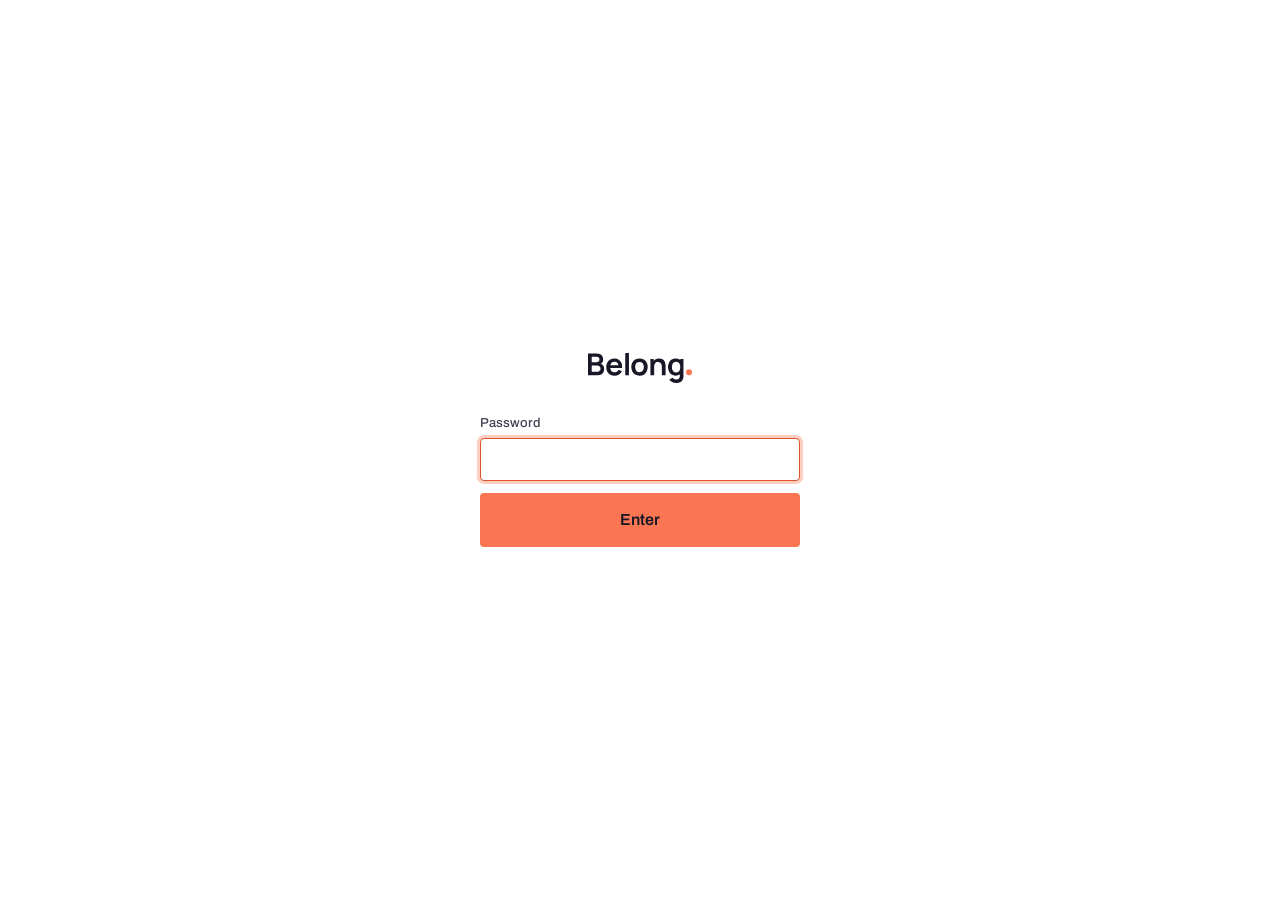
<file: index.html>
<!doctype html>
<html lang="en">
<head>
<meta charset="utf-8">
<meta name="viewport" content="width=device-width, initial-scale=1">
<title>Belong</title>
<meta name="description" content="Belong helps people find each other. Tell your AI what you're looking for, and meet the people looking for you, only when you both say yes.">
<link rel="stylesheet" href="ds/tokens.css">
<link rel="stylesheet" href="ds/belong.css">
<link rel="stylesheet" href="site.css">
<link rel="stylesheet" href="badges.css">
<link rel="icon" type="image/svg+xml" href="ds/logo/belong-icon.svg">
<link rel="apple-touch-icon" href="apple-touch-icon.png">
<meta name="robots" content="noindex">
<style>
  /* A light password gate before launch, by the owner's choice: every page asks once, then remembers in this browser.
     It only hides the page; anyone who reads the source or the plain text files gets past it. */
  html.gated body > :not(.gate) { display: none !important; }
  .gate { position: fixed; inset: 0; z-index: 100; display: grid; place-items: center; padding: var(--space-6);
    background: var(--surface-app); }
  .gate form { width: 100%; max-width: 320px; }
  .gate img { display: block; height: 30px; width: auto; margin: 0 auto var(--space-8); }
  /* The wordmark for the ground's theme (the same rule the tokens switch by): ink on light, cream on dark. */
  .gate .gate-dark { display: none; }
  :root[data-theme="dark"] .gate .gate-light { display: none; }
  :root[data-theme="dark"] .gate .gate-dark { display: block; }
  .gate .input { margin-bottom: var(--space-3); }
  .gate .text-error { margin: var(--space-3) 0 0; font: var(--text-body-s); }
</style>
<script>
  (() => {
    // SHA-256 of the password, never the password itself. Computed here rather than with crypto.subtle, which a
    // page on plain http (the local preview on a phone) doesn't have.
    const WANT = "9c000e9da53b61e498a4914c00a7e42e7b2e770b0383b2d19fe253b65764746b", KEY = "belong-gate";
    const sha256 = text => {
      const primes = [];
      for (let n = 2; primes.length < 64; n++) if (primes.every(p => n % p)) primes.push(n);
      const frac = x => ((x - Math.floor(x)) * 2 ** 32) >>> 0, rotr = (x, n) => (x >>> n) | (x << (32 - n));
      const K = primes.map(p => frac(Math.cbrt(p))), H = primes.slice(0, 8).map(p => frac(Math.sqrt(p)));
      const bytes = new TextEncoder().encode(text), len = Math.ceil((bytes.length + 9) / 64) * 64;
      const buf = new Uint8Array(len), view = new DataView(buf.buffer), w = new Array(64);
      buf.set(bytes); buf[bytes.length] = 0x80; view.setUint32(len - 4, bytes.length * 8);
      for (let at = 0; at < len; at += 64) {
        for (let i = 0; i < 64; i++) {
          if (i < 16) { w[i] = view.getUint32(at + i * 4); continue; }
          const a = w[i - 15], b = w[i - 2];
          w[i] = (w[i - 16] + (rotr(a, 7) ^ rotr(a, 18) ^ (a >>> 3)) + w[i - 7] + (rotr(b, 17) ^ rotr(b, 19) ^ (b >>> 10))) | 0;
        }
        let [a, b, c, d, e, f, g, h] = H;
        for (let i = 0; i < 64; i++) {
          const t1 = (h + (rotr(e, 6) ^ rotr(e, 11) ^ rotr(e, 25)) + ((e & f) ^ (~e & g)) + K[i] + w[i]) | 0;
          const t2 = ((rotr(a, 2) ^ rotr(a, 13) ^ rotr(a, 22)) + ((a & b) ^ (a & c) ^ (b & c))) | 0;
          h = g; g = f; f = e; e = (d + t1) | 0; d = c; c = b; b = a; a = (t1 + t2) | 0;
        }
        [a, b, c, d, e, f, g, h].forEach((v, i) => { H[i] = (H[i] + v) | 0; });
      }
      return H.map(x => (x >>> 0).toString(16).padStart(8, "0")).join("");
    };
    try { if (localStorage.getItem(KEY) === WANT) return; } catch (e) {}
    document.documentElement.classList.add("gated");
    addEventListener("DOMContentLoaded", () => {
      const gate = document.createElement("div");
      gate.className = "gate";
      gate.innerHTML = '<form><img class="gate-light" src="ds/logo/belong-wordmark-small-ink.svg" alt="Belong" width="90" height="26">' +
        '<img class="gate-dark" src="ds/logo/belong-wordmark-small-cream.svg" alt="Belong" width="90" height="26">' +
        '<label class="field-label" for="gate-password">Password</label>' +
        '<input class="input" id="gate-password" type="password" autocomplete="current-password" required>' +
        '<button type="submit" class="btn block lg">Enter</button>' +
        '<p class="text-error" role="alert" hidden>That isn\'t it.</p></form>';
      document.body.prepend(gate);
      const field = gate.querySelector("input"), wrong = gate.querySelector("p");
      field.focus();
      gate.querySelector("form").addEventListener("submit", e => {
        e.preventDefault();
        if (sha256(field.value) !== WANT) { wrong.hidden = false; field.select(); return; }
        try { localStorage.setItem(KEY, WANT); } catch (e) {}
        gate.remove();
        document.documentElement.classList.remove("gated");
      });
    });
  })();
</script>
<style>
  /* The landing page's own parts. Everything shared with the Use page is in site.css. */
  /* The hero sits in the middle of the web, on one centered column. */
  .hero { min-height: calc(100svh - 72px); display: flex; align-items: center; padding: var(--space-12) 0 var(--space-24);
    text-align: center; }
  .hero .wrap { width: 100%; }
  .hero h1 { font-size: var(--font-size-display-xl); margin: 0 auto var(--space-6); max-width: 13ch; }
  .hero .lead { font: var(--text-body-l); color: var(--text-secondary); margin: 0 auto; max-width: 38ch; }
  @media (max-width: 640px) {
    .hero { min-height: 0; padding: var(--space-16) 0; }
    .hero h1 { font-size: var(--font-size-display-l); margin-bottom: var(--space-4); }
    .hero .lead { font: var(--text-body-m); }
  }

  /* The background: a cloud of points in three dimensions, coral, periwinkle and mint, each joined to its nearest by
     faint gray lines, with pulses swelling along some of them in the lines' own gray, tapering at both ends. Drawn on
     one canvas by the script below: near points and lines larger and darker, far ones smaller and fainter, so it has
     volume. It turns slowly around its upright axis as the page scrolls, onward whichever way, easing to a stop. Fixed
     behind the whole page at half opacity, showing through the top bar too. No pause button by the owner's choice;
     with reduced motion it's drawn once, still, with no pulses. */
  /* On this page the top bar lets the web show through it (no fill, no blur) and scrolls away with the hero
     instead of staying pinned, so no text ever passes under it. */
  .site-top { position: relative; background: transparent; -webkit-backdrop-filter: none; backdrop-filter: none; }
  .web { position: fixed; inset: 0; width: 100%; height: 100%; z-index: -1; opacity: 0.5; pointer-events: none; }

  /* What makes Belong different: four cards, two by two. */
  #diff-title { text-align: center; margin-bottom: var(--space-10); }
  .diff .card { padding: var(--space-8); }
  @media (max-width: 640px) { #diff-title { margin-bottom: var(--space-6); } .diff .card { padding: var(--space-5); } }

  /* Hidden details: the words on the left, and the Belong app on a phone on the right. */
  .hidden-grid { display: grid; grid-template-columns: minmax(0, 1fr) minmax(0, 1fr); gap: var(--space-16); align-items: center; }
  @media (max-width: 760px) { .hidden-grid { grid-template-columns: 1fr; gap: var(--space-10); } }
  .hidden-grid p { color: var(--text-secondary); max-width: 44ch; margin: 0 0 var(--space-4); font: var(--text-body-l); }
  @media (max-width: 640px) { .hidden-grid p { font: var(--text-body-m); } }
  /* The ways to use Belong, one story twice on a loop. First the Belong app on a phone, drawn in the app's own
     look: the person tells their AI what they're looking for; their profile appears, the hidden age in its red band
     with the Hidden badge; matching starts; their matches come in, they pass on one and say yes to another, and both
     say yes. Then it swipes to an AI chat window, dark and in the code font, any assistant and no one's brand, using
     Belong through its connector; then back to the phone. A picture, so it's one image to screen readers. With reduced motion it rests on the phone's profile. */
  .ways { position: relative; justify-self: stretch; height: 700px; margin: 0; overflow: hidden; }
  .ways .slide { position: absolute; inset: 0; display: flex; flex-direction: column; align-items: center; justify-content: center;
    gap: 14px; padding: var(--space-6) var(--space-2); }
  /* Each way's name above its picture, swiping with it. */
  .ways .way { margin: 0; font: var(--text-body-l); line-height: 1; color: var(--text-accent); }  /* the size it had, without the paragraph's margin */
  .ways .s-ai { transform: translateX(115%); }
  /* Each example casts a hard shadow, offset down and right; it fades out as the example swipes away. */
  .ways { --cast: 10px 10px 0 color-mix(in srgb, var(--text-primary) 7%, transparent); --none: 0 0 0 transparent; }
  .ways .phone, .ways .window { box-shadow: var(--cast); }
  .ways .slide { padding-right: calc(var(--space-2) + 10px); }
  .phone { width: 300px; max-width: 100%; margin: 0; border: 9px solid var(--surface-inverse);
    border-radius: 44px; overflow: hidden; background: var(--surface-card); }
  .phone .bar { display: flex; align-items: center; justify-content: space-between; padding: 10px var(--space-5) 0;
    font: var(--text-caption); font-weight: 600; }
  .phone .bar .notch { width: 84px; height: 22px; border-radius: var(--radius-pill); background: var(--surface-inverse); }
  .phone .top { display: flex; align-items: center; gap: var(--space-2); padding: var(--space-3) var(--space-4);
    border-bottom: 1px solid var(--border-subtle); }
  .phone .top img { height: 17px; width: auto; margin-right: auto; }
  .phone .top svg { width: 18px; height: 18px; color: var(--text-primary); }
  .phone .screen { position: relative; height: 500px; overflow: hidden; }
  .phone .chat, .phone .profile { position: absolute; left: 0; right: 0; }
  .phone .chat { inset: 0; padding: var(--space-4); display: flex; flex-direction: column; gap: var(--space-2); }
  .phone .chat .eyebrow { margin-bottom: var(--space-2); color: var(--text-tertiary); }
  .ways .msg { max-width: 85%; margin: 0; padding: var(--space-2) var(--space-3); border-radius: 18px; font: var(--text-body-s); }
  .ways .msg.me { align-self: flex-end; background: var(--surface-raised); border-bottom-right-radius: var(--radius-sm); }
  .ways .msg.ai { align-self: flex-start; background: var(--accent-ai-muted); border-bottom-left-radius: var(--radius-sm); }
  .phone .turn { display: grid; justify-items: start; }
  .phone .turn > * { grid-area: 1 / 1; align-self: start; }
  .ways .typing { display: inline-flex; gap: 4px; padding: var(--space-3); }
  .ways .typing i { width: 6px; height: 6px; border-radius: 50%; background: var(--accent-ai); }
  .phone .making { align-self: flex-start; font: var(--text-caption); color: var(--text-ai); }
  .phone .profile { inset: 0; background: var(--phone-bg); }
  .phone .hello { background: var(--surface-card); padding: var(--space-4); }
  .phone .hello-head { display: flex; align-items: center; gap: var(--space-3); }
  .phone .mono { width: 40px; height: 40px; border-radius: var(--radius-md); background: var(--part-bg); color: var(--text-secondary);
    display: inline-flex; align-items: center; justify-content: center; font-family: var(--font-display); font-weight: 700; font-size: 18px; }
  .phone .name { margin: 0; font-family: var(--font-display); font-weight: 600; font-size: 21px; line-height: 1.15; }
  .phone .words { margin: var(--space-3) 0 0; font-family: var(--font-display); font-weight: 500; font-size: 15px; line-height: 1.7; }
  .phone .word { background: var(--part-bg); border-bottom: 2px solid var(--border-strong); border-radius: var(--radius-sm); padding: 1px 4px;
    -webkit-box-decoration-break: clone; box-decoration-break: clone; }
  .ways .facts { padding: var(--space-3) var(--space-4); display: grid; gap: var(--space-2); }
  .ways .fact { display: grid; grid-template-columns: 76px 1fr; gap: var(--space-2); font: var(--text-body-s); }
  .ways .fact .label { color: var(--text-tertiary); }
  .phone .hidden-band { padding: var(--space-3) var(--space-4);
    background: linear-gradient(var(--accent-error-muted), var(--accent-error-muted)), var(--surface-card); }
  .phone .hidden-band .head { display: flex; justify-content: space-between; align-items: center; }
  .phone .hidden-band .body-s { margin-top: var(--space-1); }
  .phone .hidden-note { display: block; margin-top: var(--space-1); }
  .phone .live { display: flex; align-items: center; gap: var(--space-2); padding: var(--space-3) var(--space-4); font: var(--text-caption);
    color: var(--text-secondary); }
  .phone .peek { position: absolute; left: 0; right: 0; bottom: 0; background: var(--surface-card); border-top: 1px solid var(--border-default);
    border-radius: var(--radius-lg) var(--radius-lg) 0 0; padding: var(--space-3) var(--space-4) var(--space-5); }
  .phone .peek .handle { display: block; width: 32px; height: 4px; margin: 0 auto var(--space-3); border-radius: var(--radius-pill);
    background: var(--border-strong); }
  .phone .peek .slot { display: grid; }
  .phone .peek .msg { grid-area: 1 / 1; max-width: none; }
  /* The app's matches: a screen that slides in over the profile, with the phone's tab bar. */
  .phone .matches { position: absolute; inset: 0; display: flex; flex-direction: column; background: var(--phone-bg);
    transform: translateX(100%); }
  .phone .list { flex: 1; min-height: 0; overflow: hidden; padding: var(--space-3) var(--space-4); }
  .phone .list .eyebrow { color: var(--text-tertiary); margin-bottom: var(--space-1); }
  .ways .grow { display: grid; grid-template-rows: 1fr; }
  .ways .grow > div { overflow: hidden; min-height: 0; }
  .phone .mcard { margin-top: var(--space-2); padding: var(--space-3); background: var(--surface-card); border: 1px solid var(--border-default);
    border-radius: var(--radius-md); display: grid; gap: var(--space-1); }
  .phone .mcard .fact { grid-template-columns: 70px 1fr; font: var(--text-caption); }
  .phone .mcard .why { margin: 2px 0 0; font: var(--text-caption); color: var(--text-secondary); }
  .phone .mcard .end { display: grid; margin-top: var(--space-2); min-height: 30px; }
  .phone .mcard .end > * { grid-area: 1 / 1; align-self: center; }
  .phone .mcard .btns { display: flex; gap: var(--space-2); }
  .phone .mcard .btns .btn { flex: 1; justify-content: center; }
  .phone .mcard .note { margin: 0; font: var(--text-caption); }
  .phone .btn { position: relative; }
  .phone .ring { position: absolute; inset: -3px; border: 2px solid var(--border-accent); border-radius: inherit; opacity: 0; }
  .phone .tabbar { display: grid; grid-template-columns: 1fr 1fr; border-top: 1px solid var(--border-subtle); background: var(--phone-bg); }
  .phone .tabbar span { padding: var(--space-3) 0 var(--space-4); text-align: center; font-family: var(--font-display); font-weight: 700;
    font-size: 15px; color: var(--text-tertiary); }
  .phone .tabbar span + span { border-left: 1px solid var(--border-subtle); }
  .phone .tabbar .on { color: var(--text-primary); background: linear-gradient(var(--accent-muted), transparent 70%); box-shadow: inset 0 2px var(--border-accent); }
  /* The windows: a desktop app's frame, its title in the middle; the conversation pushed up from the bottom as it grows. */
  .ways .window { width: 100%; max-width: 440px; height: 520px; display: flex; flex-direction: column; overflow: hidden;
    background: var(--surface-card); border: 1px solid var(--border-default); border-radius: var(--radius-lg); }
  .ways .chrome { position: relative; display: flex; align-items: center; justify-content: center; gap: var(--space-2); padding: var(--space-3);
    border-bottom: 1px solid var(--border-subtle); font: var(--text-body-s); font-weight: 600; }
  .ways .chrome .lights { position: absolute; left: var(--space-3); display: flex; gap: 6px; }
  .ways .chrome .lights i { width: 10px; height: 10px; border-radius: 50%; background: var(--part-bg); }
  .ways .chrome .spark { width: 10px; height: 10px; border-radius: 50%; background: var(--text-primary); }
  .ways .convo { flex: 1; min-height: 0; display: flex; flex-direction: column; justify-content: flex-end; padding: 0 var(--space-4) var(--space-2); overflow: hidden; }
  .ways .convo .grow > div { padding-top: var(--space-3); display: flex; flex-direction: column; }
  .ways .said { margin: 0; font: var(--text-body-s); }
  .ways .uses { align-self: flex-start; display: inline-flex; align-items: center; gap: var(--space-2); padding: 4px var(--space-3);
    border-radius: var(--radius-pill); background: var(--accent-ai-muted); color: var(--text-ai); font: var(--text-caption); }
  .ways .uses img { height: 11px; width: auto; }
  .ways .uses + .said { margin-top: var(--space-2); }
  .ways .card { margin-top: var(--space-2); padding: var(--space-3); border: 1px solid var(--border-default); border-radius: var(--radius-md);
    display: grid; gap: var(--space-1); background: var(--surface-card); }
  .ways .card .head { display: flex; justify-content: space-between; align-items: center; }
  .ways .card .fact { grid-template-columns: 68px 1fr; font: var(--text-caption); }
  /* The AI window: dark, in the code font, so it reads as a different place from the phone. */
  .ways .dark { background: var(--surface-inverse); color: var(--text-inverse); border-color: var(--surface-inverse); }
  .ways .dark, .ways .dark .said, .ways .dark .msg, .ways .dark .chrome, .ways .dark .box, .ways .dark .uses, .ways .dark .label { font-family: var(--font-mono); }
  .ways .dark .chrome { border-bottom-color: color-mix(in srgb, var(--text-inverse) 12%, transparent); }
  .ways .dark .chrome .lights i { background: color-mix(in srgb, var(--text-inverse) 25%, transparent); }
  .ways .dark .chrome .spark { background: var(--accent-ai); }
  .ways .dark .said, .ways .dark .card { color: var(--text-inverse); }
  .ways .dark .msg.me { background: color-mix(in srgb, var(--text-inverse) 12%, transparent); color: var(--text-inverse); }
  .ways .dark .uses { background: transparent; border: 1px solid var(--accent-ai); color: var(--accent-ai); }
  .ways .dark .card { background: color-mix(in srgb, var(--text-inverse) 6%, transparent); border-color: color-mix(in srgb, var(--text-inverse) 18%, transparent); }
  .ways .dark .label { color: color-mix(in srgb, var(--text-inverse) 65%, transparent); }
  .ways .dark .box { border-color: color-mix(in srgb, var(--text-inverse) 22%, transparent); color: color-mix(in srgb, var(--text-inverse) 55%, transparent); }
  .ways .box { margin: var(--space-2) var(--space-4) var(--space-4); padding: var(--space-2) var(--space-4); border: 1px solid var(--border-default);
    border-radius: var(--radius-pill); font: var(--text-body-s); color: var(--text-tertiary); }
  /* At rest (and with reduced motion): the phone's profile and its AI's latest message; the rest away. */
  .ways .pk1 { opacity: 0; }
  @media (prefers-reduced-motion: no-preference) {
    @keyframes s-phone { 0.0% { transform: none; opacity: 1; } 60.97% { transform: none; opacity: 1; } 63.42% { transform: translateX(-115%); opacity: 1; } 63.66% { transform: translateX(-115%); opacity: 0; } 97.32% { transform: translateX(115%); opacity: 0; } 97.56% { transform: translateX(115%); opacity: 1; } 100.0% { transform: none; opacity: 1; } }
    .ways .s-phone { animation: s-phone 41s cubic-bezier(0.33, 1, 0.68, 1) infinite; }
    @keyframes s-ai { 0.0% { transform: translateX(115%); } 60.97% { transform: translateX(115%); } 63.42% { transform: none; } 97.56% { transform: none; } 99.99% { transform: translateX(-115%); } }
    .ways .s-ai { animation: s-ai 41s cubic-bezier(0.33, 1, 0.68, 1) infinite; }
    @keyframes say1 { 0.0% { opacity: 0; transform: translateY(6px); } 1.22% { opacity: 0; transform: translateY(6px); } 2.2% { opacity: 1; transform: none; } 80.49% { opacity: 1; transform: none; } 81.46% { opacity: 0; transform: none; } 100.0% { opacity: 0; transform: none; } }
    .ways .say1 { animation: say1 41s var(--ease-standard) infinite; }
    @keyframes typing1 { 0.0% { opacity: 0; transform: translateY(6px); } 4.38% { opacity: 0; transform: translateY(6px); } 5.37% { opacity: 1; transform: none; } 8.54% { opacity: 1; transform: none; } 9.51% { opacity: 0; transform: none; } 100.0% { opacity: 0; transform: none; } }
    .ways .typing1 { animation: typing1 41s var(--ease-standard) infinite; }
    @keyframes ask { 0.0% { opacity: 0; transform: translateY(6px); } 8.78% { opacity: 0; transform: translateY(6px); } 9.75% { opacity: 1; transform: none; } 80.49% { opacity: 1; transform: none; } 81.46% { opacity: 0; transform: none; } 100.0% { opacity: 0; transform: none; } }
    .ways .ask { animation: ask 41s var(--ease-standard) infinite; }
    @keyframes say2 { 0.0% { opacity: 0; transform: translateY(6px); } 14.15% { opacity: 0; transform: translateY(6px); } 15.12% { opacity: 1; transform: none; } 80.49% { opacity: 1; transform: none; } 81.46% { opacity: 0; transform: none; } 100.0% { opacity: 0; transform: none; } }
    .ways .say2 { animation: say2 41s var(--ease-standard) infinite; }
    @keyframes making { 0.0% { opacity: 0; transform: translateY(6px); } 17.32% { opacity: 0; transform: translateY(6px); } 18.29% { opacity: 1; transform: none; } 22.44% { opacity: 1; transform: none; } 23.41% { opacity: 0; transform: none; } 100.0% { opacity: 0; transform: none; } }
    .ways .making { animation: making 41s var(--ease-standard) infinite; }
    @keyframes profile { 0.0% { transform: translateY(100%); } 22.93% { transform: translateY(100%); } 24.87% { transform: none; } 80.49% { transform: none; } 81.71% { transform: translateY(100%); } 100.0% { transform: translateY(100%); } }
    .ways .profile { animation: profile 41s var(--ease-standard) infinite; }
    @keyframes pk1 { 0.0% { opacity: 0; transform: translateY(6px); } 25.86% { opacity: 0; transform: translateY(6px); } 26.83% { opacity: 1; transform: none; } 31.7% { opacity: 1; transform: none; } 32.68% { opacity: 0; transform: none; } 100.0% { opacity: 0; transform: none; } }
    .ways .pk1 { animation: pk1 41s var(--ease-standard) infinite; }
    @keyframes pk2 { 0.0% { opacity: 0; transform: translateY(6px); } 31.7% { opacity: 0; transform: translateY(6px); } 32.68% { opacity: 1; transform: none; } 80.49% { opacity: 1; transform: none; } 81.46% { opacity: 0; transform: none; } 100.0% { opacity: 0; transform: none; } }
    .ways .pk2 { animation: pk2 41s var(--ease-standard) infinite; }
    @keyframes matches { 0.0% { transform: translateX(100%); } 35.61% { transform: translateX(100%); } 37.56% { transform: none; } 80.49% { transform: none; } 81.71% { transform: translateX(100%); } 100.0% { transform: translateX(100%); } }
    .ways .matches { animation: matches 41s var(--ease-standard) infinite; }
    @keyframes mA { 0.0% { grid-template-rows: 0fr; opacity: 0; } 37.81% { grid-template-rows: 0fr; opacity: 0; } 39.02% { grid-template-rows: 1fr; opacity: 1; } 100.0% { grid-template-rows: 1fr; opacity: 1; } }
    .ways .mA { animation: mA 41s var(--ease-standard) infinite; }
    @keyframes mB { 0.0% { grid-template-rows: 0fr; opacity: 0; } 39.76% { grid-template-rows: 0fr; opacity: 0; } 40.98% { grid-template-rows: 1fr; opacity: 1; } 47.07% { grid-template-rows: 1fr; opacity: 1; } 48.3% { grid-template-rows: 0fr; opacity: 0; } 100.0% { grid-template-rows: 0fr; opacity: 0; } }
    .ways .mB { animation: mB 41s var(--ease-standard) infinite; }
    @keyframes mC { 0.0% { grid-template-rows: 0fr; opacity: 0; } 41.71% { grid-template-rows: 0fr; opacity: 0; } 42.93% { grid-template-rows: 1fr; opacity: 1; } 100.0% { grid-template-rows: 1fr; opacity: 1; } }
    .ways .mC { animation: mC 41s var(--ease-standard) infinite; }
    @keyframes noB { 0.0% { opacity: 0; transform: translateY(6px); } 44.39% { opacity: 0; transform: translateY(6px); } 45.36% { opacity: 1; transform: none; } 47.07% { opacity: 1; transform: none; } 48.05% { opacity: 0; transform: none; } 100.0% { opacity: 0; transform: none; } }
    .ways .noB { animation: noB 41s var(--ease-standard) infinite; }
    @keyframes yesA { 0.0% { opacity: 0; transform: translateY(6px); } 48.3% { opacity: 0; transform: translateY(6px); } 49.27% { opacity: 1; transform: none; } 50.97% { opacity: 1; transform: none; } 51.96% { opacity: 0; transform: none; } 100.0% { opacity: 0; transform: none; } }
    .ways .yesA { animation: yesA 41s var(--ease-standard) infinite; }
    @keyframes sentA { 0.0% { opacity: 0; transform: translateY(6px); } 50.48% { opacity: 0; transform: translateY(6px); } 51.47% { opacity: 1; transform: none; } 55.13% { opacity: 1; transform: none; } 56.1% { opacity: 0; transform: none; } 100.0% { opacity: 0; transform: none; } }
    .ways .sentA { animation: sentA 41s var(--ease-standard) infinite; }
    @keyframes bothA { 0.0% { opacity: 0; transform: translateY(6px); } 55.13% { opacity: 0; transform: translateY(6px); } 56.1% { opacity: 1; transform: none; } 80.49% { opacity: 1; transform: none; } 81.46% { opacity: 0; transform: none; } 100.0% { opacity: 0; transform: none; } }
    .ways .bothA { animation: bothA 41s var(--ease-standard) infinite; }
    @keyframes btnsA { 0.0% { opacity: 0; transform: translateY(6px); } 38.05% { opacity: 0; transform: translateY(6px); } 39.02% { opacity: 1; transform: none; } 50.25% { opacity: 1; transform: none; } 51.22% { opacity: 0; transform: none; } 100.0% { opacity: 0; transform: none; } }
    .ways .btnsA { animation: btnsA 41s var(--ease-standard) infinite; }
    @keyframes btnsC { 0.0% { opacity: 0; transform: translateY(6px); } 41.95% { opacity: 0; transform: translateY(6px); } 42.93% { opacity: 1; transform: none; } 80.49% { opacity: 1; transform: none; } 81.46% { opacity: 0; transform: none; } 100.0% { opacity: 0; transform: none; } }
    .ways .btnsC { animation: btnsC 41s var(--ease-standard) infinite; }
    @keyframes a1 { 0.0% { grid-template-rows: 0fr; opacity: 0; } 64.63% { grid-template-rows: 0fr; opacity: 0; } 65.85% { grid-template-rows: 1fr; opacity: 1; } 100.0% { grid-template-rows: 1fr; opacity: 1; } }
    .ways .a1 { animation: a1 41s var(--ease-standard) infinite; }
    @keyframes a2 { 0.0% { grid-template-rows: 0fr; opacity: 0; } 67.56% { grid-template-rows: 0fr; opacity: 0; } 68.78% { grid-template-rows: 1fr; opacity: 1; } 71.71% { grid-template-rows: 1fr; opacity: 1; } 72.92% { grid-template-rows: 0fr; opacity: 0; } 100.0% { grid-template-rows: 0fr; opacity: 0; } }
    .ways .a2 { animation: a2 41s var(--ease-standard) infinite; }
    @keyframes a3 { 0.0% { grid-template-rows: 0fr; opacity: 0; } 70.97% { grid-template-rows: 0fr; opacity: 0; } 72.2% { grid-template-rows: 1fr; opacity: 1; } 100.0% { grid-template-rows: 1fr; opacity: 1; } }
    .ways .a3 { animation: a3 41s var(--ease-standard) infinite; }
    @keyframes a4 { 0.0% { grid-template-rows: 0fr; opacity: 0; } 77.8% { grid-template-rows: 0fr; opacity: 0; } 79.03% { grid-template-rows: 1fr; opacity: 1; } 100.0% { grid-template-rows: 1fr; opacity: 1; } }
    .ways .a4 { animation: a4 41s var(--ease-standard) infinite; }
    @keyframes a5 { 0.0% { grid-template-rows: 0fr; opacity: 0; } 80.74% { grid-template-rows: 0fr; opacity: 0; } 81.95% { grid-template-rows: 1fr; opacity: 1; } 100.0% { grid-template-rows: 1fr; opacity: 1; } }
    .ways .a5 { animation: a5 41s var(--ease-standard) infinite; }
    @keyframes a6 { 0.0% { grid-template-rows: 0fr; opacity: 0; } 86.58% { grid-template-rows: 0fr; opacity: 0; } 87.81% { grid-template-rows: 1fr; opacity: 1; } 100.0% { grid-template-rows: 1fr; opacity: 1; } }
    .ways .a6 { animation: a6 41s var(--ease-standard) infinite; }
    @keyframes a7 { 0.0% { grid-template-rows: 0fr; opacity: 0; } 89.52% { grid-template-rows: 0fr; opacity: 0; } 90.73% { grid-template-rows: 1fr; opacity: 1; } 100.0% { grid-template-rows: 1fr; opacity: 1; } }
    .ways .a7 { animation: a7 41s var(--ease-standard) infinite; }
    @keyframes cast-phone { 0.0% { box-shadow: var(--cast); } 60.97% { box-shadow: var(--cast); } 62.43% { box-shadow: var(--none); } 98.54% { box-shadow: var(--none); } 100.0% { box-shadow: var(--cast); } }
    .ways .s-phone .phone { animation: cast-phone 41s var(--ease-standard) infinite; }
    @keyframes cast-ai { 0.0% { box-shadow: var(--none); } 61.96% { box-shadow: var(--none); } 63.42% { box-shadow: var(--cast); } 97.56% { box-shadow: var(--cast); } 99.02% { box-shadow: var(--none); } 100.0% { box-shadow: var(--none); } }
    .ways .s-ai .window { animation: cast-ai 41s var(--ease-standard) infinite; }
    @keyframes blink { 0%, 100% { opacity: .3; } 50% { opacity: 1; } }
    .ways .typing i, .ways .busy { animation: blink 1s ease-in-out infinite; }
    .ways .typing i:nth-child(2) { animation-delay: .2s; } .ways .typing i:nth-child(3) { animation-delay: .4s; }
  }


  /* On this page the gray band, the palette's lightest gray at 40% strength, multiplies over the web, like ink on
     paper: the web stays fully visible through it, only tinted. The gray sits on a layer of its own behind the band's
     content, so
     the cards keep their own color, and it fades in and out over the band's top and bottom padding, so it has no hard
     edge. In the dark theme the band is the raised surface screened over the web instead, like light on a dark page. */
  .band { position: relative; background: none; --band-tint: var(--sf-char-100); --band-blend: multiply;
    --diff-tint: color-mix(in srgb, var(--text-primary) 55%, var(--surface-app)); }
  :root[data-theme="dark"] .band { --band-tint: var(--surface-raised); --band-blend: screen; --diff-tint: var(--surface-raised); }
  .band::before { content: ""; position: absolute; inset: 0; z-index: -1; background: var(--band-tint);
    mix-blend-mode: var(--band-blend); opacity: 0.4;
    -webkit-mask-image: linear-gradient(transparent, black 30px, black calc(100% - var(--space-24)), transparent);
    mask-image: linear-gradient(transparent, black 30px, black calc(100% - var(--space-24)), transparent); }
  /* What makes Belong different sits on a mid gray instead: ink thinned with the ground, multiplied over the web so it
     shows as darker lines, with hard edges and a heading in the inverse text color (in the dark theme, the raised
     surface screened over the web, lighter than the ground). A filled band reads tighter, so its padding is smaller. */
  #different.band::before { background: var(--diff-tint);
    mix-blend-mode: var(--band-blend); opacity: 1; -webkit-mask-image: none; mask-image: none; }
  #different #diff-title { color: var(--text-inverse); }
  #different { padding: var(--space-16) 0; }
  @media (max-width: 640px) { #different { padding: var(--space-12) 0; } }
  /* Every section below it sits on a faint ink tint that lightly blurs the web behind it. */
  #different ~ .section { position: relative; }
  #different ~ .section::before { content: ""; position: absolute; inset: 0; z-index: -1;
    background: color-mix(in srgb, var(--text-primary) 4%, transparent);
    -webkit-backdrop-filter: blur(4px); backdrop-filter: blur(4px); }
  .hidden-grid .actions { margin-top: var(--space-6); }
  /* Arrows under the examples, to step to the one before or after; the loop carries on from there. */
  .ways-stage { min-width: 0; }
  .ways-nav { display: flex; justify-content: center; gap: var(--space-2); margin-top: calc(-1 * var(--space-4)); }
  /* With reduced motion nothing plays: the arrows show each example still, as it ends. */
  @media (prefers-reduced-motion: reduce) {
    .ways[data-way="1"] .s-phone { transform: translateX(-115%); }
    .ways[data-way="1"] .s-ai { transform: none; }
  }
</style>
<meta name="belong-app" content="https://app.belong.one">
</head>
<body>
<canvas class="web" aria-hidden="true"></canvas>
<script>
  /* The background web, drawn here from a fixed seed so it's the same on every visit. Points fill a volume, at least
     GAP apart; each is joined to its three nearest within reach; about half the lines carry a pulse. Every frame the
     cloud is turned (around its upright axis by how far the page has scrolled, either way, and a slow drift), then drawn in
     perspective, nearer things larger and darker. The turning follows the scroll with some ease. With reduced motion
     it's drawn once, still, and again only if the window changes size. */
  (() => {
    const canvas = document.querySelector(".web"), ctx = canvas.getContext("2d");
    const still = matchMedia("(prefers-reduced-motion: reduce)").matches;
    let seed = 7;
    const rand = () => {  // mulberry32: small, seeded, the same everywhere
      seed = (seed + 0x6D2B79F5) | 0;
      let t = Math.imul(seed ^ (seed >>> 15), 1 | seed);
      t = (t + Math.imul(t ^ (t >>> 7), 61 | t)) ^ t;
      return ((t ^ (t >>> 14)) >>> 0) / 4294967296;
    };
    const between = (a, b) => a + rand() * (b - a);
    // The colors come from the tokens, read again whenever the system's theme changes (the ink is light on the dark theme).
    const token = n => getComputedStyle(document.documentElement).getPropertyValue(n).trim();
    let INK, COLORS;
    const colors = () => { INK = token("--text-primary"); COLORS = ["--accent-default", "--accent-ai", "--accent-olive"].map(token); };
    colors();

    // The cloud, in units of half the screen's longer side: a wide, deep box around the middle.
    const X = 1.7, Y = 1.15, Z = 1.7, GAP = 0.3, pts = [];
    for (let i = 0; i < 20000 && pts.length < 900; i++) {
      const p = { x: between(-X, X), y: between(-Y, Y), z: between(-Z, Z), c: Math.floor(rand() * 3), r: between(0.8, 1.2) };
      if (pts.every(q => Math.hypot(q.x - p.x, q.y - p.y, q.z - p.z) > GAP)) pts.push(p);
    }
    const edges = [], seen = new Set();
    pts.forEach((a, i) => {
      pts.map((b, j) => [Math.hypot(a.x - b.x, a.y - b.y, a.z - b.z), j]).sort((p, q) => p[0] - q[0]).slice(1, 4).forEach(([d, j]) => {
        const k = Math.min(i, j) + "-" + Math.max(i, j);
        if (d < GAP * 2.2 && !seen.has(k)) {
          seen.add(k);
          const flip = rand() < 0.5, period = d * 9 + between(1.5, 4.5);
          edges.push({ a: flip ? j : i, b: flip ? i : j, pulse: rand() < 0.5, period, phase: between(0, period) });
        }
      });
    });

    const F = 2.9;  // the camera's distance from the middle of the cloud
    let w, h, unit, dpr, scrolled = 0, goal = 0;
    const size = () => {
      dpr = Math.min(devicePixelRatio || 1, 2);
      w = innerWidth; h = innerHeight; unit = Math.max(w, h) / 2;
      canvas.width = Math.round(w * dpr); canvas.height = Math.round(h * dpr);
      ctx.setTransform(dpr, 0, 0, dpr, 0, 0);
    };
    const draw = time => {
      const yaw = 0.5 + scrolled * 0.4 + (still ? 0 : time * 0.00001), pitch = 0.22;
      const cy = Math.cos(yaw), sy = Math.sin(yaw), cp = Math.cos(pitch), sp = Math.sin(pitch);
      const near = F - Z, far = F + Z;
      const at = pts.map(p => {
        const x = p.x * cy + p.z * sy, z1 = -p.x * sy + p.z * cy;
        const y = p.y * cp - z1 * sp, z = p.y * sp + z1 * cp;
        const d = F + z, s = F / Math.max(d, 0.2);
        return { x: w / 2 + x * s * unit, y: h / 2 + y * s * unit, s, k: Math.min(1, Math.max(0, (far - d) / (far - near))), ok: d > 0.35 };
      });
      ctx.clearRect(0, 0, w, h);
      ctx.strokeStyle = ctx.fillStyle = INK;
      for (const e of edges) {
        const a = at[e.a], b = at[e.b];
        if (!a.ok || !b.ok) continue;
        const k = (a.k + b.k) / 2;
        ctx.globalAlpha = 0.05 + 0.3 * k * k;
        ctx.lineWidth = 0.4 + 1.4 * k;
        ctx.beginPath(); ctx.moveTo(a.x, a.y); ctx.lineTo(b.x, b.y); ctx.stroke();
        if (still || !e.pulse) continue;
        // A pulse: the line swells, thickest in the middle and tapering to nothing, travels along it, then rests.
        const u = ((time / 1000 + e.phase) % e.period) / (e.period * 0.6);
        if (u >= 1) continue;
        const dx = b.x - a.x, dy = b.y - a.y, len = Math.hypot(dx, dy);
        if (len < 4) continue;
        const ux = dx / len, uy = dy / len, mx = a.x + dx * u, my = a.y + dy * u;
        const half = Math.min(36, Math.max(6, len * 0.12)) * (0.6 + 0.6 * k), wide = (1 + 3 * k) * 2;
        ctx.globalAlpha = (0.08 + 0.4 * k * k) * Math.sin(Math.PI * u);
        ctx.beginPath();
        ctx.moveTo(mx - ux * half, my - uy * half);
        ctx.quadraticCurveTo(mx - uy * wide, my + ux * wide, mx + ux * half, my + uy * half);
        ctx.quadraticCurveTo(mx + uy * wide, my - ux * wide, mx - ux * half, my - uy * half);
        ctx.fill();
      }
      pts.forEach((p, i) => {
        const q = at[i];
        if (!q.ok) return;
        ctx.globalAlpha = 0.25 + 0.75 * q.k;
        ctx.fillStyle = COLORS[p.c];
        ctx.beginPath(); ctx.arc(q.x, q.y, Math.min(9, (1 + 2.6 * q.k) * p.r * q.s), 0, 2 * Math.PI); ctx.fill();
      });
      ctx.globalAlpha = 1;
    };
    size();
    addEventListener("resize", () => { size(); if (still) draw(0); });
    if (still) { draw(0); return; }
    // The cloud turns by how far the page has scrolled, either way, so scrolling back up keeps it turning onward.
    let last = scrollY;
    addEventListener("scroll", () => {
      const room = document.documentElement.scrollHeight - innerHeight;
      if (room > 0) goal += Math.abs(scrollY - last) / room;
      last = scrollY;
    }, { passive: true });
    const frame = time => {
      scrolled += (goal - scrolled) * 0.06;
      draw(time);
      requestAnimationFrame(frame);
    };
    requestAnimationFrame(frame);
  })();
</script>
<header class="site-top">
  <div class="wrap">
    <a class="logo" href="./"><img src="ds/logo/belong-wordmark-small-ink.svg" alt="Belong" class="on-light" width="90" height="26"><img src="ds/logo/belong-wordmark-small-cream.svg" alt="Belong" class="on-dark" width="90" height="26"></a>
    <nav aria-label="Site">
      <a href="use.html">Usage</a>
      <a href="signin.html" id="nav-signin">Sign in</a>
    </nav>
  </div>
</header>

<main>
  <section class="hero" aria-labelledby="hero-title">
    <div class="wrap">
      <div class="rise">
        <h1 id="hero-title" class="display-xl">Meet the people looking for <span class="drop-coral">you</span></h1>
        <p class="lead">What are you looking for? Belong finds close matches, and you meet only when you both say yes.</p>
      </div>
    </div>
  </section>

  <section id="different" class="section band" aria-labelledby="diff-title">
    <div class="wrap">
      <h2 id="diff-title" class="display-m">What makes Belong different</h2>
      <div class="diff grid two">
        <div class="card">
          <h3>Matched both ways</h3>
          <p>You only meet people who are looking for someone like you, and who are what you're looking for.</p>
        </div>
        
        <div class="card">
          <h3>No cold messages</h3>
          <p>Nobody can message you before you both say yes, and nobody is ever told who said no.</p>
        </div>
        <div class="card">
          <h3>Seen only by your matches</h3>
          <p>There are no profiles to scroll and nobody can look you up. Your listing only reaches the people it fits.</p>
        </div>
      </div>
    </div>
  </section>

  <section class="section ways-section" aria-labelledby="use-title">
    <div class="wrap hidden-grid">
      <div>
        <h2 id="use-title" class="display-m">Belong your way</h2>
        <p>Use the Belong app, or ask the AI you already use. It's the same Belong wherever you are: the same listing, the same matches, the same yes on both sides.</p>
        <p>Your AI drafts your listing, and you choose what's shown. Hidden details still help find the right people, and are never shown to anyone you match with or to any app.</p>
        <p>Belong runs the matching, so it can see what it holds. It keeps as little as it can.</p>
        <div class="actions"><a class="btn lg secondary" href="use.html">Ways to Belong</a></div>
      </div>
      <div class="ways-stage">
      <figure class="ways" role="img" aria-label="Two ways to use Belong, on a loop. Belong App: on a phone, a person tells their AI they're looking for a technical co-founder for a health-tech company in Berlin and keeps their age for matching only; their profile appears with the age hidden, used for matching and never shown; three matches come in; they pass on one and say yes to another; once both say yes they're introduced. Then Belong through LLM: in a chat with their own LLM, it uses Belong to file the same listing with the age hidden, finds the matches and says yes for them.">
        <div class="slide s-phone" aria-hidden="true"><p class="eyebrow way">Belong App</p><div class="phone">
        <div class="bar"><span>9:41</span><span class="notch"></span><span>100%</span></div>
        <div class="top">
          <img src="ds/logo/belong-wordmark-small-ink.svg" alt="" class="on-light" width="59" height="17"><img src="ds/logo/belong-wordmark-small-cream.svg" alt="" class="on-dark" width="59" height="17">
          <svg viewBox="0 0 24 24" fill="none" stroke="currentColor" stroke-width="2" stroke-linecap="round" stroke-linejoin="round"><path d="M3 10.5 12 3l9 7.5V20a1 1 0 0 1-1 1h-5v-6H9v6H4a1 1 0 0 1-1-1z"/></svg>
          <svg viewBox="0 0 24 24" fill="none" stroke="currentColor" stroke-width="2" stroke-linecap="round"><path d="M5 7h14M5 12h14M5 17h14"/></svg>
        </div>
        <div class="screen">
          <div class="chat">
            <p class="eyebrow">New listing</p>
            <p class="msg me say1">I'm looking for a technical co-founder for a health-tech company, in person in Berlin.</p>
            <div class="turn"><p class="msg ai typing typing1"><i></i><i></i><i></i></p>
              <p class="msg ai ask">Got it. Should your age be shown, or used only for matching?</p></div>
            <p class="msg me say2">Only for matching.</p>
            <p class="making">Putting your profile together</p>
          </div>
          <div class="profile">
            <div class="hello">
              <div class="hello-head"><span class="mono">J</span><p class="name">Hi, I'm <span class="drop-coral">Jo</span>.</p></div>
              <p class="words">I'm looking for <span class="word">a technical co-founder</span> for <span class="word">a health-tech company</span>, <span class="word">in person</span> in <span class="word">Berlin</span>.</p>
            </div>
            <div class="facts">
              <div class="fact"><span class="label">Looking for</span><span>Co-founder</span></div>
              <div class="fact"><span class="label">Where</span><span>Berlin, in person</span></div>
            </div>
            <div class="hidden-band">
              <div class="head"><span class="label">Only you can see this</span><span class="badge ai">Hidden</span></div>
              <div class="body-s">Age: 50 to 54</div>
              <span class="hidden-note">Used for matching, never shown</span>
            </div>
            <div class="live"><span class="badge olive">Matching</span> Live now</div>
            <div class="peek"><span class="handle"></span>
              <div class="slot"><p class="msg ai pk1">You're live. I'll tell you when someone fits.</p>
                <p class="msg ai pk2">Three people match so far. Have a look when you're ready.</p></div></div>
          </div>
          <div class="matches">
            <div class="list">
              <p class="eyebrow">Your matches</p>
              <div class="grow mA"><div><div class="mcard">
                <div class="fact"><span class="label">Looking for</span><span>A co-founder to start a health app</span></div>
                <div class="fact"><span class="label">Where</span><span>Berlin, in person</span></div>
                <p class="why">You both want to start a health-tech company in Berlin.</p>
                <div class="end"><div class="btns btnsA"><span class="btn secondary sm">Not now</span><span class="btn sm">Yes<i class="ring yesA"></i></span></div>
                  <p class="note sentA">You said yes. Waiting for them.</p>
                  <p class="note bothA"><span class="badge ai">Introduced</span> You both said yes.</p></div></div></div></div>
              <div class="grow mB"><div><div class="mcard">
                <div class="fact"><span class="label">Looking for</span><span>A designer for a fitness app</span></div>
                <div class="fact"><span class="label">Where</span><span>Berlin, remote</span></div>
                <p class="why">You're both building in health, in Berlin.</p>
                <div class="end"><div class="btns"><span class="btn secondary sm">Not now<i class="ring noB"></i></span><span class="btn sm">Yes</span></div></div></div></div></div>
              <div class="grow mC"><div><div class="mcard">
                <div class="fact"><span class="label">Looking for</span><span>A technical partner for a clinic tool</span></div>
                <div class="fact"><span class="label">Where</span><span>Berlin, in person</span></div>
                <p class="why">You both want a technical co-founder in Berlin.</p>
                <div class="end"><div class="btns btnsC"><span class="btn secondary sm">Not now</span><span class="btn sm">Yes</span></div></div></div></div></div>
            </div>
            <div class="tabbar"><span class="on">Belong.</span><span>Found.</span></div>
          </div>
        </div>
        </div></div>
        <div class="slide s-ai" aria-hidden="true"><p class="eyebrow way">Belong through LLM</p><div class="window dark">
          <div class="chrome"><span class="lights"><i></i><i></i><i></i></span><span class="spark"></span> Your LLM</div>
          <div class="convo">
            <div class="grow a1"><div><p class="msg me">Find me a technical co-founder for a health-tech company, in person in Berlin. Keep my age hidden.</p></div></div>
            <div class="grow a2"><div><span class="uses busy"><img src="ds/logo/belong-wordmark-small-cream.svg" alt="" width="38" height="11"> Filing your listing</span></div></div>
            <div class="grow a3"><div><span class="uses"><img src="ds/logo/belong-wordmark-small-cream.svg" alt="" width="38" height="11"> Listing filed</span><p class="said">You're live on Belong. Your age is hidden: it's used for matching and never shown.</p></div></div>
            <div class="grow a4"><div><p class="msg me">Any matches yet?</p></div></div>
            <div class="grow a5"><div><span class="uses"><img src="ds/logo/belong-wordmark-small-cream.svg" alt="" width="38" height="11"> Checked your matches</span><p class="said">Three so far. The closest is also starting a health app, in person in Berlin. Shall I say yes?</p></div></div>
            <div class="grow a6"><div><p class="msg me">Yes.</p></div></div>
            <div class="grow a7"><div><span class="uses"><img src="ds/logo/belong-wordmark-small-cream.svg" alt="" width="38" height="11"> Said yes</span><div class="card"><div class="head"><span class="label">Your match</span><span class="badge ai">Introduced</span></div>
              <span class="said">You both said yes. You can say hello now.</span></div></div></div>
          </div>
          <div class="box">Message your LLM</div>
        </div></div>
      </figure>
        <div class="ways-nav">
          <button type="button" class="ways-step" data-step="-1" aria-label="Previous example"><svg viewBox="0 0 24 24" fill="none" stroke="currentColor" stroke-width="2" stroke-linecap="round" stroke-linejoin="round" aria-hidden="true"><path d="M15 6l-6 6 6 6"/></svg></button>
          <button type="button" class="ways-step" data-step="1" aria-label="Next example"><svg viewBox="0 0 24 24" fill="none" stroke="currentColor" stroke-width="2" stroke-linecap="round" stroke-linejoin="round" aria-hidden="true"><path d="M9 6l6 6-6 6"/></svg></button>
        </div>
      </div>
    </div>
  </section>

  <section id="build" class="section" aria-labelledby="private-title">
    <div class="wrap">
      <h2 id="private-title" class="display-m">Build on Belong.</h2>
      <p class="intro">An organization or group creates its own badges, decides who holds them, and can build its own app around Belong.</p>
      <div class="flow">
        <p class="b-case"><span>The scenario</span>Saltbridge Homes, a regional property association, wants to build an app that links its realtors with prospective buyers. Here's how Belong makes that happen.</p>
        <div class="b-list">
          <div class="b-nav"><button type="button" class="ways-step" data-step="-1" aria-label="Previous step"><svg viewBox="0 0 24 24" fill="none" stroke="currentColor" stroke-width="2" stroke-linecap="round" stroke-linejoin="round" aria-hidden="true"><path d="M15 6l-6 6 6 6"/></svg></button><button type="button" class="ways-step" data-step="1" aria-label="Next step"><svg viewBox="0 0 24 24" fill="none" stroke="currentColor" stroke-width="2" stroke-linecap="round" stroke-linejoin="round" aria-hidden="true"><path d="M9 6l6 6-6 6"/></svg></button></div>
          <button type="button" class="b-step" data-k="0"><span class="num">1</span><b>Create your badges</b><span class="b-text">On Belong's dashboard, the association makes two <svg class="bmark" viewBox="0 0 24 24" aria-hidden="true"><path class="l" d="M12 1.6 21 6.8v10.4L12 22.4 3 17.2V6.8Z"/><path class="f" d="M6.7 12.0L6.8 12.5L6.9 12.9L7.1 13.3L7.2 13.8L7.4 14.2L7.6 14.6L7.8 15.0L8.0 15.3L8.2 15.7L8.5 16.1L9.0 16.5L9.6 16.8L10.5 16.9L11.3 16.8L11.9 16.4L12.3 16.0L12.7 15.5L13.1 15.0L13.4 14.6L13.7 14.1L14.1 13.7L14.4 13.2L14.7 12.8L15.0 12.3L15.3 11.8L15.6 11.4L15.9 10.9L16.2 10.4L16.5 9.9L16.8 9.5L17.1 9.0L17.4 8.5L17.7 8.0L17.4 7.7L16.9 8.0L16.5 8.4L16.0 8.7L15.6 9.1L15.1 9.4L14.7 9.7L14.2 10.1L13.8 10.4L13.4 10.8L12.9 11.2L12.5 11.5L12.1 11.9L11.7 12.3L11.2 12.6L10.8 13.0L10.4 13.4L10.0 13.7L10.0 13.7L10.1 13.6L10.4 13.6L10.8 13.6L10.9 13.7L10.9 13.6L10.6 13.4L10.3 13.2L9.9 12.9L9.5 12.7L9.2 12.5L8.7 12.3L8.3 12.2L7.9 12.0L7.5 11.8L7.0 11.7Z"/></svg>private badges: Realtor, for approved licensed realtors, and Client, for interested buyers and renters.</span><span class="bar"><i></i></span></button>
          <button type="button" class="b-step" data-k="1"><span class="num">2</span><b>Build your own app</b><span class="b-text">Saltbridge Homes uses its own branding for its front end. Clients join for free and realtors pay the association a monthly fee for membership and access to list their properties.</span><span class="bar"><i></i></span></button>
          <button type="button" class="b-step" data-k="2"><span class="num">3</span><b>Customize matchmaking</b><span class="b-text">Behind its listing screen, the app asks for the other badge, and for property only. Matching works both ways, so nobody outside these rules ever matches in.</span><span class="bar"><i></i></span></button>
          <button type="button" class="b-step" data-k="3"><span class="num">4</span><b>See your community grow</b><span class="b-text">When a client and a realtor both agree, they're introduced. The association's dashboard tracks metrics but never reveals personal information.</span><span class="bar"><i></i></span></button>
          <button type="button" class="b-step" data-k="4"><span class="num">5</span><b>Reach all of Belong</b><span class="b-text">After achieving a certain threshold, the association can apply to make its badge <svg class="bmark" viewBox="0 0 24 24" aria-hidden="true"><path class="f" d="M12 1.6 21 6.8v10.4L12 22.4 3 17.2V6.8Z"/><path class="w" d="M6.7 12.0L6.8 12.5L6.9 12.9L7.1 13.3L7.2 13.8L7.4 14.2L7.6 14.6L7.8 15.0L8.0 15.3L8.2 15.7L8.5 16.1L9.0 16.5L9.6 16.8L10.5 16.9L11.3 16.8L11.9 16.4L12.3 16.0L12.7 15.5L13.1 15.0L13.4 14.6L13.7 14.1L14.1 13.7L14.4 13.2L14.7 12.8L15.0 12.3L15.3 11.8L15.6 11.4L15.9 10.9L16.2 10.4L16.5 9.9L16.8 9.5L17.1 9.0L17.4 8.5L17.7 8.0L17.4 7.7L16.9 8.0L16.5 8.4L16.0 8.7L15.6 9.1L15.1 9.4L14.7 9.7L14.2 10.1L13.8 10.4L13.4 10.8L12.9 11.2L12.5 11.5L12.1 11.9L11.7 12.3L11.2 12.6L10.8 13.0L10.4 13.4L10.0 13.7L10.0 13.7L10.1 13.6L10.4 13.6L10.8 13.6L10.9 13.7L10.9 13.6L10.6 13.4L10.3 13.2L9.9 12.9L9.5 12.7L9.2 12.5L8.7 12.3L8.3 12.2L7.9 12.0L7.5 11.8L7.0 11.7Z"/></svg>public. This allows realtors to display their badge across Belong's whole network, providing greater visibility and trust.</span><span class="bar"><i></i></span></button>
        </div>
        <div class="frame"><div class="stage pic" data-n="0" aria-hidden="true">
            <div class="bd-admin">
              <div class="sb-chrome"><i></i><i></i><i></i><span>belong.one</span></div>
              <div class="bd-body">
                <nav class="bd-side"><img src="ds/logo/belong-wordmark-small-ink.svg" alt="" class="on-light" width="52" height="15"><img src="ds/logo/belong-wordmark-small-cream.svg" alt="" class="on-dark" width="52" height="15"><span>Overview</span><span class="on">Badges</span><span>Apps</span><span>Billing</span></nav>
                <div class="bd-main">
                  <p class="bd-org">Saltbridge Homes Association</p>
                  <div class="bd-title"><b>Badges</b><span class="bd-btn">New badge</span></div>
                  <div class="bd-row"><div><b><svg class="bmark" viewBox="0 0 24 24" aria-hidden="true"><path class="l" d="M12 1.6 21 6.8v10.4L12 22.4 3 17.2V6.8Z"/><path class="f" d="M6.7 12.0L6.8 12.5L6.9 12.9L7.1 13.3L7.2 13.8L7.4 14.2L7.6 14.6L7.8 15.0L8.0 15.3L8.2 15.7L8.5 16.1L9.0 16.5L9.6 16.8L10.5 16.9L11.3 16.8L11.9 16.4L12.3 16.0L12.7 15.5L13.1 15.0L13.4 14.6L13.7 14.1L14.1 13.7L14.4 13.2L14.7 12.8L15.0 12.3L15.3 11.8L15.6 11.4L15.9 10.9L16.2 10.4L16.5 9.9L16.8 9.5L17.1 9.0L17.4 8.5L17.7 8.0L17.4 7.7L16.9 8.0L16.5 8.4L16.0 8.7L15.6 9.1L15.1 9.4L14.7 9.7L14.2 10.1L13.8 10.4L13.4 10.8L12.9 11.2L12.5 11.5L12.1 11.9L11.7 12.3L11.2 12.6L10.8 13.0L10.4 13.4L10.0 13.7L10.0 13.7L10.1 13.6L10.4 13.6L10.8 13.6L10.9 13.7L10.9 13.6L10.6 13.4L10.3 13.2L9.9 12.9L9.5 12.7L9.2 12.5L8.7 12.3L8.3 12.2L7.9 12.0L7.5 11.8L7.0 11.7Z"/></svg>Realtor</b><small>ID 4821</small></div><span class="badge">Private</span></div>
                  <div class="bd-row"><div><b><svg class="bmark" viewBox="0 0 24 24" aria-hidden="true"><path class="l" d="M12 1.6 21 6.8v10.4L12 22.4 3 17.2V6.8Z"/><path class="f" d="M6.7 12.0L6.8 12.5L6.9 12.9L7.1 13.3L7.2 13.8L7.4 14.2L7.6 14.6L7.8 15.0L8.0 15.3L8.2 15.7L8.5 16.1L9.0 16.5L9.6 16.8L10.5 16.9L11.3 16.8L11.9 16.4L12.3 16.0L12.7 15.5L13.1 15.0L13.4 14.6L13.7 14.1L14.1 13.7L14.4 13.2L14.7 12.8L15.0 12.3L15.3 11.8L15.6 11.4L15.9 10.9L16.2 10.4L16.5 9.9L16.8 9.5L17.1 9.0L17.4 8.5L17.7 8.0L17.4 7.7L16.9 8.0L16.5 8.4L16.0 8.7L15.6 9.1L15.1 9.4L14.7 9.7L14.2 10.1L13.8 10.4L13.4 10.8L12.9 11.2L12.5 11.5L12.1 11.9L11.7 12.3L11.2 12.6L10.8 13.0L10.4 13.4L10.0 13.7L10.0 13.7L10.1 13.6L10.4 13.6L10.8 13.6L10.9 13.7L10.9 13.6L10.6 13.4L10.3 13.2L9.9 12.9L9.5 12.7L9.2 12.5L8.7 12.3L8.3 12.2L7.9 12.0L7.5 11.8L7.0 11.7Z"/></svg>Client</b><small>ID 4822</small></div><span class="badge">Private</span></div>
                </div>
              </div>
            </div>
</div><div class="stage pic" data-n="1" aria-hidden="true">
            <div class="sb-found">
              <svg class="bl-links" viewBox="0 0 460 440"><path d="M197 119H40V160"/><path d="M455 174V320H421"/><path class="run" pathLength="100" d="M197 119H40V160"/><path class="run" pathLength="100" d="M455 174V320H421" style="--d:-0.9s"/><circle class="from" cx="197" cy="119" r="3"/><circle class="from" cx="455" cy="174" r="3"/><circle class="to" cx="40" cy="160" r="2.5"/><circle class="to" cx="421" cy="320" r="2.5"/></svg>
              <div class="bl-cloud">
                <svg viewBox="-20 -10 420 290" data-cloud='{"p":[[-1.208,0.256,-0.221,"m"],[-0.412,0.484,-0.675,"c"],[-1.201,0.457,-0.228,"m"],[0.37,-0.017,0.785,"c"],[0.821,0.252,0.458,"m"],[-0.823,0.5,0.19,"p"],[0.212,0.634,-0.935,"p"],[0.263,0.011,0.413,"c"],[0.058,0.24,-1.211,"p"],[-1.337,-0.282,0.211,"m"],[-0.491,-0.122,-0.613,"p"],[1.144,0.023,-0.817,"c"],[-1.139,0.582,0.601,"p"],[-0.76,0.177,1.214,"m"],[-1.159,-0.099,-0.147,"c"],[0.884,0.863,0.112,"p"],[-0.357,-0.421,-1.23,"p"],[0.14,0.533,-0.119,"p"],[-0.824,-0.574,0.084,"c"],[0.553,0.199,-0.758,"c"],[-0.227,0.781,-0.16,"p"],[0.454,-0.045,-0.971,"m"],[0.544,-0.049,0.56,"m"],[0.713,0.178,-0.217,"p"],[0.788,0.197,0.145,"p"],[-1.136,0.323,-0.486,"m"],[0.663,-0.018,-0.971,"m"],[-1.222,0.205,0.121,"c"],[1.122,0.878,0.869,"m"],[1.324,0.524,-0.285,"m"],[0.282,0.936,0.639,"c"],[0.076,-0.244,1.156,"c"],[-0.793,-0.644,1.131,"p"],[0.803,0.395,0.305,"p"],[-0.656,0.831,-0.985,"c"],[0.156,-0.316,-0.644,"c"],[-1.026,-0.119,0.349,"c"],[-0.27,-0.615,-0.869,"m"],[-0.6,-0.617,1.204,"m"],[0.305,-0.68,-1.101,"m"],[-0.92,-0.718,0.322,"c"],[-0.594,0.601,-1.312,"c"],[0.298,0.255,-0.502,"c"],[-0.433,-0.478,-0.829,"p"],[0.092,-0.377,0.177,"m"],[1.399,-0.53,-0.348,"p"],[0.96,-0.683,-0.304,"m"],[-0.84,0.356,-0.981,"p"],[-0.27,-0.65,-0.535,"p"],[-0.08,-0.478,1.25,"p"],[-0.737,-0.214,0.495,"p"],[0.924,-0.072,-0.385,"p"],[1.356,0.162,0.357,"p"],[0.91,-0.441,-0.174,"c"],[0.467,-0.019,-1.268,"c"],[-0.315,-0.1,-1.284,"c"],[-0.228,-0.155,1.285,"m"],[0.606,0.386,-0.659,"c"],[-1.034,0.923,0.728,"m"],[-0.104,0.527,1.241,"p"],[-0.078,-0.503,0.41,"p"],[-1.11,-0.72,0.058,"c"],[0.092,-0.415,-0.443,"p"],[-0.671,-0.267,-0.019,"m"],[1.269,0.171,-0.469,"m"],[-1.386,0.594,0.202,"m"],[0.484,-0.559,1.221,"p"],[1.326,0.324,0.034,"p"],[0.464,0.401,0.455,"c"],[0.201,0.222,0.864,"m"],[0.423,0.849,0.167,"p"],[-1.426,0.094,-0.126,"p"],[0.495,0.29,0.964,"c"],[-0.559,0.68,-1.117,"c"],[0.33,-0.022,0.02,"c"],[0.065,0.162,0.271,"c"],[0.984,-0.297,0.29,"m"],[0.633,0.868,1.204,"c"],[0.515,-0.107,-0.48,"c"],[0.612,-0.499,0.38,"p"],[-0.117,-0.479,0.146,"c"],[0.875,0.798,0.84,"c"],[-0.279,0.383,-0.359,"m"],[-0.497,-0.501,1.019,"m"],[-1.033,-0.243,0.087,"m"],[0.202,0.325,0.035,"m"],[-0.476,-0.24,-1.214,"p"],[-0.059,0.467,-1.292,"p"],[0.479,0.69,-0.653,"c"],[-0.391,0.772,0.964,"m"],[-1.178,0.316,0.559,"p"],[-0.024,-0.204,0.787,"p"],[-0.465,0.174,0.255,"m"],[-1.301,-0.112,-0.537,"m"],[-0.42,-0.578,0.493,"p"],[-0.595,0.725,0.903,"m"],[-0.124,-0.076,0.442,"c"],[1.118,0.367,-0.894,"c"],[-0.636,0.608,-0.887,"p"],[0.889,-0.315,0.065,"c"],[1.01,0.936,-0.228,"c"],[-1.114,-0.401,-0.328,"c"],[1.069,-0.545,0.685,"p"],[-0.928,0.664,-0.797,"c"],[-1.429,0.413,0.041,"p"],[1.194,-0.679,0.116,"c"],[0.77,0.757,-0.8,"c"],[0.789,-0.524,-1.178,"c"],[1.014,0.431,-0.173,"p"],[-0.01,0.114,0.901,"c"],[-0.52,0.649,-0.071,"c"],[0.472,-0.186,1.246,"m"],[0.141,0.383,0.972,"c"],[-0.037,-0.601,0.854,"m"],[0.721,-0.251,0.737,"p"],[1.072,-0.075,0.209,"m"],[-0.27,0.836,0.232,"m"],[-0.988,-0.407,0.563,"m"],[-0.677,-0.09,-1.175,"c"],[0.666,-0.647,0.712,"m"],[-0.699,-0.469,-0.463,"c"],[0.813,-0.484,1.165,"m"],[0.628,0.853,-0.062,"m"],[-0.316,-0.673,1.137,"p"],[0.88,0.547,0.911,"p"],[0.764,0.016,-1.158,"p"],[0.417,0.865,1.149,"p"],[-1.201,-0.361,-0.523,"c"],[-0.97,-0.689,0.731,"p"],[0.304,-0.552,-0.39,"c"],[0.185,0.851,-1.015,"p"],[1.186,-0.348,0.266,"m"],[-0.197,0.222,0.008,"m"],[1.072,0.398,0.622,"m"],[0.683,-0.6,-0.588,"m"],[-0.916,0.731,-1.08,"p"],[0.661,-0.088,1.184,"m"],[0.73,0.336,0.785,"p"],[0.582,0.544,0.559,"c"],[0.42,0.871,-0.334,"c"],[-0.771,-0.273,-1.116,"c"],[0.905,-0.043,-0.095,"c"],[1.067,0.383,-0.403,"c"],[0.528,-0.149,0.949,"m"],[0.648,-0.297,0.522,"m"],[-0.425,0.047,0.092,"p"],[0.974,-0.73,-0.553,"c"],[-0.176,0.46,0.024,"c"],[0.856,0.399,0.097,"m"],[-1.073,0.655,0.957,"p"],[-0.408,-0.108,-0.126,"c"],[0.01,-0.299,1.412,"c"],[-1.158,0.65,-0.688,"p"],[0.519,0.653,0.992,"c"],[0.528,0.538,0.144,"p"],[0.103,0.031,-0.916,"m"],[-0.089,-0.16,-1.398,"p"],[-1.266,-0.358,0.516,"m"],[0.214,-0.33,0.75,"p"],[-0.949,-0.638,-1.073,"c"],[1.085,-0.339,0.021,"p"],[0.441,0.543,-0.491,"p"],[-0.817,0.647,0.928,"m"],[1.044,0.268,0.826,"c"],[-0.087,0.244,-0.348,"p"],[-0.557,0.204,-1.252,"c"],[0.396,-0.725,-0.535,"m"],[0.73,0.019,0.67,"p"],[-0.65,0.856,0.279,"m"],[-0.977,-0.592,-0.205,"c"]],"e":[[0,2],[0,25],[0,27],[0,71],[1,73],[1,82],[1,98],[2,25],[2,104],[3,7],[3,22],[3,69],[3,143],[3,158],[4,24],[4,33],[4,133],[4,167],[5,92],[5,110],[5,168],[6,87],[6,88],[6,130],[7,22],[7,74],[7,75],[7,96],[8,87],[8,155],[8,156],[9,36],[9,84],[9,157],[10,43],[10,120],[10,150],[11,51],[11,64],[11,97],[12,58],[12,65],[12,90],[12,149],[13,56],[13,149],[13,162],[14,71],[14,84],[14,93],[14,101],[15,70],[15,100],[15,122],[16,37],[16,43],[16,55],[16,86],[16,156],[17,85],[17,147],[17,164],[18,40],[18,61],[18,63],[18,169],[19,21],[19,26],[19,42],[19,57],[19,78],[20,110],[20,116],[20,147],[21,26],[21,54],[21,125],[21,155],[22,144],[22,167],[23,24],[23,51],[23,141],[24,33],[24,148],[25,152],[26,54],[26,107],[26,125],[27,65],[27,71],[27,90],[27,104],[28,81],[28,124],[28,133],[29,64],[29,67],[29,108],[29,142],[30,70],[30,126],[30,138],[30,153],[31,49],[31,56],[31,151],[32,38],[32,83],[32,128],[33,68],[33,138],[33,148],[33,154],[34,41],[34,73],[34,98],[34,135],[35,39],[35,62],[35,129],[35,155],[36,50],[36,84],[36,117],[36,157],[37,43],[37,48],[38,83],[38,123],[39,107],[39,166],[40,61],[40,117],[40,128],[41,73],[41,165],[42,57],[42,78],[42,161],[42,164],[43,48],[43,159],[44,60],[44,74],[44,80],[45,46],[45,146],[45,160],[46,53],[46,134],[46,146],[47,98],[47,103],[47,135],[48,62],[49,56],[49,123],[49,151],[50,94],[50,117],[51,78],[51,141],[52,67],[52,115],[52,133],[53,99],[53,146],[53,160],[54,125],[55,86],[55,156],[55,165],[56,151],[57,88],[57,106],[57,161],[58,149],[58,162],[59,89],[59,109],[59,112],[60,80],[60,94],[61,169],[62,129],[62,166],[63,84],[63,150],[64,97],[64,142],[65,90],[65,104],[66,111],[66,121],[66,143],[67,108],[68,138],[68,154],[69,72],[69,109],[69,112],[70,122],[70,154],[72,112],[72,137],[72,153],[73,98],[74,75],[74,85],[75,85],[75,96],[76,79],[76,99],[76,102],[76,105],[76,115],[76,131],[77,81],[77,126],[77,153],[79,119],[79,144],[80,94],[81,124],[81,153],[82,147],[82,164],[83,123],[86,118],[86,140],[86,156],[87,130],[88,106],[88,130],[88,139],[88,161],[89,95],[89,162],[91,96],[91,109],[91,113],[91,158],[92,96],[92,132],[92,145],[93,101],[93,127],[95,149],[95,162],[97,142],[98,103],[98,135],[99,141],[99,160],[100,108],[100,122],[101,120],[101,127],[101,169],[102,114],[102,119],[103,135],[103,152],[105,131],[105,160],[106,161],[107,125],[108,142],[108,148],[109,112],[110,116],[110,147],[110,168],[111,121],[111,136],[111,143],[113,123],[113,158],[114,119],[114,143],[114,144],[114,167],[115,131],[115,160],[116,168],[117,128],[117,157],[118,140],[118,159],[118,165],[119,144],[120,169],[121,136],[122,139],[124,133],[124,137],[124,163],[126,153],[127,169],[129,166],[131,160],[132,145],[132,147],[132,150],[132,164],[133,163],[134,146],[134,166],[135,152],[136,143],[137,138],[137,163],[139,161],[140,159],[145,150],[149,162]],"q":[[0,2.44,2.56],[4,2.24,0.97],[7,3.65,3.41],[8,2.81,2.94],[20,3.66,2.6],[23,3.32,3.02],[25,2.78,1.32],[28,2.66,0.92],[32,3.12,2.16],[41,2.54,0.34],[42,2.24,0.85],[49,2.48,2.48],[55,3.66,2.14],[58,3.36,1.68],[59,2.33,2.99],[65,3.58,0.59],[67,2.76,2.73],[77,3.47,0.66],[79,2.9,1.54],[81,3.18,3.28],[82,2.46,1.5],[83,3.86,0.71],[84,2.52,3.14],[85,3.32,1.9],[91,3.03,0.25],[92,3.35,1.06],[106,2.99,3.72],[108,3.09,1.58],[110,2.83,1.14],[121,3.31,2.87],[136,2.41,0.02],[143,2.91,0.66],[145,3.28,0.64],[147,3.11,1.9],[148,3.95,1.28],[150,2.67,1.35],[162,3.39,0.96],[163,2.64,2.84],[170,3.15,0.29],[178,3.72,0.51],[183,2.73,2.18],[184,3.02,3.06],[202,2.47,2.62],[204,2.52,0.47],[218,3.46,3.1],[223,2.39,0.13],[225,2.56,2.3],[230,2.26,3.8],[231,2.23,2.97],[233,3.65,1.54],[236,3.67,0.7],[247,3.59,2.3],[251,3.73,3.18],[256,3.62,3.46],[260,2.66,0.13],[263,2.51,2.99],[271,3.13,1.97],[274,3.05,0.1],[277,3.87,2.28],[279,3.25,1.98],[280,3.79,1.89],[294,3.17,3.19],[295,2.47,3.3],[298,3.32,1.33],[300,2.47,2.06],[301,2.73,0.01],[304,3.68,2.99],[307,3.82,3.05],[308,2.93,3.66],[313,2.63,1.03]]}'><g class="outline"><circle cx="75" cy="170" r="70"/><circle cx="160" cy="105" r="85"/><circle cx="255" cy="95" r="88"/><circle cx="325" cy="172" r="68"/><path d="M75 240H325"/></g><g class="outline-fill"><circle cx="75" cy="170" r="70"/><circle cx="160" cy="105" r="85"/><circle cx="255" cy="95" r="88"/><circle cx="325" cy="172" r="68"/><rect x="75" y="150" width="250" height="90"/></g><defs><clipPath id="bl-clip"><circle cx="75" cy="170" r="67"/><circle cx="160" cy="105" r="82"/><circle cx="255" cy="95" r="85"/><circle cx="325" cy="172" r="65"/><rect x="75" y="150" width="250" height="87"/></clipPath></defs><g clip-path="url(#bl-clip)"><g class="ln"><line x1="28.2" y1="51.3" x2="33.1" y2="17.5" style="opacity:0.49"/><line x1="28.2" y1="51.3" x2="58.5" y2="23.8" style="opacity:0.51"/><line x1="28.2" y1="51.3" x2="9.1" y2="79.1" style="opacity:0.48"/><line x1="28.2" y1="51.3" x2="-22.4" y2="76.3" style="opacity:0.50"/><line x1="197.2" y1="20.0" x2="225.1" y2="-63.2" style="opacity:0.51"/><line x1="197.2" y1="20.0" x2="185.7" y2="60.8" style="opacity:0.45"/><line x1="197.2" y1="20.0" x2="185.3" y2="-31.6" style="opacity:0.50"/><line x1="33.1" y1="17.5" x2="58.5" y2="23.8" style="opacity:0.50"/><line x1="33.1" y1="17.5" x2="-22.0" y2="32.8" style="opacity:0.48"/><line x1="174.6" y1="162.5" x2="188.0" y2="150.5" style="opacity:0.27"/><line x1="174.6" y1="162.5" x2="205.2" y2="164.2" style="opacity:0.25"/><line x1="174.6" y1="162.5" x2="154.3" y2="135.8" style="opacity:0.24"/><line x1="174.6" y1="162.5" x2="179.3" y2="181.0" style="opacity:0.23"/><line x1="174.6" y1="162.5" x2="161.0" y2="196.0" style="opacity:0.26"/><line x1="236.2" y1="133.0" x2="257.4" y2="130.9" style="opacity:0.26"/><line x1="236.2" y1="133.0" x2="245.4" y2="113.5" style="opacity:0.25"/><line x1="236.2" y1="133.0" x2="244.8" y2="125.8" style="opacity:0.22"/><line x1="236.2" y1="133.0" x2="214.4" y2="161.0" style="opacity:0.23"/><line x1="73.0" y1="53.6" x2="115.6" y2="111.4" style="opacity:0.39"/><line x1="73.0" y1="53.6" x2="132.0" y2="30.3" style="opacity:0.40"/><line x1="73.0" y1="53.6" x2="94.8" y2="18.5" style="opacity:0.38"/><line x1="306.1" y1="8.9" x2="326.2" y2="-7.9" style="opacity:0.49"/><line x1="306.1" y1="8.9" x2="300.5" y2="30.7" style="opacity:0.42"/><line x1="306.1" y1="8.9" x2="311.0" y2="-30.7" style="opacity:0.45"/><line x1="188.0" y1="150.5" x2="205.2" y2="164.2" style="opacity:0.28"/><line x1="188.0" y1="150.5" x2="224.6" y2="146.5" style="opacity:0.32"/><line x1="188.0" y1="150.5" x2="177.2" y2="125.1" style="opacity:0.32"/><line x1="188.0" y1="150.5" x2="144.3" y2="156.0" style="opacity:0.32"/><line x1="331.8" y1="45.6" x2="326.2" y2="-7.9" style="opacity:0.52"/><line x1="331.8" y1="45.6" x2="297.1" y2="101.0" style="opacity:0.49"/><line x1="331.8" y1="45.6" x2="351.6" y2="104.8" style="opacity:0.54"/><line x1="-24.3" y1="159.7" x2="27.4" y2="143.7" style="opacity:0.45"/><line x1="-24.3" y1="159.7" x2="36.6" y2="155.5" style="opacity:0.47"/><line x1="-24.3" y1="159.7" x2="-22.4" y2="180.8" style="opacity:0.45"/><line x1="179.0" y1="122.9" x2="212.8" y2="185.1" style="opacity:0.52"/><line x1="179.0" y1="122.9" x2="129.1" y2="187.6" style="opacity:0.50"/><line x1="179.0" y1="122.9" x2="148.1" y2="140.5" style="opacity:0.46"/><line x1="389.0" y1="132.9" x2="320.5" y2="153.0" style="opacity:0.36"/><line x1="389.0" y1="132.9" x2="355.8" y2="126.4" style="opacity:0.35"/><line x1="389.0" y1="132.9" x2="391.5" y2="83.1" style="opacity:0.38"/><line x1="10.2" y1="52.6" x2="24.8" y2="20.7" style="opacity:0.36"/><line x1="10.2" y1="52.6" x2="-15.8" y2="17.9" style="opacity:0.41"/><line x1="10.2" y1="52.6" x2="1.9" y2="84.9" style="opacity:0.38"/><line x1="10.2" y1="52.6" x2="8.8" y2="62.1" style="opacity:0.35"/><line x1="34.5" y1="133.5" x2="88.8" y2="179.2" style="opacity:0.26"/><line x1="34.5" y1="133.5" x2="8.8" y2="62.1" style="opacity:0.30"/><line x1="34.5" y1="133.5" x2="42.5" y2="69.1" style="opacity:0.29"/><line x1="27.8" y1="119.2" x2="-22.4" y2="76.3" style="opacity:0.50"/><line x1="27.8" y1="119.2" x2="36.6" y2="155.5" style="opacity:0.48"/><line x1="27.8" y1="119.2" x2="19.3" y2="96.5" style="opacity:0.53"/><line x1="27.8" y1="119.2" x2="41.8" y2="170.5" style="opacity:0.51"/><line x1="265.2" y1="59.1" x2="220.4" y2="50.1" style="opacity:0.27"/><line x1="265.2" y1="59.1" x2="303.9" y2="40.8" style="opacity:0.27"/><line x1="265.2" y1="59.1" x2="257.2" y2="45.7" style="opacity:0.27"/><line x1="283.9" y1="162.1" x2="244.7" y2="214.7" style="opacity:0.55"/><line x1="283.9" y1="162.1" x2="212.8" y2="185.1" style="opacity:0.55"/><line x1="283.9" y1="162.1" x2="295.9" y2="89.3" style="opacity:0.57"/><line x1="283.9" y1="162.1" x2="259.0" y2="117.7" style="opacity:0.57"/><line x1="283.9" y1="162.1" x2="351.6" y2="104.8" style="opacity:0.57"/><line x1="214.8" y1="66.2" x2="209.3" y2="100.2" style="opacity:0.35"/><line x1="214.8" y1="66.2" x2="167.9" y2="72.3" style="opacity:0.36"/><line x1="214.8" y1="66.2" x2="209.1" y2="88.0" style="opacity:0.39"/><line x1="67.6" y1="214.1" x2="37.5" y2="239.6" style="opacity:0.45"/><line x1="67.6" y1="214.1" x2="16.5" y2="238.4" style="opacity:0.47"/><line x1="67.6" y1="214.1" x2="101.2" y2="163.3" style="opacity:0.45"/><line x1="67.6" y1="214.1" x2="58.0" y2="212.5" style="opacity:0.48"/><line x1="325.1" y1="95.7" x2="346.1" y2="121.6" style="opacity:0.44"/><line x1="325.1" y1="95.7" x2="367.2" y2="122.7" style="opacity:0.43"/><line x1="325.1" y1="95.7" x2="268.8" y2="91.2" style="opacity:0.41"/><line x1="325.1" y1="95.7" x2="316.6" y2="75.5" style="opacity:0.40"/><line x1="325.1" y1="95.7" x2="292.0" y2="148.4" style="opacity:0.40"/><line x1="176.1" y1="19.4" x2="132.0" y2="30.3" style="opacity:0.39"/><line x1="176.1" y1="19.4" x2="143.8" y2="32.4" style="opacity:0.36"/><line x1="176.1" y1="19.4" x2="167.9" y2="72.3" style="opacity:0.38"/><line x1="346.1" y1="121.6" x2="367.2" y2="122.7" style="opacity:0.45"/><line x1="346.1" y1="121.6" x2="393.4" y2="104.6" style="opacity:0.48"/><line x1="346.1" y1="121.6" x2="404.4" y2="112.8" style="opacity:0.46"/><line x1="346.1" y1="121.6" x2="297.1" y2="101.0" style="opacity:0.47"/><line x1="205.2" y1="164.2" x2="217.7" y2="193.0" style="opacity:0.26"/><line x1="205.2" y1="164.2" x2="214.4" y2="161.0" style="opacity:0.25"/><line x1="282.5" y1="121.8" x2="257.4" y2="130.9" style="opacity:0.31"/><line x1="282.5" y1="121.8" x2="320.5" y2="153.0" style="opacity:0.34"/><line x1="282.5" y1="121.8" x2="289.8" y2="155.5" style="opacity:0.32"/><line x1="257.4" y1="130.9" x2="245.4" y2="113.5" style="opacity:0.27"/><line x1="257.4" y1="130.9" x2="266.3" y2="108.1" style="opacity:0.28"/><line x1="58.5" y1="23.8" x2="72.7" y2="-55.7" style="opacity:0.53"/><line x1="367.2" y1="122.7" x2="393.4" y2="104.6" style="opacity:0.47"/><line x1="367.2" y1="122.7" x2="421.4" y2="203.3" style="opacity:0.46"/><line x1="367.2" y1="122.7" x2="404.4" y2="112.8" style="opacity:0.45"/><line x1="9.1" y1="79.1" x2="-15.8" y2="17.9" style="opacity:0.45"/><line x1="9.1" y1="79.1" x2="-22.4" y2="76.3" style="opacity:0.48"/><line x1="9.1" y1="79.1" x2="1.9" y2="84.9" style="opacity:0.42"/><line x1="9.1" y1="79.1" x2="-22.0" y2="32.8" style="opacity:0.47"/><line x1="231.5" y1="87.8" x2="214.5" y2="89.6" style="opacity:0.15"/><line x1="231.5" y1="87.8" x2="211.0" y2="115.1" style="opacity:0.15"/><line x1="231.5" y1="87.8" x2="244.8" y2="125.8" style="opacity:0.16"/><line x1="337.4" y1="92.2" x2="355.8" y2="126.4" style="opacity:0.30"/><line x1="337.4" y1="92.2" x2="310.0" y2="123.4" style="opacity:0.26"/><line x1="337.4" y1="92.2" x2="303.0" y2="99.4" style="opacity:0.29"/><line x1="337.4" y1="92.2" x2="330.2" y2="98.5" style="opacity:0.30"/><line x1="175.9" y1="56.0" x2="220.4" y2="50.1" style="opacity:0.26"/><line x1="175.9" y1="56.0" x2="159.9" y2="83.2" style="opacity:0.20"/><line x1="175.9" y1="56.0" x2="208.1" y2="100.6" style="opacity:0.24"/><line x1="175.9" y1="56.0" x2="176.6" y2="100.7" style="opacity:0.21"/><line x1="125.3" y1="189.9" x2="104.0" y2="215.8" style="opacity:0.24"/><line x1="125.3" y1="189.9" x2="88.8" y2="179.2" style="opacity:0.24"/><line x1="125.3" y1="189.9" x2="106.7" y2="198.2" style="opacity:0.22"/><line x1="24.3" y1="232.4" x2="46.4" y2="229.9" style="opacity:0.31"/><line x1="24.3" y1="232.4" x2="67.5" y2="214.6" style="opacity:0.32"/><line x1="24.3" y1="232.4" x2="12.9" y2="236.4" style="opacity:0.36"/><line x1="245.4" y1="113.5" x2="204.5" y2="110.5" style="opacity:0.26"/><line x1="245.4" y1="113.5" x2="208.1" y2="100.6" style="opacity:0.24"/><line x1="245.4" y1="113.5" x2="266.3" y2="108.1" style="opacity:0.26"/><line x1="245.4" y1="113.5" x2="232.7" y2="86.7" style="opacity:0.27"/><line x1="192.9" y1="-81.7" x2="247.1" y2="-75.7" style="opacity:0.54"/><line x1="192.9" y1="-81.7" x2="225.1" y2="-63.2" style="opacity:0.53"/><line x1="192.9" y1="-81.7" x2="185.3" y2="-31.6" style="opacity:0.52"/><line x1="192.9" y1="-81.7" x2="157.4" y2="-98.9" style="opacity:0.54"/><line x1="272.3" y1="169.8" x2="359.5" y2="229.5" style="opacity:0.48"/><line x1="272.3" y1="169.8" x2="242.5" y2="189.3" style="opacity:0.45"/><line x1="272.3" y1="169.8" x2="262.7" y2="213.8" style="opacity:0.44"/><line x1="272.3" y1="169.8" x2="297.1" y2="101.0" style="opacity:0.47"/><line x1="27.4" y1="143.7" x2="62.8" y2="166.4" style="opacity:0.40"/><line x1="27.4" y1="143.7" x2="36.6" y2="155.5" style="opacity:0.44"/><line x1="27.4" y1="143.7" x2="20.5" y2="192.5" style="opacity:0.41"/><line x1="27.4" y1="143.7" x2="-22.4" y2="180.8" style="opacity:0.43"/><line x1="244.7" y1="214.7" x2="212.8" y2="185.1" style="opacity:0.53"/><line x1="244.7" y1="214.7" x2="204.5" y2="225.2" style="opacity:0.51"/><line x1="46.4" y1="229.9" x2="67.5" y2="214.6" style="opacity:0.31"/><line x1="46.4" y1="229.9" x2="82.2" y2="237.3" style="opacity:0.29"/><line x1="359.5" y1="229.5" x2="421.4" y2="203.3" style="opacity:0.49"/><line x1="359.5" y1="229.5" x2="290.7" y2="240.9" style="opacity:0.47"/><line x1="37.5" y1="239.6" x2="16.5" y2="238.4" style="opacity:0.47"/><line x1="37.5" y1="239.6" x2="20.5" y2="192.5" style="opacity:0.42"/><line x1="37.5" y1="239.6" x2="12.9" y2="236.4" style="opacity:0.42"/><line x1="247.1" y1="-75.7" x2="225.1" y2="-63.2" style="opacity:0.55"/><line x1="247.1" y1="-75.7" x2="247.2" y2="14.1" style="opacity:0.57"/><line x1="268.8" y1="91.2" x2="316.6" y2="75.5" style="opacity:0.40"/><line x1="268.8" y1="91.2" x2="292.0" y2="148.4" style="opacity:0.40"/><line x1="268.8" y1="91.2" x2="280.7" y2="57.2" style="opacity:0.39"/><line x1="268.8" y1="91.2" x2="209.1" y2="88.0" style="opacity:0.41"/><line x1="212.8" y1="185.1" x2="204.5" y2="225.2" style="opacity:0.51"/><line x1="212.8" y1="185.1" x2="142.1" y2="209.0" style="opacity:0.57"/><line x1="186.7" y1="193.5" x2="150.4" y2="212.0" style="opacity:0.35"/><line x1="186.7" y1="193.5" x2="224.6" y2="146.5" style="opacity:0.35"/><line x1="186.7" y1="193.5" x2="164.3" y2="205.6" style="opacity:0.37"/><line x1="361.0" y1="217.7" x2="320.9" y2="236.7" style="opacity:0.34"/><line x1="361.0" y1="217.7" x2="351.5" y2="242.7" style="opacity:0.35"/><line x1="361.0" y1="217.7" x2="296.7" y2="195.5" style="opacity:0.31"/><line x1="320.9" y1="236.7" x2="300.8" y2="204.7" style="opacity:0.35"/><line x1="320.9" y1="236.7" x2="326.4" y2="221.8" style="opacity:0.39"/><line x1="320.9" y1="236.7" x2="351.5" y2="242.7" style="opacity:0.37"/><line x1="159.3" y1="-8.9" x2="185.3" y2="-31.6" style="opacity:0.54"/><line x1="159.3" y1="-8.9" x2="125.9" y2="-52.7" style="opacity:0.54"/><line x1="159.3" y1="-8.9" x2="157.4" y2="-98.9" style="opacity:0.56"/><line x1="204.5" y1="225.2" x2="242.5" y2="189.3" style="opacity:0.46"/><line x1="104.0" y1="215.8" x2="88.8" y2="179.2" style="opacity:0.24"/><line x1="104.0" y1="215.8" x2="82.2" y2="237.3" style="opacity:0.27"/><line x1="104.0" y1="215.8" x2="106.7" y2="198.2" style="opacity:0.23"/><line x1="62.8" y1="166.4" x2="102.7" y2="221.1" style="opacity:0.38"/><line x1="62.8" y1="166.4" x2="20.5" y2="192.5" style="opacity:0.39"/><line x1="320.5" y1="153.0" x2="292.0" y2="148.4" style="opacity:0.37"/><line x1="320.5" y1="153.0" x2="289.8" y2="155.5" style="opacity:0.33"/><line x1="286.8" y1="148.1" x2="310.0" y2="123.4" style="opacity:0.23"/><line x1="286.8" y1="148.1" x2="277.7" y2="167.3" style="opacity:0.24"/><line x1="286.8" y1="148.1" x2="244.8" y2="125.8" style="opacity:0.20"/><line x1="300.8" y1="204.7" x2="275.7" y2="191.4" style="opacity:0.32"/><line x1="300.8" y1="204.7" x2="351.5" y2="242.7" style="opacity:0.36"/><line x1="300.8" y1="204.7" x2="296.7" y2="195.5" style="opacity:0.31"/><line x1="393.4" y1="104.6" x2="404.4" y2="112.8" style="opacity:0.47"/><line x1="295.9" y1="89.3" x2="259.0" y2="117.7" style="opacity:0.57"/><line x1="295.9" y1="89.3" x2="351.6" y2="104.8" style="opacity:0.56"/><line x1="295.9" y1="89.3" x2="247.2" y2="14.1" style="opacity:0.57"/><line x1="88.8" y1="179.2" x2="106.7" y2="198.2" style="opacity:0.23"/><line x1="316.6" y1="75.5" x2="300.5" y2="30.7" style="opacity:0.39"/><line x1="316.6" y1="75.5" x2="344.4" y2="24.9" style="opacity:0.39"/><line x1="316.6" y1="75.5" x2="280.7" y2="57.2" style="opacity:0.38"/><line x1="24.8" y1="20.7" x2="8.8" y2="62.1" style="opacity:0.33"/><line x1="24.8" y1="20.7" x2="42.5" y2="69.1" style="opacity:0.32"/><line x1="107.0" y1="108.3" x2="91.2" y2="68.0" style="opacity:0.23"/><line x1="107.0" y1="108.3" x2="131.0" y2="145.2" style="opacity:0.23"/><line x1="107.0" y1="108.3" x2="143.1" y2="120.4" style="opacity:0.22"/><line x1="150.4" y1="212.0" x2="164.3" y2="205.6" style="opacity:0.37"/><line x1="150.4" y1="212.0" x2="102.7" y2="221.1" style="opacity:0.36"/><line x1="16.5" y1="238.4" x2="58.0" y2="212.5" style="opacity:0.50"/><line x1="242.5" y1="189.3" x2="262.7" y2="213.8" style="opacity:0.43"/><line x1="242.5" y1="189.3" x2="290.7" y2="240.9" style="opacity:0.44"/><line x1="101.2" y1="163.3" x2="36.6" y2="155.5" style="opacity:0.45"/><line x1="101.2" y1="163.3" x2="148.1" y2="140.5" style="opacity:0.44"/><line x1="355.8" y1="126.4" x2="391.5" y2="83.1" style="opacity:0.35"/><line x1="355.8" y1="126.4" x2="330.2" y2="98.5" style="opacity:0.32"/><line x1="-15.8" y1="17.9" x2="1.9" y2="84.9" style="opacity:0.42"/><line x1="-15.8" y1="17.9" x2="-22.0" y2="32.8" style="opacity:0.46"/><line x1="159.7" y1="226.8" x2="158.0" y2="188.1" style="opacity:0.20"/><line x1="159.7" y1="226.8" x2="191.3" y2="219.8" style="opacity:0.19"/><line x1="159.7" y1="226.8" x2="179.3" y2="181.0" style="opacity:0.21"/><line x1="310.0" y1="123.4" x2="303.0" y2="99.4" style="opacity:0.27"/><line x1="204.5" y1="110.5" x2="208.1" y2="100.6" style="opacity:0.25"/><line x1="204.5" y1="110.5" x2="232.7" y2="86.7" style="opacity:0.28"/><line x1="154.3" y1="135.8" x2="175.8" y2="135.4" style="opacity:0.22"/><line x1="154.3" y1="135.8" x2="131.0" y2="145.2" style="opacity:0.25"/><line x1="154.3" y1="135.8" x2="143.1" y2="120.4" style="opacity:0.23"/><line x1="220.4" y1="50.1" x2="257.2" y2="45.7" style="opacity:0.29"/><line x1="220.4" y1="50.1" x2="232.7" y2="86.7" style="opacity:0.29"/><line x1="175.8" y1="135.4" x2="143.1" y2="120.4" style="opacity:0.21"/><line x1="175.8" y1="135.4" x2="206.6" y2="130.4" style="opacity:0.20"/><line x1="175.8" y1="135.4" x2="176.6" y2="100.7" style="opacity:0.19"/><line x1="225.1" y1="-63.2" x2="185.3" y2="-31.6" style="opacity:0.53"/><line x1="224.6" y1="146.5" x2="177.2" y2="125.1" style="opacity:0.34"/><line x1="224.6" y1="146.5" x2="209.3" y2="100.2" style="opacity:0.34"/><line x1="177.2" y1="125.1" x2="209.3" y2="100.2" style="opacity:0.34"/><line x1="177.2" y1="125.1" x2="144.3" y2="156.0" style="opacity:0.33"/><line x1="264.9" y1="192.9" x2="225.2" y2="215.3" style="opacity:0.28"/><line x1="264.9" y1="192.9" x2="275.7" y2="191.4" style="opacity:0.29"/><line x1="264.9" y1="192.9" x2="243.1" y2="224.6" style="opacity:0.24"/><line x1="264.9" y1="192.9" x2="299.6" y2="238.1" style="opacity:0.28"/><line x1="264.9" y1="192.9" x2="277.7" y2="167.3" style="opacity:0.26"/><line x1="264.9" y1="192.9" x2="283.8" y2="200.1" style="opacity:0.26"/><line x1="175.0" y1="88.7" x2="214.5" y2="89.6" style="opacity:0.15"/><line x1="175.0" y1="88.7" x2="159.9" y2="83.2" style="opacity:0.15"/><line x1="175.0" y1="88.7" x2="176.6" y2="100.7" style="opacity:0.16"/><line x1="225.2" y1="215.3" x2="206.7" y2="235.0" style="opacity:0.27"/><line x1="225.2" y1="215.3" x2="217.7" y2="193.0" style="opacity:0.28"/><line x1="164.3" y1="205.6" x2="102.7" y2="221.1" style="opacity:0.38"/><line x1="214.5" y1="89.6" x2="211.0" y2="115.1" style="opacity:0.17"/><line x1="214.5" y1="89.6" x2="176.6" y2="100.7" style="opacity:0.17"/><line x1="185.7" y1="60.8" x2="167.9" y2="72.3" style="opacity:0.40"/><line x1="185.7" y1="60.8" x2="209.1" y2="88.0" style="opacity:0.42"/><line x1="67.5" y1="214.6" x2="82.2" y2="237.3" style="opacity:0.30"/><line x1="259.0" y1="117.7" x2="215.2" y2="77.4" style="opacity:0.58"/><line x1="259.0" y1="117.7" x2="188.5" y2="119.4" style="opacity:0.58"/><line x1="259.0" y1="117.7" x2="351.6" y2="104.8" style="opacity:0.57"/><line x1="326.2" y1="-7.9" x2="311.0" y2="-30.7" style="opacity:0.49"/><line x1="300.5" y1="30.7" x2="344.4" y2="24.9" style="opacity:0.38"/><line x1="300.5" y1="30.7" x2="311.0" y2="-30.7" style="opacity:0.42"/><line x1="300.5" y1="30.7" x2="261.3" y2="23.3" style="opacity:0.37"/><line x1="300.5" y1="30.7" x2="280.7" y2="57.2" style="opacity:0.38"/><line x1="91.2" y1="68.0" x2="70.7" y2="65.4" style="opacity:0.27"/><line x1="91.2" y1="68.0" x2="42.5" y2="69.1" style="opacity:0.28"/><line x1="134.5" y1="179.4" x2="144.3" y2="156.0" style="opacity:0.31"/><line x1="134.5" y1="179.4" x2="131.0" y2="145.2" style="opacity:0.27"/><line x1="134.5" y1="179.4" x2="127.9" y2="228.1" style="opacity:0.29"/><line x1="134.5" y1="179.4" x2="161.0" y2="196.0" style="opacity:0.28"/><line x1="115.6" y1="111.4" x2="144.3" y2="156.0" style="opacity:0.35"/><line x1="115.6" y1="111.4" x2="166.2" y2="102.6" style="opacity:0.38"/><line x1="115.6" y1="111.4" x2="130.6" y2="124.3" style="opacity:0.39"/><line x1="19.3" y1="96.5" x2="41.8" y2="170.5" style="opacity:0.54"/><line x1="19.3" y1="96.5" x2="36.1" y2="153.6" style="opacity:0.56"/><line x1="70.7" y1="65.4" x2="8.8" y2="62.1" style="opacity:0.30"/><line x1="70.7" y1="65.4" x2="42.5" y2="69.1" style="opacity:0.29"/><line x1="391.5" y1="83.1" x2="330.2" y2="98.5" style="opacity:0.35"/><line x1="185.3" y1="-31.6" x2="125.9" y2="-52.7" style="opacity:0.52"/><line x1="185.3" y1="-31.6" x2="157.4" y2="-98.9" style="opacity:0.54"/><line x1="275.7" y1="191.4" x2="289.8" y2="155.5" style="opacity:0.31"/><line x1="275.7" y1="191.4" x2="296.7" y2="195.5" style="opacity:0.30"/><line x1="303.9" y1="40.8" x2="303.0" y2="99.4" style="opacity:0.29"/><line x1="303.9" y1="40.8" x2="257.2" y2="45.7" style="opacity:0.29"/><line x1="41.8" y1="170.5" x2="129.1" y2="187.6" style="opacity:0.52"/><line x1="41.8" y1="170.5" x2="36.1" y2="153.6" style="opacity:0.54"/><line x1="41.8" y1="170.5" x2="58.0" y2="212.5" style="opacity:0.52"/><line x1="243.1" y1="224.6" x2="209.5" y2="191.0" style="opacity:0.23"/><line x1="243.1" y1="224.6" x2="206.7" y2="235.0" style="opacity:0.24"/><line x1="125.9" y1="-52.7" x2="157.4" y2="-98.9" style="opacity:0.54"/><line x1="125.9" y1="-52.7" x2="72.7" y2="-55.7" style="opacity:0.53"/><line x1="299.6" y1="238.1" x2="283.8" y2="200.1" style="opacity:0.27"/><line x1="299.6" y1="238.1" x2="296.7" y2="195.5" style="opacity:0.29"/><line x1="344.4" y1="24.9" x2="280.7" y2="57.2" style="opacity:0.38"/><line x1="421.4" y1="203.3" x2="404.4" y2="112.8" style="opacity:0.46"/><line x1="303.0" y1="99.4" x2="330.2" y2="98.5" style="opacity:0.31"/><line x1="303.0" y1="99.4" x2="266.3" y2="108.1" style="opacity:0.28"/><line x1="131.0" y1="145.2" x2="143.1" y2="120.4" style="opacity:0.24"/><line x1="132.0" y1="30.3" x2="143.8" y2="32.4" style="opacity:0.37"/><line x1="132.0" y1="30.3" x2="167.9" y2="72.3" style="opacity:0.39"/><line x1="132.0" y1="30.3" x2="94.8" y2="18.5" style="opacity:0.38"/><line x1="158.0" y1="188.1" x2="191.3" y2="219.8" style="opacity:0.18"/><line x1="158.0" y1="188.1" x2="177.7" y2="179.1" style="opacity:0.18"/><line x1="158.0" y1="188.1" x2="179.3" y2="181.0" style="opacity:0.20"/><line x1="127.9" y1="228.1" x2="82.2" y2="237.3" style="opacity:0.29"/><line x1="127.9" y1="228.1" x2="161.0" y2="196.0" style="opacity:0.29"/><line x1="209.5" y1="191.0" x2="206.7" y2="235.0" style="opacity:0.24"/><line x1="209.5" y1="191.0" x2="179.3" y2="181.0" style="opacity:0.23"/><line x1="209.5" y1="191.0" x2="217.7" y2="193.0" style="opacity:0.25"/><line x1="209.5" y1="191.0" x2="214.4" y2="161.0" style="opacity:0.23"/><line x1="277.7" y1="167.3" x2="283.8" y2="200.1" style="opacity:0.26"/><line x1="277.7" y1="167.3" x2="296.7" y2="195.5" style="opacity:0.28"/><line x1="143.8" y1="32.4" x2="94.8" y2="18.5" style="opacity:0.35"/><line x1="20.5" y1="192.5" x2="12.9" y2="236.4" style="opacity:0.40"/><line x1="20.5" y1="192.5" x2="-22.4" y2="180.8" style="opacity:0.42"/><line x1="215.2" y1="77.4" x2="188.5" y2="119.4" style="opacity:0.59"/><line x1="215.2" y1="77.4" x2="142.1" y2="209.0" style="opacity:0.60"/><line x1="215.2" y1="77.4" x2="247.2" y2="14.1" style="opacity:0.58"/><line x1="206.7" y1="235.0" x2="217.7" y2="193.0" style="opacity:0.26"/><line x1="129.1" y1="187.6" x2="58.0" y2="212.5" style="opacity:0.51"/><line x1="191.3" y1="219.8" x2="177.7" y2="179.1" style="opacity:0.18"/><line x1="257.2" y1="45.7" x2="261.3" y2="23.3" style="opacity:0.32"/><line x1="211.0" y1="115.1" x2="244.8" y2="125.8" style="opacity:0.18"/><line x1="211.0" y1="115.1" x2="206.6" y2="130.4" style="opacity:0.18"/><line x1="211.0" y1="115.1" x2="229.5" y2="142.5" style="opacity:0.17"/><line x1="159.9" y1="83.2" x2="176.6" y2="100.7" style="opacity:0.17"/><line x1="36.1" y1="153.6" x2="58.0" y2="212.5" style="opacity:0.53"/><line x1="262.7" y1="213.8" x2="290.7" y2="240.9" style="opacity:0.43"/><line x1="283.8" y1="200.1" x2="296.7" y2="195.5" style="opacity:0.27"/><line x1="166.2" y1="102.6" x2="130.6" y2="124.3" style="opacity:0.39"/><line x1="166.2" y1="102.6" x2="167.9" y2="72.3" style="opacity:0.38"/><line x1="166.2" y1="102.6" x2="148.1" y2="140.5" style="opacity:0.41"/><line x1="166.2" y1="102.6" x2="209.1" y2="88.0" style="opacity:0.40"/><line x1="244.8" y1="125.8" x2="229.5" y2="142.5" style="opacity:0.18"/><line x1="326.4" y1="221.8" x2="351.5" y2="242.7" style="opacity:0.40"/><line x1="326.4" y1="221.8" x2="290.7" y2="240.9" style="opacity:0.42"/><line x1="157.4" y1="-98.9" x2="72.7" y2="-55.7" style="opacity:0.55"/><line x1="177.7" y1="179.1" x2="179.3" y2="181.0" style="opacity:0.20"/><line x1="206.6" y1="130.4" x2="208.1" y2="100.6" style="opacity:0.22"/><line x1="206.6" y1="130.4" x2="229.5" y2="142.5" style="opacity:0.19"/><line x1="261.3" y1="23.3" x2="280.7" y2="57.2" style="opacity:0.36"/><line x1="188.5" y1="119.4" x2="142.1" y2="209.0" style="opacity:0.60"/><line x1="130.6" y1="124.3" x2="148.1" y2="140.5" style="opacity:0.41"/><line x1="8.8" y1="62.1" x2="42.5" y2="69.1" style="opacity:0.31"/></g><g class="pl"></g><g class="pt"><circle class="m" cx="28.2" cy="51.3" r="2.3" style="opacity:0.85"/><circle class="c" cx="197.2" cy="20.0" r="2.2" style="opacity:0.82"/><circle class="m" cx="33.1" cy="17.5" r="2.3" style="opacity:0.84"/><circle class="c" cx="174.6" cy="162.5" r="1.3" style="opacity:0.49"/><circle class="m" cx="236.2" cy="133.0" r="1.3" style="opacity:0.48"/><circle class="p" cx="73.0" cy="53.6" r="1.9" style="opacity:0.71"/><circle class="p" cx="306.1" cy="8.9" r="2.1" style="opacity:0.78"/><circle class="c" cx="188.0" cy="150.5" r="1.5" style="opacity:0.57"/><circle class="p" cx="331.8" cy="45.6" r="2.3" style="opacity:0.87"/><circle class="m" cx="-24.3" cy="159.7" r="2.2" style="opacity:0.82"/><circle class="p" cx="179.0" cy="122.9" r="2.3" style="opacity:0.85"/><circle class="c" cx="389.0" cy="132.9" r="1.8" style="opacity:0.68"/><circle class="p" cx="10.2" cy="52.6" r="1.8" style="opacity:0.67"/><circle class="m" cx="34.5" cy="133.5" r="1.4" style="opacity:0.54"/><circle class="c" cx="27.8" cy="119.2" r="2.3" style="opacity:0.85"/><circle class="p" cx="265.2" cy="59.1" r="1.3" style="opacity:0.50"/><circle class="p" cx="283.9" cy="162.1" r="2.6" style="opacity:0.96"/><circle class="p" cx="214.8" cy="66.2" r="1.7" style="opacity:0.65"/><circle class="c" cx="67.6" cy="214.1" r="2.1" style="opacity:0.79"/><circle class="c" cx="325.1" cy="95.7" r="2.0" style="opacity:0.73"/><circle class="p" cx="176.1" cy="19.4" r="1.8" style="opacity:0.69"/><circle class="m" cx="346.1" cy="121.6" r="2.1" style="opacity:0.80"/><circle class="m" cx="205.2" cy="164.2" r="1.3" style="opacity:0.51"/><circle class="p" cx="282.5" cy="121.8" r="1.6" style="opacity:0.62"/><circle class="p" cx="257.4" cy="130.9" r="1.4" style="opacity:0.54"/><circle class="m" cx="58.5" cy="23.8" r="2.4" style="opacity:0.88"/><circle class="m" cx="367.2" cy="122.7" r="2.1" style="opacity:0.77"/><circle class="c" cx="9.1" cy="79.1" r="2.1" style="opacity:0.79"/><circle class="m" cx="231.5" cy="87.8" r="0.9" style="opacity:0.33"/><circle class="m" cx="337.4" cy="92.2" r="1.4" style="opacity:0.53"/><circle class="c" cx="175.9" cy="56.0" r="1.2" style="opacity:0.47"/><circle class="c" cx="125.3" cy="189.9" r="1.2" style="opacity:0.47"/><circle class="p" cx="24.3" cy="232.4" r="1.6" style="opacity:0.61"/><circle class="p" cx="245.4" cy="113.5" r="1.3" style="opacity:0.50"/><circle class="c" cx="192.9" cy="-81.7" r="2.4" style="opacity:0.89"/><circle class="c" cx="272.3" cy="169.8" r="2.1" style="opacity:0.79"/><circle class="c" cx="27.4" cy="143.7" r="2.0" style="opacity:0.74"/><circle class="m" cx="244.7" cy="214.7" r="2.4" style="opacity:0.90"/><circle class="m" cx="46.4" cy="229.9" r="1.5" style="opacity:0.57"/><circle class="m" cx="359.5" cy="229.5" r="2.3" style="opacity:0.87"/><circle class="c" cx="37.5" cy="239.6" r="2.1" style="opacity:0.77"/><circle class="c" cx="247.1" cy="-75.7" r="2.6" style="opacity:0.95"/><circle class="c" cx="268.8" cy="91.2" r="1.9" style="opacity:0.71"/><circle class="p" cx="212.8" cy="185.1" r="2.4" style="opacity:0.90"/><circle class="m" cx="186.7" cy="193.5" r="1.7" style="opacity:0.65"/><circle class="p" cx="361.0" cy="217.7" r="1.6" style="opacity:0.60"/><circle class="m" cx="320.9" cy="236.7" r="1.7" style="opacity:0.65"/><circle class="p" cx="159.3" cy="-8.9" r="2.5" style="opacity:0.93"/><circle class="p" cx="204.5" cy="225.2" r="2.3" style="opacity:0.84"/><circle class="p" cx="104.0" cy="215.8" r="1.3" style="opacity:0.49"/><circle class="p" cx="62.8" cy="166.4" r="1.8" style="opacity:0.69"/><circle class="p" cx="320.5" cy="153.0" r="1.7" style="opacity:0.63"/><circle class="p" cx="286.8" cy="148.1" r="1.1" style="opacity:0.44"/><circle class="c" cx="300.8" cy="204.7" r="1.6" style="opacity:0.62"/><circle class="c" cx="393.4" cy="104.6" r="2.3" style="opacity:0.85"/><circle class="c" cx="295.9" cy="89.3" r="2.6" style="opacity:0.95"/><circle class="m" cx="88.8" cy="179.2" r="1.3" style="opacity:0.48"/><circle class="c" cx="316.6" cy="75.5" r="1.9" style="opacity:0.70"/><circle class="m" cx="24.8" cy="20.7" r="1.6" style="opacity:0.62"/><circle class="p" cx="107.0" cy="108.3" r="1.1" style="opacity:0.44"/><circle class="p" cx="150.4" cy="212.0" r="1.7" style="opacity:0.64"/><circle class="c" cx="16.5" cy="238.4" r="2.3" style="opacity:0.84"/><circle class="p" cx="242.5" cy="189.3" r="2.1" style="opacity:0.77"/><circle class="m" cx="101.2" cy="163.3" r="2.1" style="opacity:0.78"/><circle class="m" cx="355.8" cy="126.4" r="1.6" style="opacity:0.59"/><circle class="m" cx="-15.8" cy="17.9" r="2.1" style="opacity:0.78"/><circle class="p" cx="159.7" cy="226.8" r="1.1" style="opacity:0.43"/><circle class="p" cx="310.0" cy="123.4" r="1.3" style="opacity:0.49"/><circle class="c" cx="204.5" cy="110.5" r="1.4" style="opacity:0.51"/><circle class="m" cx="154.3" cy="135.8" r="1.3" style="opacity:0.48"/><circle class="p" cx="220.4" cy="50.1" r="1.4" style="opacity:0.55"/><circle class="p" cx="-22.4" cy="76.3" r="2.3" style="opacity:0.87"/><circle class="c" cx="175.8" cy="135.4" r="1.1" style="opacity:0.43"/><circle class="c" cx="225.1" cy="-63.2" r="2.4" style="opacity:0.91"/><circle class="c" cx="224.6" cy="146.5" r="1.7" style="opacity:0.63"/><circle class="c" cx="177.2" cy="125.1" r="1.6" style="opacity:0.61"/><circle class="m" cx="264.9" cy="192.9" r="1.4" style="opacity:0.52"/><circle class="c" cx="175.0" cy="88.7" r="0.9" style="opacity:0.33"/><circle class="c" cx="292.0" cy="148.4" r="1.9" style="opacity:0.70"/><circle class="p" cx="225.2" cy="215.3" r="1.5" style="opacity:0.56"/><circle class="c" cx="164.3" cy="205.6" r="1.8" style="opacity:0.69"/><circle class="c" cx="214.5" cy="89.6" r="1.0" style="opacity:0.37"/><circle class="m" cx="185.7" cy="60.8" r="2.0" style="opacity:0.75"/><circle class="m" cx="67.5" cy="214.6" r="1.5" style="opacity:0.58"/><circle class="m" cx="36.6" cy="155.5" r="2.1" style="opacity:0.80"/><circle class="m" cx="209.3" cy="100.2" r="1.7" style="opacity:0.63"/><circle class="p" cx="259.0" cy="117.7" r="2.6" style="opacity:0.96"/><circle class="p" cx="326.2" cy="-7.9" r="2.4" style="opacity:0.89"/><circle class="c" cx="300.5" cy="30.7" r="1.9" style="opacity:0.70"/><circle class="m" cx="91.2" cy="68.0" r="1.3" style="opacity:0.51"/><circle class="p" cx="1.9" cy="84.9" r="1.9" style="opacity:0.70"/><circle class="p" cx="134.5" cy="179.4" r="1.4" style="opacity:0.55"/><circle class="m" cx="115.6" cy="111.4" r="1.8" style="opacity:0.68"/><circle class="m" cx="19.3" cy="96.5" r="2.5" style="opacity:0.94"/><circle class="p" cx="102.7" cy="221.1" r="1.8" style="opacity:0.67"/><circle class="m" cx="70.7" cy="65.4" r="1.4" style="opacity:0.55"/><circle class="c" cx="144.3" cy="156.0" r="1.6" style="opacity:0.62"/><circle class="c" cx="391.5" cy="83.1" r="1.8" style="opacity:0.68"/><circle class="p" cx="185.3" cy="-31.6" r="2.4" style="opacity:0.88"/><circle class="c" cx="275.7" cy="191.4" r="1.5" style="opacity:0.57"/><circle class="c" cx="303.9" cy="40.8" r="1.4" style="opacity:0.54"/><circle class="c" cx="41.8" cy="170.5" r="2.4" style="opacity:0.89"/><circle class="p" cx="243.1" cy="224.6" r="1.2" style="opacity:0.45"/><circle class="c" cx="125.9" cy="-52.7" r="2.4" style="opacity:0.89"/><circle class="p" cx="-22.0" cy="32.8" r="2.2" style="opacity:0.82"/><circle class="c" cx="299.6" cy="238.1" r="1.4" style="opacity:0.55"/><circle class="c" cx="344.4" cy="24.9" r="1.8" style="opacity:0.68"/><circle class="c" cx="421.4" cy="203.3" r="2.2" style="opacity:0.82"/><circle class="p" cx="303.0" cy="99.4" r="1.5" style="opacity:0.56"/><circle class="c" cx="131.0" cy="145.2" r="1.3" style="opacity:0.51"/><circle class="c" cx="132.0" cy="30.3" r="1.9" style="opacity:0.72"/><circle class="m" cx="158.0" cy="188.1" r="1.0" style="opacity:0.40"/><circle class="c" cx="143.1" cy="120.4" r="1.2" style="opacity:0.46"/><circle class="m" cx="127.9" cy="228.1" r="1.5" style="opacity:0.56"/><circle class="p" cx="209.5" cy="191.0" r="1.2" style="opacity:0.47"/><circle class="m" cx="277.7" cy="167.3" r="1.3" style="opacity:0.51"/><circle class="m" cx="143.8" cy="32.4" r="1.6" style="opacity:0.62"/><circle class="m" cx="20.5" cy="192.5" r="1.9" style="opacity:0.72"/><circle class="c" cx="215.2" cy="77.4" r="2.6" style="opacity:0.97"/><circle class="m" cx="206.7" cy="235.0" r="1.3" style="opacity:0.50"/><circle class="c" cx="129.1" cy="187.6" r="2.3" style="opacity:0.87"/><circle class="m" cx="191.3" cy="219.8" r="1.0" style="opacity:0.39"/><circle class="m" cx="257.2" cy="45.7" r="1.5" style="opacity:0.56"/><circle class="p" cx="82.2" cy="237.3" r="1.4" style="opacity:0.55"/><circle class="p" cx="211.0" cy="115.1" r="1.0" style="opacity:0.37"/><circle class="p" cx="404.4" cy="112.8" r="2.1" style="opacity:0.79"/><circle class="p" cx="159.9" cy="83.2" r="1.0" style="opacity:0.37"/><circle class="c" cx="36.1" cy="153.6" r="2.5" style="opacity:0.94"/><circle class="p" cx="12.9" cy="236.4" r="1.9" style="opacity:0.70"/><circle class="c" cx="262.7" cy="213.8" r="2.0" style="opacity:0.74"/><circle class="p" cx="311.0" cy="-30.7" r="2.1" style="opacity:0.79"/><circle class="m" cx="283.8" cy="200.1" r="1.3" style="opacity:0.50"/><circle class="m" cx="166.2" cy="102.6" r="1.8" style="opacity:0.69"/><circle class="m" cx="244.8" cy="125.8" r="1.1" style="opacity:0.41"/><circle class="m" cx="326.4" cy="221.8" r="2.0" style="opacity:0.73"/><circle class="p" cx="157.4" cy="-98.9" r="2.5" style="opacity:0.94"/><circle class="m" cx="177.7" cy="179.1" r="1.0" style="opacity:0.39"/><circle class="p" cx="206.6" cy="130.4" r="1.1" style="opacity:0.43"/><circle class="c" cx="208.1" cy="100.6" r="1.2" style="opacity:0.47"/><circle class="c" cx="261.3" cy="23.3" r="1.7" style="opacity:0.64"/><circle class="c" cx="188.5" cy="119.4" r="2.7" style="opacity:0.98"/><circle class="c" cx="289.8" cy="155.5" r="1.5" style="opacity:0.58"/><circle class="c" cx="330.2" cy="98.5" r="1.6" style="opacity:0.60"/><circle class="m" cx="179.3" cy="181.0" r="1.2" style="opacity:0.45"/><circle class="m" cx="217.7" cy="193.0" r="1.4" style="opacity:0.52"/><circle class="p" cx="130.6" cy="124.3" r="1.9" style="opacity:0.71"/><circle class="c" cx="351.5" cy="242.7" r="1.9" style="opacity:0.70"/><circle class="c" cx="167.9" cy="72.3" r="1.8" style="opacity:0.67"/><circle class="m" cx="266.3" cy="108.1" r="1.4" style="opacity:0.53"/><circle class="p" cx="8.8" cy="62.1" r="1.6" style="opacity:0.60"/><circle class="c" cx="148.1" cy="140.5" r="2.0" style="opacity:0.75"/><circle class="c" cx="106.7" cy="198.2" r="1.1" style="opacity:0.44"/><circle class="p" cx="72.7" cy="-55.7" r="2.4" style="opacity:0.90"/><circle class="c" cx="176.6" cy="100.7" r="1.0" style="opacity:0.40"/><circle class="p" cx="232.7" cy="86.7" r="1.5" style="opacity:0.55"/><circle class="m" cx="297.1" cy="101.0" r="2.2" style="opacity:0.82"/><circle class="p" cx="351.6" cy="104.8" r="2.5" style="opacity:0.95"/><circle class="m" cx="-22.4" cy="180.8" r="2.0" style="opacity:0.76"/><circle class="p" cx="161.0" cy="196.0" r="1.4" style="opacity:0.53"/><circle class="c" cx="142.1" cy="209.0" r="2.8" style="opacity:1.02"/><circle class="p" cx="296.7" cy="195.5" r="1.5" style="opacity:0.56"/><circle class="p" cx="280.7" cy="57.2" r="1.8" style="opacity:0.68"/><circle class="m" cx="42.5" cy="69.1" r="1.5" style="opacity:0.57"/><circle class="c" cx="229.5" cy="142.5" r="1.0" style="opacity:0.38"/><circle class="p" cx="209.1" cy="88.0" r="2.0" style="opacity:0.73"/><circle class="c" cx="247.2" cy="14.1" r="2.6" style="opacity:0.96"/><circle class="m" cx="290.7" cy="240.9" r="2.0" style="opacity:0.76"/><circle class="p" cx="214.4" cy="161.0" r="1.2" style="opacity:0.46"/><circle class="m" cx="94.8" cy="18.5" r="1.8" style="opacity:0.66"/><circle class="c" cx="58.0" cy="212.5" r="2.3" style="opacity:0.86"/></g></g></svg>
                <img src="ds/logo/belong-wordmark-small-ink.svg" alt="" class="on-light" width="62" height="18"><img src="ds/logo/belong-wordmark-small-cream.svg" alt="" class="on-dark" width="62" height="18">
              </div>
              <div class="sb-devices">
                <div class="sb-laptop">
                  <div class="lp-screen">
                    <div class="lp-nav"><svg class="sb-mark" viewBox="0 0 32 32"><rect width="32" height="32" rx="8"/><path d="M6 19c3-6 6.5-9 10-9s7 3 10 9"/><path d="M11 19v-4.5M16 19v-6M21 19v-4.5"/><path d="M5 23.5c2 0 2-1.4 4-1.4s2 1.4 4 1.4 2-1.4 4-1.4 2 1.4 4 1.4 2-1.4 4-1.4 2 1.4 2 1.4"/></svg><span class="lp-name">Saltbridge</span><span class="lp-links"><i>Buy</i><i>Rent</i><i>For realtors</i></span><span class="lp-sign">Sign up</span></div>
                    <div class="lp-hero">
                      <div class="lp-copy">
                        <p class="lp-head">Find the realtor who knows your shore.</p>
                        <p class="lp-sub">Licensed local realtors, matched to what you're looking for.</p>
                        <span class="sb-cta">I'm buying or renting</span>
                        <span class="sb-cta ghost">I'm a realtor<small>$15 a month</small></span>
                      </div>
                      <div class="lp-scene"><svg viewBox="30 10 150 100" preserveAspectRatio="xMidYMax slice">
                    <circle class="sun" cx="150" cy="34" r="14"/>
                    <path class="sea" d="M0 78c20 0 20-5 40-5s20 5 40 5 20-5 40-5 20 5 40 5 20-5 40-5v37H0z"/>
                    <path class="house" d="M58 80V56l22-16 22 16v24z"/><path class="roof" d="M52 58l28-21 28 21"/>
                    <rect class="door" x="74" y="64" width="12" height="16" rx="1"/>
                    <path class="house" d="M112 80V64l14-10 14 10v16z"/><path class="roof" d="M108 66l18-13 18 13"/>
                  </svg></div>
                    </div>
                    <p class="lp-runs"><img src="ds/logo/belong-icon.svg" alt="" width="9" height="9">Runs on Belong</p>
                  </div>
                  <div class="lp-base"></div>
                </div>
                <div class="sb-phone-wrap">
                <div class="sb-phone">
                  <div class="sb-hero">
                    <svg viewBox="0 0 200 110" preserveAspectRatio="xMidYMax slice">
                      <circle class="sun" cx="150" cy="34" r="14"/>
                      <path class="sea" d="M0 78c20 0 20-5 40-5s20 5 40 5 20-5 40-5 20 5 40 5 20-5 40-5v37H0z"/>
                      <path class="house" d="M58 80V56l22-16 22 16v24z"/><path class="roof" d="M52 58l28-21 28 21"/>
                      <rect class="door" x="74" y="64" width="12" height="16" rx="1"/>
                      <path class="house" d="M112 80V64l14-10 14 10v16z"/><path class="roof" d="M108 66l18-13 18 13"/>
                    </svg>
                    <div class="sb-brand"><svg class="sb-mark" viewBox="0 0 32 32"><rect width="32" height="32" rx="8"/><path d="M6 19c3-6 6.5-9 10-9s7 3 10 9"/><path d="M11 19v-4.5M16 19v-6M21 19v-4.5"/><path d="M5 23.5c2 0 2-1.4 4-1.4s2 1.4 4 1.4 2-1.4 4-1.4 2 1.4 4 1.4 2-1.4 4-1.4 2 1.4 2 1.4"/></svg><span>Saltbridge</span></div>
                  </div>
                  <div class="sb-copy">
                    <p class="sb-head">Find the realtor who knows your shore.</p>
                    <span class="sb-cta">I'm buying or renting</span>
                    <span class="sb-cta ghost">I'm a realtor<small>$15 a month</small></span>
                    <p class="sb-runs"><img src="ds/logo/belong-icon.svg" alt="" width="10" height="10">Runs on Belong</p>
                  </div>
                </div>
                </div>
              </div>
            </div>
</div><div class="stage pic" data-n="2" aria-hidden="true">
            <div class="sb-editor">
              <div class="sb-tab"><span>listing-rules.js</span></div>
<pre><span class="c">// who each listing reaches</span>
<span class="k">export const</span> rules = {
  client: {
    asksFor: <span class="v">"saltbridge/realtor"</span>,
    kind: <span class="v">"property"</span>,
  },
  realtor: {
    asksFor: <span class="v">"saltbridge/client"</span>,
    kind: <span class="v">"property"</span>,
  },
};</pre>
            </div>
</div><div class="stage pic" data-n="3" aria-hidden="true">
            <div class="sb-meet">
              <div class="sb-views">
                <div class="sb-view">
                <p class="sb-who">The buyer sees</p>
                <div class="sb-card">
                  <p class="sb-label">You both said yes</p>
                  <small>Matched realtor</small>
                  <div class="sb-agent">
                    <img src="img/agent.jpg" alt="" width="40" height="40">
                    <div><b>Michelle K.</b><span class="sb-rating"><svg viewBox="0 0 58 10" aria-hidden="true"><defs><clipPath id="sb-half"><rect width="52.5" height="10"/></clipPath></defs><g class="off"><path transform="translate(0 0)" d="M5 .5l1.4 3 3.2.3-2.4 2.2.7 3.2L5 7.6 2.1 9.2l.7-3.2L.4 3.8l3.2-.3z"/><path transform="translate(12 0)" d="M5 .5l1.4 3 3.2.3-2.4 2.2.7 3.2L5 7.6 2.1 9.2l.7-3.2L.4 3.8l3.2-.3z"/><path transform="translate(24 0)" d="M5 .5l1.4 3 3.2.3-2.4 2.2.7 3.2L5 7.6 2.1 9.2l.7-3.2L.4 3.8l3.2-.3z"/><path transform="translate(36 0)" d="M5 .5l1.4 3 3.2.3-2.4 2.2.7 3.2L5 7.6 2.1 9.2l.7-3.2L.4 3.8l3.2-.3z"/><path transform="translate(48 0)" d="M5 .5l1.4 3 3.2.3-2.4 2.2.7 3.2L5 7.6 2.1 9.2l.7-3.2L.4 3.8l3.2-.3z"/></g><g class="on" clip-path="url(#sb-half)"><path transform="translate(0 0)" d="M5 .5l1.4 3 3.2.3-2.4 2.2.7 3.2L5 7.6 2.1 9.2l.7-3.2L.4 3.8l3.2-.3z"/><path transform="translate(12 0)" d="M5 .5l1.4 3 3.2.3-2.4 2.2.7 3.2L5 7.6 2.1 9.2l.7-3.2L.4 3.8l3.2-.3z"/><path transform="translate(24 0)" d="M5 .5l1.4 3 3.2.3-2.4 2.2.7 3.2L5 7.6 2.1 9.2l.7-3.2L.4 3.8l3.2-.3z"/><path transform="translate(36 0)" d="M5 .5l1.4 3 3.2.3-2.4 2.2.7 3.2L5 7.6 2.1 9.2l.7-3.2L.4 3.8l3.2-.3z"/><path transform="translate(48 0)" d="M5 .5l1.4 3 3.2.3-2.4 2.2.7 3.2L5 7.6 2.1 9.2l.7-3.2L.4 3.8l3.2-.3z"/></g></svg>4.5 <span>(126)</span></span></div>
                  </div>
                  <p class="sb-meta">Licensed realtor, 9 years</p>
                  <small>You're looking for</small><b>First home, two bedrooms, north shore</b>
                  <div class="hidden-well"><span>Budget</span><span class="badge ai">Hidden</span></div>
                  <span class="sb-cta">Open chat</span>
                </div>
                </div>
                <div class="sb-view">
                <p class="sb-who">The realtor sees</p>
                <div class="sb-card">
                  <p class="sb-label">You both said yes</p>
                  <small>Matched client</small><b>First home, two bedrooms, north shore</b>
                  <small>You offer</small><b>Helps first-time buyers on the north shore</b>
                  <span class="sb-cta">Open chat</span>
                </div>
                </div>
              </div>
              <div class="sb-stats">
                <div class="sb-stats-head"><svg class="sb-mark" viewBox="0 0 32 32"><rect width="32" height="32" rx="8"/><path d="M6 19c3-6 6.5-9 10-9s7 3 10 9"/><path d="M11 19v-4.5M16 19v-6M21 19v-4.5"/><path d="M5 23.5c2 0 2-1.4 4-1.4s2 1.4 4 1.4 2-1.4 4-1.4 2 1.4 4 1.4 2-1.4 4-1.4 2 1.4 2 1.4"/></svg><b>This month</b></div>
                <div class="sb-figs"><div><b>312</b><small>Introductions</small></div><div><b>1,240</b><small>Clients</small></div><div><b>86</b><small>Realtors</small></div></div>
                <svg class="sb-bars" viewBox="0 0 120 28" preserveAspectRatio="none"><rect x="0" y="16" width="12" height="12"/><rect x="18" y="12" width="12" height="16"/><rect x="36" y="14" width="12" height="14"/><rect x="54" y="8" width="12" height="20"/><rect x="72" y="10" width="12" height="18"/><rect x="90" y="5" width="12" height="23"/><rect x="108" y="2" width="12" height="26"/></svg>
              </div>
            </div>
</div><div class="stage pic" data-n="4" aria-hidden="true">
            <div class="pb">
              <svg class="pb-net" viewBox="0 0 1100 820" width="1100" height="820" data-grow="2750" data-view="1100 820 250 1.7 0.00026" data-twin=".pb-net.front" data-cloud='{"p":[[-2.249,0.322,-0.244,"m"],[-0.766,0.791,-0.744,"c"],[-2.237,0.735,-0.252,"m"],[0.689,-0.24,0.866,"c"],[1.529,0.312,0.505,"m"],[-1.533,0.823,0.21,"p"],[0.394,1.1,-1.032,"p"],[0.489,-0.184,0.456,"c"],[0.108,0.288,-1.337,"p"],[1.732,-0.592,-0.417,"p"],[0.228,1.381,-0.145,"c"],[1.119,1.15,-0.838,"m"],[-0.632,-0.177,-1.492,"p"],[-0.576,-1.181,-0.878,"c"],[-1.534,-1.388,0.093,"c"],[1.029,0.203,-0.836,"c"],[-0.423,1.403,-0.177,"p"],[0.846,-0.299,-1.072,"m"],[1.014,-0.306,0.618,"c"],[0.247,-0.262,-0.644,"m"],[1.235,-0.243,-1.071,"c"],[-0.875,0.66,-1.236,"m"],[1.19,-1.128,0.104,"p"],[1.963,-0.008,0.886,"p"],[0.567,-0.729,-0.577,"p"],[0.907,0.896,1.227,"m"],[-1.275,1.233,0.008,"c"],[0.345,-0.107,-0.298,"c"],[-1.212,-0.482,-1.131,"c"],[-1.726,0.032,0.355,"p"],[0.599,-1.263,0.742,"p"],[0.47,1.536,0.523,"m"],[-0.567,0.785,0.826,"m"],[-1.826,-0.644,-0.247,"c"],[-0.995,-0.254,1.033,"m"],[-0.547,-0.464,-0.006,"c"],[0.196,0.431,-0.232,"m"],[-1.719,-0.209,-0.991,"p"],[0.74,-0.859,0.759,"p"],[1.128,0.59,-0.727,"c"],[2.31,-0.268,0.597,"p"],[-1.574,0.509,1.126,"p"],[-1.25,-0.755,-0.021,"m"],[2.363,0.147,-0.518,"c"],[0.957,0.549,-1.179,"c"],[-0.061,0.828,1.272,"p"],[1.609,0.477,-1.154,"c"],[-0.789,0.293,0.04,"p"],[-2.655,-0.012,-0.139,"p"],[0.921,0.392,1.063,"c"],[-1.85,1.121,0.541,"c"],[0.614,-0.252,0.022,"c"],[0.12,0.129,0.299,"c"],[1.831,-0.818,0.32,"m"],[-2.011,0.029,-0.455,"c"],[0.959,-0.426,-0.53,"c"],[1.14,-1.233,0.419,"p"],[-0.219,-1.192,0.161,"c"],[1.897,0.589,0.494,"p"],[-1.924,-0.706,0.096,"m"],[0.234,0.341,0.997,"m"],[0.655,1.56,-0.319,"c"],[0.541,-0.341,-0.515,"c"],[0.553,1.1,0.076,"p"],[-1.9,0.806,0.787,"p"],[-0.35,1.28,-0.464,"c"],[2.193,-0.478,-0.657,"p"],[-0.748,0.987,0.449,"c"],[0.233,-1.257,0.687,"c"],[-1.185,1.045,-0.979,"p"],[-1.77,0.394,-0.209,"c"],[-2.075,-1.031,-0.361,"c"],[-1.235,-0.818,1.011,"c"],[-1.406,0.482,-0.659,"c"],[0.083,0.698,0.244,"c"],[1.888,0.681,-0.191,"p"],[-0.019,0.029,0.994,"c"],[2.005,0.188,-1.053,"p"],[2.468,0.17,0.532,"m"],[1.856,1.118,-0.041,"c"],[1.342,-0.723,0.813,"p"],[1.997,-0.361,0.23,"p"],[0.066,-0.966,-0.243,"c"],[0.135,1.283,-0.877,"p"],[-1.301,-1.172,-0.51,"c"],[-1.664,0.128,-0.854,"c"],[-0.095,-0.958,1.044,"m"],[1.697,-0.174,0.134,"c"],[0.312,-0.286,-1.325,"c"],[0.365,-0.147,1.225,"m"],[0.566,-1.342,-0.43,"c"],[-1.045,-0.796,-0.592,"p"],[2.208,-0.922,0.293,"p"],[0.19,-0.813,-0.979,"c"],[0.947,0.75,0.395,"p"],[-2.223,-0.709,0.391,"c"],[-0.852,-0.657,0.54,"p"],[1.462,-0.854,-0.477,"c"],[1.04,-1.224,-0.252,"p"],[-0.621,-1.287,0.655,"p"],[0.747,0.319,-0.441,"m"],[1.278,1.287,0.532,"p"],[-0.791,-0.109,0.101,"p"],[1.826,1.033,0.564,"m"],[0.833,0.566,0.004,"p"],[0.821,0.129,-1.21,"m"],[-0.235,-1.046,-0.854,"p"],[-2.141,0.013,-0.75,"c"],[-0.056,0.286,-0.406,"m"],[2.365,0.422,-0.283,"c"],[0.192,-0.142,-1.01,"c"],[1.907,-0.349,0.628,"p"],[-0.924,1.229,-0.568,"p"],[0.525,0.767,0.236,"c"],[0.82,0.913,-0.542,"p"],[1.021,-0.307,-0.185,"m"],[0.519,0.178,0.613,"p"],[-1.734,0.99,-0.055,"c"],[0.553,0.003,1.537,"p"],[-0.56,0.822,0.114,"p"],[-2.249,0.798,0.248,"c"],[0.485,0.627,-1.343,"c"],[1.663,1.232,-0.513,"p"],[-1.453,0.047,0.126,"c"],[-0.842,-0.226,-0.948,"c"],[-1.857,0.424,0.997,"m"],[1.946,0.285,-0.459,"c"],[-1.023,0.639,0.658,"c"],[-0.387,0.63,-1.053,"c"],[-0.224,-1.532,0.451,"p"],[0.465,1.263,0.692,"m"],[-1.285,-0.569,0.51,"c"],[1.492,-0.981,-0.112,"c"],[1.646,-0.405,1.008,"c"],[-1.067,-1.0,-1.124,"p"],[0.096,-0.022,-0.086,"c"],[-0.851,-1.002,1.139,"p"],[-0.052,-0.74,-0.05,"p"],[0.672,-0.586,-1.125,"m"],[0.463,1.257,1.036,"p"],[2.158,0.919,-0.301,"p"],[-0.193,0.164,0.63,"p"],[-0.017,-1.73,0.063,"m"],[-0.132,-1.543,-0.75,"p"],[0.375,-1.499,0.065,"c"],[1.481,-1.384,0.29,"m"],[-0.75,-0.794,-0.063,"m"],[-1.519,-0.044,0.963,"m"],[0.011,0.682,-0.114,"m"],[-0.825,-0.399,1.475,"c"],[1.074,-0.305,1.294,"m"],[-0.269,0.382,-0.12,"p"],[-0.64,-0.626,-1.392,"c"],[-1.35,0.079,-1.164,"c"],[0.135,-0.6,0.29,"c"],[-1.654,-0.392,0.167,"c"],[-0.009,-0.657,-0.639,"c"],[-1.288,0.369,-1.038,"c"],[2.526,-0.448,-0.014,"p"],[-1.055,-0.966,0.277,"c"]],"e":[[0,2],[0,48],[0,54],[0,70],[1,21],[1,69],[1,112],[1,128],[2,70],[2,117],[2,120],[3,7],[3,18],[3,38],[3,89],[3,150],[4,23],[4,58],[4,87],[5,26],[5,50],[5,117],[5,127],[6,83],[6,114],[6,121],[7,18],[7,51],[7,52],[7,116],[7,154],[8,88],[8,110],[8,121],[8,128],[9,66],[9,97],[9,132],[10,16],[10,61],[10,63],[10,83],[11,39],[11,114],[11,122],[12,28],[12,124],[12,152],[13,106],[13,134],[13,143],[14,42],[14,71],[14,84],[14,159],[15,20],[15,39],[15,44],[15,100],[15,105],[16,65],[16,112],[17,20],[17,88],[17,105],[17,138],[18,80],[19,27],[19,62],[19,110],[19,156],[20,105],[21,69],[21,128],[21,157],[22,56],[22,98],[22,132],[22,145],[23,40],[23,78],[23,111],[23,133],[24,55],[24,62],[24,90],[24,93],[25,49],[25,130],[25,139],[26,112],[26,117],[27,51],[27,62],[27,135],[28,124],[28,134],[28,153],[29,123],[29,147],[29,155],[30,38],[30,56],[30,68],[31,63],[31,130],[31,139],[32,45],[32,67],[32,127],[33,59],[33,71],[33,95],[33,155],[34,72],[34,147],[34,149],[35,102],[35,137],[35,146],[36,74],[36,108],[36,148],[36,151],[37,85],[37,107],[37,153],[38,80],[39,44],[39,46],[39,100],[39,114],[40,78],[40,81],[40,111],[40,158],[41,64],[41,125],[41,147],[42,84],[42,131],[42,146],[42,159],[43,66],[43,77],[43,109],[43,126],[44,46],[44,105],[44,121],[45,60],[45,139],[46,77],[47,102],[47,119],[47,151],[48,54],[48,107],[49,60],[49,116],[50,64],[50,120],[51,115],[51,154],[52,116],[52,135],[52,141],[53,81],[53,92],[53,111],[54,70],[54,107],[55,62],[55,115],[56,145],[57,82],[57,99],[57,129],[57,137],[57,142],[57,144],[58,75],[58,78],[58,103],[59,71],[59,95],[59,155],[60,76],[60,89],[60,116],[60,118],[60,141],[61,63],[61,114],[62,115],[63,94],[63,104],[63,113],[63,130],[64,125],[65,83],[65,112],[66,158],[67,119],[67,127],[68,86],[68,129],[69,112],[70,73],[70,123],[72,131],[72,136],[72,149],[73,85],[73,157],[74,113],[74,148],[75,79],[75,126],[75,140],[76,89],[76,141],[77,126],[79,103],[79,122],[79,140],[80,133],[81,87],[81,92],[81,111],[81,158],[82,137],[82,143],[82,156],[84,91],[84,134],[85,107],[85,153],[85,157],[86,99],[86,136],[87,111],[88,110],[88,138],[89,118],[90,98],[90,144],[91,134],[91,146],[92,158],[93,106],[93,138],[93,156],[94,101],[94,104],[94,113],[95,155],[96,131],[96,146],[96,159],[97,98],[97,132],[98,132],[99,129],[99,136],[100,104],[100,114],[101,103],[101,130],[102,123],[104,113],[106,143],[106,156],[108,135],[108,151],[109,126],[109,140],[111,133],[117,120],[118,150],[119,151],[122,140],[123,155],[124,152],[124,153],[125,147],[129,142],[130,139],[131,155],[131,159],[132,145],[133,150],[134,152],[136,149],[137,154],[142,144],[146,159],[148,151],[153,157]],"q":[[262,3.26,0.7],[136,3.59,3.29],[56,4.14,2.57],[258,3.74,1.55],[204,4.88,0.58],[123,2.88,3.83],[148,3.88,1.8],[296,4.24,2.08],[39,2.55,0.69],[49,3.45,0.36],[101,2.43,2.1],[19,3.48,0.36],[254,4.91,4.47],[122,3.71,4.18],[55,3.6,3.85],[17,2.94,2.91],[222,3.75,3.42],[40,4.59,1.26],[90,3.45,1.15],[199,3.71,3.82],[175,3.91,1.66],[253,3.73,2.63],[241,4.22,3.82],[293,4.81,4.03],[213,2.82,0.39],[44,2.54,1.73],[187,4.45,1.89],[184,4.15,1.95],[265,3.6,0.66],[32,2.97,3.74],[128,2.64,3.39],[6,3.1,1.84],[132,3.29,4.83],[70,2.6,3.2],[225,3.35,0.38],[22,3.14,4.07],[86,3.17,2.28],[8,2.86,0.77],[258,3.82,2.68],[189,4.57,4.4],[58,3.96,1.72],[64,3.57,0.92],[72,2.8,3.41],[45,2.99,2.4]]}'><g class="ln"><line/><line/><line/><line/><line/><line/><line/><line/><line/><line/><line/><line/><line/><line/><line/><line/><line/><line/><line/><line/><line/><line/><line/><line/><line/><line/><line/><line/><line/><line/><line/><line/><line/><line/><line/><line/><line/><line/><line/><line/><line/><line/><line/><line/><line/><line/><line/><line/><line/><line/><line/><line/><line/><line/><line/><line/><line/><line/><line/><line/><line/><line/><line/><line/><line/><line/><line/><line/><line/><line/><line/><line/><line/><line/><line/><line/><line/><line/><line/><line/><line/><line/><line/><line/><line/><line/><line/><line/><line/><line/><line/><line/><line/><line/><line/><line/><line/><line/><line/><line/><line/><line/><line/><line/><line/><line/><line/><line/><line/><line/><line/><line/><line/><line/><line/><line/><line/><line/><line/><line/><line/><line/><line/><line/><line/><line/><line/><line/><line/><line/><line/><line/><line/><line/><line/><line/><line/><line/><line/><line/><line/><line/><line/><line/><line/><line/><line/><line/><line/><line/><line/><line/><line/><line/><line/><line/><line/><line/><line/><line/><line/><line/><line/><line/><line/><line/><line/><line/><line/><line/><line/><line/><line/><line/><line/><line/><line/><line/><line/><line/><line/><line/><line/><line/><line/><line/><line/><line/><line/><line/><line/><line/><line/><line/><line/><line/><line/><line/><line/><line/><line/><line/><line/><line/><line/><line/><line/><line/><line/><line/><line/><line/><line/><line/><line/><line/><line/><line/><line/><line/><line/><line/><line/><line/><line/><line/><line/><line/><line/><line/><line/><line/><line/><line/><line/><line/><line/><line/><line/><line/><line/><line/><line/><line/><line/><line/><line/><line/><line/><line/><line/><line/><line/><line/><line/><line/><line/><line/><line/><line/><line/><line/><line/><line/><line/><line/><line/><line/><line/><line/><line/><line/><line/><line/><line/><line/><line/><line/><line/><line/><line/><line/><line/><line/><line/><line/><line/><line/><line/><line/><line/><line/><line/><line/><line/><line/><line/><line/><line/></g><g class="pl"></g><g class="pt"><circle class="m"/><circle class="c"/><circle class="m"/><circle class="c"/><circle class="m"/><circle class="p"/><circle class="p"/><circle class="c"/><circle class="p"/><circle class="p"/><circle class="c"/><circle class="m"/><circle class="p"/><circle class="c"/><circle class="c"/><circle class="c"/><circle class="p"/><circle class="m"/><circle class="c"/><circle class="m"/><circle class="c"/><circle class="m"/><circle class="p"/><circle class="p"/><circle class="p"/><circle class="m"/><circle class="c"/><circle class="c"/><circle class="c"/><circle class="p"/><circle class="p"/><circle class="m"/><circle class="m"/><circle class="c"/><circle class="m"/><circle class="c"/><circle class="m"/><circle class="p"/><circle class="p"/><circle class="c"/><circle class="p"/><circle class="p"/><circle class="m"/><circle class="c"/><circle class="c"/><circle class="p"/><circle class="c"/><circle class="p"/><circle class="p"/><circle class="c"/><circle class="c"/><circle class="c"/><circle class="c"/><circle class="m"/><circle class="c"/><circle class="c"/><circle class="p"/><circle class="c"/><circle class="p"/><circle class="m"/><circle class="m"/><circle class="c"/><circle class="c"/><circle class="p"/><circle class="p"/><circle class="c"/><circle class="p"/><circle class="c"/><circle class="c"/><circle class="p"/><circle class="c"/><circle class="c"/><circle class="c"/><circle class="c"/><circle class="c"/><circle class="p"/><circle class="c"/><circle class="p"/><circle class="m"/><circle class="c"/><circle class="p"/><circle class="p"/><circle class="c"/><circle class="p"/><circle class="c"/><circle class="c"/><circle class="m"/><circle class="c"/><circle class="c"/><circle class="m"/><circle class="c"/><circle class="p"/><circle class="p"/><circle class="c"/><circle class="p"/><circle class="c"/><circle class="p"/><circle class="c"/><circle class="p"/><circle class="p"/><circle class="m"/><circle class="p"/><circle class="p"/><circle class="m"/><circle class="p"/><circle class="m"/><circle class="p"/><circle class="c"/><circle class="m"/><circle class="c"/><circle class="c"/><circle class="p"/><circle class="p"/><circle class="c"/><circle class="p"/><circle class="m"/><circle class="p"/><circle class="c"/><circle class="p"/><circle class="p"/><circle class="c"/><circle class="c"/><circle class="p"/><circle class="c"/><circle class="c"/><circle class="m"/><circle class="c"/><circle class="c"/><circle class="c"/><circle class="p"/><circle class="m"/><circle class="c"/><circle class="c"/><circle class="c"/><circle class="p"/><circle class="c"/><circle class="p"/><circle class="p"/><circle class="m"/><circle class="p"/><circle class="p"/><circle class="p"/><circle class="m"/><circle class="p"/><circle class="c"/><circle class="m"/><circle class="m"/><circle class="m"/><circle class="m"/><circle class="c"/><circle class="m"/><circle class="p"/><circle class="c"/><circle class="c"/><circle class="c"/><circle class="c"/><circle class="c"/><circle class="c"/><circle class="p"/><circle class="c"/></g></svg>
              <div class="bd-admin">
                <div class="sb-chrome"><i></i><i></i><i></i><span>belong.one</span></div>
                <div class="bd-body">
                  <nav class="bd-side"><img src="ds/logo/belong-wordmark-small-ink.svg" alt="" class="on-light" width="52" height="15"><img src="ds/logo/belong-wordmark-small-cream.svg" alt="" class="on-dark" width="52" height="15"><span>Overview</span><span class="on">Badges</span><span>Apps</span><span>Billing</span></nav>
                  <div class="bd-main">
                    <p class="bd-org">Saltbridge Homes Association</p>
                    <div class="bd-title"><b>Badges</b></div>
                    <div class="bd-row pb-agent"><div class="pb-swap"><div class="was"><b><svg class="bmark" viewBox="0 0 24 24" aria-hidden="true"><path class="l" d="M12 1.6 21 6.8v10.4L12 22.4 3 17.2V6.8Z"/><path class="f" d="M6.7 12.0L6.8 12.5L6.9 12.9L7.1 13.3L7.2 13.8L7.4 14.2L7.6 14.6L7.8 15.0L8.0 15.3L8.2 15.7L8.5 16.1L9.0 16.5L9.6 16.8L10.5 16.9L11.3 16.8L11.9 16.4L12.3 16.0L12.7 15.5L13.1 15.0L13.4 14.6L13.7 14.1L14.1 13.7L14.4 13.2L14.7 12.8L15.0 12.3L15.3 11.8L15.6 11.4L15.9 10.9L16.2 10.4L16.5 9.9L16.8 9.5L17.1 9.0L17.4 8.5L17.7 8.0L17.4 7.7L16.9 8.0L16.5 8.4L16.0 8.7L15.6 9.1L15.1 9.4L14.7 9.7L14.2 10.1L13.8 10.4L13.4 10.8L12.9 11.2L12.5 11.5L12.1 11.9L11.7 12.3L11.2 12.6L10.8 13.0L10.4 13.4L10.0 13.7L10.0 13.7L10.1 13.6L10.4 13.6L10.8 13.6L10.9 13.7L10.9 13.6L10.6 13.4L10.3 13.2L9.9 12.9L9.5 12.7L9.2 12.5L8.7 12.3L8.3 12.2L7.9 12.0L7.5 11.8L7.0 11.7Z"/></svg>Realtor</b><small>ID 4821</small></div><div class="now"><b><svg class="bmark" viewBox="0 0 24 24" aria-hidden="true"><path class="f" d="M12 1.6 21 6.8v10.4L12 22.4 3 17.2V6.8Z"/><path class="w" d="M6.7 12.0L6.8 12.5L6.9 12.9L7.1 13.3L7.2 13.8L7.4 14.2L7.6 14.6L7.8 15.0L8.0 15.3L8.2 15.7L8.5 16.1L9.0 16.5L9.6 16.8L10.5 16.9L11.3 16.8L11.9 16.4L12.3 16.0L12.7 15.5L13.1 15.0L13.4 14.6L13.7 14.1L14.1 13.7L14.4 13.2L14.7 12.8L15.0 12.3L15.3 11.8L15.6 11.4L15.9 10.9L16.2 10.4L16.5 9.9L16.8 9.5L17.1 9.0L17.4 8.5L17.7 8.0L17.4 7.7L16.9 8.0L16.5 8.4L16.0 8.7L15.6 9.1L15.1 9.4L14.7 9.7L14.2 10.1L13.8 10.4L13.4 10.8L12.9 11.2L12.5 11.5L12.1 11.9L11.7 12.3L11.2 12.6L10.8 13.0L10.4 13.4L10.0 13.7L10.0 13.7L10.1 13.6L10.4 13.6L10.8 13.6L10.9 13.7L10.9 13.6L10.6 13.4L10.3 13.2L9.9 12.9L9.5 12.7L9.2 12.5L8.7 12.3L8.3 12.2L7.9 12.0L7.5 11.8L7.0 11.7Z"/></svg>Saltbridge Homes Assoc.</b><small>Realtor</small></div></div><span class="pb-state"><span class="badge warning">In review</span><span class="badge success">Public</span></span></div>
                    <div class="bd-row"><div><b><svg class="bmark" viewBox="0 0 24 24" aria-hidden="true"><path class="l" d="M12 1.6 21 6.8v10.4L12 22.4 3 17.2V6.8Z"/><path class="f" d="M6.7 12.0L6.8 12.5L6.9 12.9L7.1 13.3L7.2 13.8L7.4 14.2L7.6 14.6L7.8 15.0L8.0 15.3L8.2 15.7L8.5 16.1L9.0 16.5L9.6 16.8L10.5 16.9L11.3 16.8L11.9 16.4L12.3 16.0L12.7 15.5L13.1 15.0L13.4 14.6L13.7 14.1L14.1 13.7L14.4 13.2L14.7 12.8L15.0 12.3L15.3 11.8L15.6 11.4L15.9 10.9L16.2 10.4L16.5 9.9L16.8 9.5L17.1 9.0L17.4 8.5L17.7 8.0L17.4 7.7L16.9 8.0L16.5 8.4L16.0 8.7L15.6 9.1L15.1 9.4L14.7 9.7L14.2 10.1L13.8 10.4L13.4 10.8L12.9 11.2L12.5 11.5L12.1 11.9L11.7 12.3L11.2 12.6L10.8 13.0L10.4 13.4L10.0 13.7L10.0 13.7L10.1 13.6L10.4 13.6L10.8 13.6L10.9 13.7L10.9 13.6L10.6 13.4L10.3 13.2L9.9 12.9L9.5 12.7L9.2 12.5L8.7 12.3L8.3 12.2L7.9 12.0L7.5 11.8L7.0 11.7Z"/></svg>Client</b><small>ID 4822</small></div><span class="badge">Private</span></div>
                  </div>
                </div>
              </div>
              <svg class="pb-net front" viewBox="0 0 1100 820" width="1100" height="820"><g class="ln"><line/><line/><line/><line/><line/><line/><line/><line/><line/><line/><line/><line/><line/><line/><line/><line/><line/><line/><line/><line/><line/><line/><line/><line/><line/><line/><line/><line/><line/><line/><line/><line/><line/><line/><line/><line/><line/><line/><line/><line/><line/><line/><line/><line/><line/><line/><line/><line/><line/><line/><line/><line/><line/><line/><line/><line/><line/><line/><line/><line/><line/><line/><line/><line/><line/><line/><line/><line/><line/><line/><line/><line/><line/><line/><line/><line/><line/><line/><line/><line/><line/><line/><line/><line/><line/><line/><line/><line/><line/><line/><line/><line/><line/><line/><line/><line/><line/><line/><line/><line/><line/><line/><line/><line/><line/><line/><line/><line/><line/><line/><line/><line/><line/><line/><line/><line/><line/><line/><line/><line/><line/><line/><line/><line/><line/><line/><line/><line/><line/><line/><line/><line/><line/><line/><line/><line/><line/><line/><line/><line/><line/><line/><line/><line/><line/><line/><line/><line/><line/><line/><line/><line/><line/><line/><line/><line/><line/><line/><line/><line/><line/><line/><line/><line/><line/><line/><line/><line/><line/><line/><line/><line/><line/><line/><line/><line/><line/><line/><line/><line/><line/><line/><line/><line/><line/><line/><line/><line/><line/><line/><line/><line/><line/><line/><line/><line/><line/><line/><line/><line/><line/><line/><line/><line/><line/><line/><line/><line/><line/><line/><line/><line/><line/><line/><line/><line/><line/><line/><line/><line/><line/><line/><line/><line/><line/><line/><line/><line/><line/><line/><line/><line/><line/><line/><line/><line/><line/><line/><line/><line/><line/><line/><line/><line/><line/><line/><line/><line/><line/><line/><line/><line/><line/><line/><line/><line/><line/><line/><line/><line/><line/><line/><line/><line/><line/><line/><line/><line/><line/><line/><line/><line/><line/><line/><line/><line/><line/><line/><line/><line/><line/><line/><line/><line/><line/><line/><line/><line/><line/><line/><line/><line/><line/><line/><line/><line/><line/><line/><line/></g><g class="pl"></g><g class="pt"><circle class="m"/><circle class="c"/><circle class="m"/><circle class="c"/><circle class="m"/><circle class="p"/><circle class="p"/><circle class="c"/><circle class="p"/><circle class="p"/><circle class="c"/><circle class="m"/><circle class="p"/><circle class="c"/><circle class="c"/><circle class="c"/><circle class="p"/><circle class="m"/><circle class="c"/><circle class="m"/><circle class="c"/><circle class="m"/><circle class="p"/><circle class="p"/><circle class="p"/><circle class="m"/><circle class="c"/><circle class="c"/><circle class="c"/><circle class="p"/><circle class="p"/><circle class="m"/><circle class="m"/><circle class="c"/><circle class="m"/><circle class="c"/><circle class="m"/><circle class="p"/><circle class="p"/><circle class="c"/><circle class="p"/><circle class="p"/><circle class="m"/><circle class="c"/><circle class="c"/><circle class="p"/><circle class="c"/><circle class="p"/><circle class="p"/><circle class="c"/><circle class="c"/><circle class="c"/><circle class="c"/><circle class="m"/><circle class="c"/><circle class="c"/><circle class="p"/><circle class="c"/><circle class="p"/><circle class="m"/><circle class="m"/><circle class="c"/><circle class="c"/><circle class="p"/><circle class="p"/><circle class="c"/><circle class="p"/><circle class="c"/><circle class="c"/><circle class="p"/><circle class="c"/><circle class="c"/><circle class="c"/><circle class="c"/><circle class="c"/><circle class="p"/><circle class="c"/><circle class="p"/><circle class="m"/><circle class="c"/><circle class="p"/><circle class="p"/><circle class="c"/><circle class="p"/><circle class="c"/><circle class="c"/><circle class="m"/><circle class="c"/><circle class="c"/><circle class="m"/><circle class="c"/><circle class="p"/><circle class="p"/><circle class="c"/><circle class="p"/><circle class="c"/><circle class="p"/><circle class="c"/><circle class="p"/><circle class="p"/><circle class="m"/><circle class="p"/><circle class="p"/><circle class="m"/><circle class="p"/><circle class="m"/><circle class="p"/><circle class="c"/><circle class="m"/><circle class="c"/><circle class="c"/><circle class="p"/><circle class="p"/><circle class="c"/><circle class="p"/><circle class="m"/><circle class="p"/><circle class="c"/><circle class="p"/><circle class="p"/><circle class="c"/><circle class="c"/><circle class="p"/><circle class="c"/><circle class="c"/><circle class="m"/><circle class="c"/><circle class="c"/><circle class="c"/><circle class="p"/><circle class="m"/><circle class="c"/><circle class="c"/><circle class="c"/><circle class="p"/><circle class="c"/><circle class="p"/><circle class="p"/><circle class="m"/><circle class="p"/><circle class="p"/><circle class="p"/><circle class="m"/><circle class="p"/><circle class="c"/><circle class="m"/><circle class="m"/><circle class="m"/><circle class="m"/><circle class="c"/><circle class="m"/><circle class="p"/><circle class="c"/><circle class="c"/><circle class="c"/><circle class="c"/><circle class="c"/><circle class="c"/><circle class="p"/><circle class="c"/></g></svg>
            </div>
            <div class="pb-shown">
              <p class="pb-where">Belong Profile</p>
              <div class="pb-person"><img src="img/agent.jpg" alt="" width="34" height="34"><div><b>Michelle K.</b><small>Helps first-time buyers on the north shore</small></div></div>
              <div class="pb-badge"><div><span class="pb-chip"><svg class="bmark" viewBox="0 0 24 24" aria-hidden="true"><path class="f" d="M12 1.6 21 6.8v10.4L12 22.4 3 17.2V6.8Z"/><path class="w" d="M6.7 12.0L6.8 12.5L6.9 12.9L7.1 13.3L7.2 13.8L7.4 14.2L7.6 14.6L7.8 15.0L8.0 15.3L8.2 15.7L8.5 16.1L9.0 16.5L9.6 16.8L10.5 16.9L11.3 16.8L11.9 16.4L12.3 16.0L12.7 15.5L13.1 15.0L13.4 14.6L13.7 14.1L14.1 13.7L14.4 13.2L14.7 12.8L15.0 12.3L15.3 11.8L15.6 11.4L15.9 10.9L16.2 10.4L16.5 9.9L16.8 9.5L17.1 9.0L17.4 8.5L17.7 8.0L17.4 7.7L16.9 8.0L16.5 8.4L16.0 8.7L15.6 9.1L15.1 9.4L14.7 9.7L14.2 10.1L13.8 10.4L13.4 10.8L12.9 11.2L12.5 11.5L12.1 11.9L11.7 12.3L11.2 12.6L10.8 13.0L10.4 13.4L10.0 13.7L10.0 13.7L10.1 13.6L10.4 13.6L10.8 13.6L10.9 13.7L10.9 13.6L10.6 13.4L10.3 13.2L9.9 12.9L9.5 12.7L9.2 12.5L8.7 12.3L8.3 12.2L7.9 12.0L7.5 11.8L7.0 11.7Z"/></svg>Realtor, Saltbridge Homes Assoc.</span></div></div>
            </div>
</div></div>
      </div>
<script>
  (() => {
  /* Each picture plays its own little scene: what's in it arrives piece by piece, the code types in line by line,
     the figures count up. The layouts below only decide when each picture plays. */
  const reduce = matchMedia("(prefers-reduced-motion: reduce)").matches;
  const MS = 7200;
  const PARTS = [[".bd-admin", ".bd-row"], [".sb-laptop", ".lp-copy > *", ".sb-phone-wrap"], [".sb-editor"],
                 [".sb-views > .sb-view", ".sb-stats"], []];
  for (const pic of document.querySelectorAll(".pic")) {
    const n = +pic.dataset.n, pre = pic.querySelector("pre");
    if (pre) pre.innerHTML = pre.innerHTML.split("\n").map(l => `<span class="ln">${l || " "}</span>`).join("\n");
    if (pre) {
      // The code is typed in from the agent's asksFor line onward: those lines keep their full text to type out.
      const lns = [...pre.querySelectorAll(".ln")], kinds = lns.filter(l => l.textContent.includes("kind:"));
      const from = lns.indexOf(kinds[1]) - 1;  // from the line before it, the agent's asksFor
      if (from > 0) lns.slice(from).forEach(l => { l.classList.add("typed"); l.dataset.full = l.innerHTML; });
    }
    let i = 0;
    for (const sel of PARTS[n]) for (const el of pic.querySelectorAll(sel)) { el.dataset.r = ""; el.style.setProperty("--i", i++); }
    const pair = pic.querySelectorAll(".sb-views > .sb-view");
    if (pair.length) { pair[0].dataset.r = "l"; pair[1].dataset.r = "r"; }
    pic.querySelectorAll(".sb-bars rect").forEach((r, j) => r.style.setProperty("--j", j));
    pic.querySelectorAll(".ln").forEach(l => l.style.display = "inline-block");
    pic.classList.add("play");
  }
  function count(pic) {
    for (const b of pic.querySelectorAll(".sb-figs b")) {
      const to = +(b.dataset.to ||= b.textContent.replace(/,/g, ""));
      if (reduce) continue;
      const from = Math.round(to * 0.7), start = performance.now() + 1300;
      b.textContent = from.toLocaleString("en");
      const step = now => {
        const t = Math.min(1, Math.max(0, (now - start) / 900));
        b.textContent = Math.round(from + (to - from) * (1 - Math.pow(1 - t, 3))).toLocaleString("en");
        if (t < 1 && pic.classList.contains("play")) requestAnimationFrame(step);
      };
      requestAnimationFrame(step);
    }
  }
  /* Types the marked lines out a character at a time, colors and all, with a caret, from the moment the editor appears. */
  function shown(html, n) {
    let out = "", left = n;
    for (const part of html.split(/(<[^>]+>)/)) {
      if (part.startsWith("<")) { out += part; continue; }
      const take = part.slice(0, Math.max(0, left)); out += take; left -= take.length;
    }
    return out;
  }
  function type(pic) {
    const lines = [...pic.querySelectorAll(".ln.typed")];
    if (!lines.length) return;
    const run = (pic.typing = (pic.typing || 0) + 1);
    pic.querySelector(".caret")?.remove();
    if (reduce) { lines.forEach(l => l.innerHTML = l.dataset.full); return; }
    lines.forEach(l => l.innerHTML = "");
    const caret = document.createElement("span"); caret.className = "caret";
    lines[0].append(caret);
    let line = 0, n = 14;  // mid-word already, as if the typing began before the step came on screen
    const step = () => {
      if (pic.typing !== run || !pic.classList.contains("play")) return;
      const l = lines[line], text = l.dataset.full.replace(/<[^>]+>/g, "");
      if (n > text.length) { line++; n = 0; if (line >= lines.length) return; }
      const cur = lines[line];
      cur.innerHTML = shown(cur.dataset.full, n); cur.append(caret);
      n++;
      setTimeout(step, n === 1 && line > 0 ? 260 : 45 + Math.random() * 70);
    };
    step();
  }
  function play(pic) {
    pic.classList.remove("play");
    void pic.offsetWidth;
    // Step 5's network grows out from behind the window, starting the moment the badge turns Public.
    for (const net of pic.querySelectorAll("svg[data-grow]")) {
      const r = net.getBoundingClientRect(), w = pic.querySelector(".bd-admin").getBoundingClientRect(), [W, H] = net.dataset.view.split(" ");
      net.dataset.root = `${(w.left + w.width / 2 - r.left) / r.width * W} ${(w.top + w.height / 2 - r.top) / r.height * H}`;
      net.dataset.growAt = performance.now() + +net.dataset.grow;
    }
    // The close-up in step 5 frames the Agent row wherever the layout puts it, its badge kept in the picture.
    const cam = pic.querySelector(".pb"), mark = cam && cam.querySelector(".pb-state");
    if (mark) {
      // A narrow picture (a phone) has no room to come closer without cutting the row off, so there it stays put.
      const c = cam.getBoundingClientRect(), f = pic.getBoundingClientRect(), k = c.width / cam.offsetWidth || 1, S = f.width < 440 ? 1 : 2.2;
      const m = mark.getBoundingClientRect(), row = mark.closest(".bd-row").getBoundingClientRect();
      const ox = m.left + m.width / 2, oy = m.top + m.height / 2;
      let tx = f.left + f.width / 2 - ox - (row.left + row.width / 2 - ox) * S;
      tx -= Math.max(0, ox + (m.right - ox) * S + tx - (f.right - 20));
      const still = S === 1;
      cam.style.setProperty("--ox", `${(ox - c.left) / k}px`);
      cam.style.setProperty("--oy", `${(oy - c.top) / k}px`);
      cam.style.setProperty("--tx", `${still ? 0 : tx / k}px`);
      cam.style.setProperty("--ty", `${still ? 0 : (f.top + f.height / 2 - oy) / k}px`);
      cam.style.setProperty("--s", S);
    }
    pic.classList.add("play");
    count(pic);
    type(pic);
  }
  /* Steps through 0..4 every MS while the section is on screen, unless paused. */
  function cycle(section, go) {
    let n = 0, timer = null, paused = false;
    const stop = () => { clearInterval(timer); timer = null; };
    const start = () => { stop(); if (!reduce && !paused) timer = setInterval(() => { n = (n + 1) % 5; go(n); }, MS); };
    new IntersectionObserver(([e]) => { if (e.isIntersecting) { go(n); start(); } else stop(); }, { threshold: 0.35 }).observe(section);
    return {
      get n() { return n; }, get paused() { return paused; },
      jump(i) { n = i; go(n); start(); },
      pause() { paused = true; stop(); },
      resume() { paused = false; go(n); start(); },
    };
  }
  function show(frame, n) {
    frame.querySelectorAll(".pic").forEach((p, i) => {
      const was = p.classList.contains("on");
      p.classList.toggle("was", was && i !== n);
      p.classList.toggle("on", i === n);
      if (i === n && !was) play(p);
    });
  }


  // The Belong clouds behind steps 2 and 5 turn slowly in space, redrawn from their points in three dimensions.
  for (const svg of document.querySelectorAll("svg[data-cloud]")) {
    const { p, e, q } = JSON.parse(svg.dataset.cloud);
    const lines = [...svg.querySelectorAll(".ln line")], dots = [...svg.querySelectorAll(".pt circle")];
    const ns = "http://www.w3.org/2000/svg", layer = svg.querySelector(".pl");
    const pulses = q.map(() => layer.appendChild(document.createElementNS(ns, "path")));
    // A twin layer, if the cloud has one, takes whatever is nearest at the moment, so it passes in front.
    const twin = svg.dataset.twin && svg.parentElement.querySelector(svg.dataset.twin), NEAR = 0.82;
    const tLines = twin ? [...twin.querySelectorAll(".ln line")] : [], tDots = twin ? [...twin.querySelectorAll(".pt circle")] : [];
    const tPulses = twin ? q.map(() => twin.querySelector(".pl").appendChild(document.createElementNS(ns, "path"))) : [];
    const pick = (own, other, near) => {
      if (!twin) return own;
      const [on, off] = near ? [other, own] : [own, other];
      on.style.display = ""; off.style.display = "none";
      return on;
    };
    const [W, H, S, R, V] = (svg.dataset.view || "380 274 150 1 0.00018").split(" ").map(Number);
    const F = 3, D = 3.2, cp = Math.cos(0.25), sp = Math.sin(0.25);
    // Growing (step 5): from the point nearest the window, the network spreads along its own links, each point
    // reached in turn branching into its next links, so it reaches the far points by winding paths, unevenly.
    const GROW = 3.8, links = p.map(() => []);
    e.forEach(([i, j]) => {
      const len = Math.hypot(p[i][0] - p[j][0], p[i][1] - p[j][1], p[i][2] - p[j][2]);
      links[i].push([j, len]); links[j].push([i, len]);
    });
    let grown = null;
    const spread = P => {
      const [rx, ry] = svg.dataset.root.split(" ").map(Number);
      let root = 0;
      P.forEach(([x, y], i) => { if (Math.hypot(x - rx, y - ry) < Math.hypot(P[root][0] - rx, P[root][1] - ry)) root = i; });
      const far = p.map(() => Infinity), done = p.map(() => false);
      far[root] = 0;
      for (;;) {
        let i = -1;
        far.forEach((f, j) => { if (!done[j] && f < Infinity && (i < 0 || f < far[i])) i = j; });
        if (i < 0) break;
        done[i] = true;
        for (const [j, len] of links[i]) far[j] = Math.min(far[j], far[i] + len);
      }
      // A point no link reaches comes in by its straight distance, a little late.
      p.forEach((pt, i) => { if (far[i] === Infinity) far[i] = 1.3 * Math.hypot(pt[0] - p[root][0], pt[1] - p[root][1], pt[2] - p[root][2]); });
      const most = Math.max(...far);
      return far.map((f, i) => (f / most) * GROW + ((i * 0.618) % 1) * 0.12);
    };
    const draw = (yaw, time, g = Infinity) => {
      const c = Math.cos(yaw), s = Math.sin(yaw);
      const P = p.map(([x, y, z]) => {
        const x1 = x * c - z * s, z1 = x * s + z * c, y2 = y * cp - z1 * sp, z2 = y * sp + z1 * cp, k = F / (z2 + D);
        return [W / 2 + x1 * k * S, H / 2 - y2 * k * S, (1.45 - z2) / 2.9];
      });
      let T = null;
      if (g < 0) T = p.map(() => Infinity);
      else if (g < Infinity) {
        if (!grown || grown.at !== svg.dataset.growAt) grown = { at: svg.dataset.growAt, T: spread(P) };
        T = grown.T;
      }
      dots.forEach((d0, i) => {
        const [x, y, z] = P[i], d = pick(d0, tDots[i], z > NEAR);
        const age = T ? Math.min(1, Math.max(0, (g - T[i]) / 0.35)) : 1, pop = age * (1 + 0.6 * Math.sin(Math.PI * age));
        d.setAttribute("cx", x.toFixed(1)); d.setAttribute("cy", y.toFixed(1));
        d.setAttribute("r", (R * (0.9 + 1.8 * z) * pop).toFixed(1)); d.style.opacity = ((0.35 + 0.65 * z) * Math.min(1, age * 2)).toFixed(2);
      });
      lines.forEach((l0, k) => {
        let [i, j] = e[k];
        if (T && T[j] < T[i]) [i, j] = [j, i];
        const a = P[i], b = P[j], l = pick(l0, tLines[k], a[2] > NEAR && b[2] > NEAR);
        // Growing, a line draws out from whichever end was reached first, as far as it has got.
        const u = !T ? 1 : T[i] === Infinity ? 0 : Math.min(1, Math.max(0, (g - T[i]) / Math.max(0.3, T[j] - T[i])));
        l.setAttribute("x1", a[0].toFixed(1)); l.setAttribute("y1", a[1].toFixed(1));
        l.setAttribute("x2", (a[0] + (b[0] - a[0]) * u).toFixed(1)); l.setAttribute("y2", (a[1] + (b[1] - a[1]) * u).toFixed(1));
        l.style.opacity = u ? (0.15 + 0.45 * (a[2] + b[2]) / 2).toFixed(2) : "0";
      });
      // A pulse, as on the landing page: the line swells, thickest in the middle and tapering to nothing at both
      // ends, travels along it, then rests.
      pulses.forEach((el0, n) => {
        const [k, period, phase] = q[n], u = ((time / 1000 + phase) % period) / (period * 0.6);
        const a = P[e[k][0]], b = P[e[k][1]], el = pick(el0, tPulses[n], a[2] > NEAR && b[2] > NEAR), dx = b[0] - a[0], dy = b[1] - a[1], len = Math.hypot(dx, dy);
        // Only along a line that has finished growing.
        if (u >= 1 || len < 3 || (T && g < Math.max(T[e[k][0]], T[e[k][1]]) + 0.3)) { el.setAttribute("d", ""); return; }
        const near = (a[2] + b[2]) / 2, ux = dx / len, uy = dy / len, mx = a[0] + dx * u, my = a[1] + dy * u;
        const half = R * Math.min(16, Math.max(3, len * 0.18)) * (0.6 + 0.6 * near), wide = R * (1 + 2.4 * near);
        el.setAttribute("d", `M${mx - ux * half} ${my - uy * half}Q${mx - uy * wide} ${my + ux * wide} ${mx + ux * half} ${my + uy * half}` +
          `Q${mx + uy * wide} ${my - ux * wide} ${mx - ux * half} ${my - uy * half}Z`);
        el.style.opacity = ((0.25 + 0.75 * near * near) * Math.sin(Math.PI * u)).toFixed(2);
      });
    };
    draw(0.6, 0);
    if (reduce) continue;
    // It turns only while its picture is the one playing and the cloud is on screen; otherwise no frame is asked for.
    const t0 = performance.now(), pic = svg.closest(".pic");
    let seen = false, ticking = false;
    const live = () => seen && pic.classList.contains("on");
    const frame = now => {
      if (!live()) { ticking = false; return; }
      draw(0.6 + (now - t0) * V, now, svg.dataset.growAt ? (now - svg.dataset.growAt) / 1000 : Infinity);
      requestAnimationFrame(frame);
    };
    const wake = () => { if (!ticking && live()) { ticking = true; requestAnimationFrame(frame); } };
    new IntersectionObserver(([en]) => { seen = en.isIntersecting; wake(); }).observe(svg);
    new MutationObserver(wake).observe(pic, { attributes: true, attributeFilter: ["class"] });
  }
  // B. Step list
  {
    const root = document.querySelector(".flow"), list = [...root.querySelectorAll(".b-step")], frame = root.querySelector(".frame");
    root.style.setProperty("--ms", MS + "ms");
    const steps = cycle(root, n => {
      list.forEach((b, i) => { b.classList.toggle("on", i === n); b.classList.remove("run"); });
      void root.offsetWidth;
      if (!reduce) list[n].classList.add("run");
      show(frame, n);
    });
    // Clicking a step shows it and holds it there; clicking the held step again lets the steps carry on.
    const hold = on => {
      root.classList.toggle("paused", on);
      list.forEach((b, i) => b.setAttribute("aria-pressed", String(on && i === steps.n)));
    };
    // The arrows, where they show, open the step before or after (wrapping around) and hold it, like clicking it.
    root.querySelectorAll(".b-nav button").forEach(a => a.addEventListener("click", () =>
      list[(steps.n + Number(a.dataset.step) + list.length) % list.length].click()));
    list.forEach((b, i) => b.addEventListener("click", () => {
      if (steps.paused && i === steps.n) { hold(false); steps.resume(); }
      else { steps.pause(); steps.jump(i); hold(true); }
    }));
  }
  })();
</script>
      <div class="build-foot">
        <a class="btn lg secondary" href="use.html#private-badges">Learn more</a>
      </div>
    </div>
  </section>


</main>

<footer class="site-foot">
  <div class="wrap">
    <a class="logo" href="./"><img src="ds/logo/belong-wordmark-small-cream.svg" alt="Belong" width="48" height="14"></a>
  </div>
</footer>
<script>
  /* A link to a section on the same page glides there, off at full speed and slowing
     as it arrives, taking longer the further it goes. The section then takes focus, so
     the keyboard carries on from there. With reduced motion the browser's own jump is left alone. */
  if (!matchMedia("(prefers-reduced-motion: reduce)").matches) {
    const ease = t => 1 - Math.pow(1 - t, 3);
    let run = 0;
    document.addEventListener("click", event => {
      const link = event.target.closest('a[href^="#"], a[href^="./#"]');
      if (!link || event.metaKey || event.ctrlKey || event.shiftKey || event.altKey) return;
      const id = decodeURIComponent(link.getAttribute("href").split("#")[1] || "");
      const target = id && document.getElementById(id);
      if (!target || link.pathname !== location.pathname) return;
      event.preventDefault();
      const margin = parseFloat(getComputedStyle(target).scrollMarginTop) || 0;  // room for a pinned top bar
      const from = scrollY, to = Math.min(target.getBoundingClientRect().top + scrollY - margin,
        document.documentElement.scrollHeight - innerHeight);
      const time = Math.min(1400, Math.max(600, Math.abs(to - from) * 0.7)), start = performance.now(), mine = ++run;
      const step = now => {
        if (mine !== run) return;  // a newer click took over
        const t = Math.min(1, (now - start) / time);
        scrollTo(0, from + (to - from) * ease(t));
        if (t < 1) requestAnimationFrame(step);
        else {
          history.pushState(null, "", "#" + id);
          if (!target.hasAttribute("tabindex")) target.setAttribute("tabindex", "-1");
          target.focus({ preventScroll: true });
        }
      };
      requestAnimationFrame(step);
    });
    // A wheel or touch while gliding hands the scroll back to the person.
    for (const type of ["wheel", "touchstart", "keydown"]) addEventListener(type, () => { run++; }, { passive: true });
  }
</script>
<script>
  /* The arrows under the examples. While the loop plays, next moves it to the swipe into the following example; back
     moves it to the start of the one before and swipes that in from the left, the way it went. Either way the loop
     carries on from there. With reduced motion they show each example still. */
  (() => {
    const ways = document.querySelector(".ways"), T = 41;
    const SWIPES = [40, 25], STARTS = [0, 26];  // seconds: the swipe into each example, and when it's fully in
    const still = matchMedia("(prefers-reduced-motion: reduce)").matches;
    const playing = () => [ways, ...ways.querySelectorAll("*")].flatMap(el => el.getAnimations())
      .filter(a => a.animationName && a.animationName !== "blink");  // the loop's own, not a swipe made here
    let shown = 0;
    document.querySelectorAll(".ways-step").forEach(button => button.addEventListener("click", () => {
      const step = Number(button.dataset.step);
      if (still) {
        shown = (shown + step + 2) % 2;
        ways.dataset.way = shown;
        return;
      }
      const all = playing();
      if (!all.length) return;
      const now = (all[0].currentTime / 1000) % T, at = now < 25 ? 0 : now < 40 ? 1 : 0;
      const next = (at + step + 2) % 2, to = step > 0 ? SWIPES[next] : STARTS[next], base = all[0].currentTime - now * 1000;
      for (const a of all) a.currentTime = base + to * 1000;
      if (step < 0) {  // back: the one on screen leaves to the right, the one before comes in from the left
        const slides = ways.querySelectorAll(".slide"), timing = { duration: 1000, easing: "cubic-bezier(0.33, 1, 0.68, 1)" };
        slides[at].animate([{ transform: "none" }, { transform: "translateX(115%)" }], timing);
        slides[next].animate([{ transform: "translateX(-115%)" }, { transform: "none" }], timing);
      }
    }));
  })();
</script>
<script>
  /* Signed in at the account site? The nav's Sign in becomes the account menu: Account (this site's own account page),
     Web app, Admin (staff accounts only) and Log out. Only asks the app's whoami, which answers this site's own address alone (signed in
     or not, staff or not); nothing is read or kept here. Log out ends this browser's session at the app. */
  (async () => {
    const m = document.querySelector('meta[name="belong-app"]'), a = document.getElementById("nav-signin");
    if (!m || !a) return;
    const APP = m.content;
    let me;
    try {
      const r = await fetch(APP + "/auth/whoami", { credentials: "include" });
      if (!r.ok) return;
      me = await r.json();
    } catch (_) { return; /* the app is unreachable: keep Sign in */ }
    if (!me || !me.signed_in) return;
    const wrap = document.createElement("div");
    wrap.className = "acct";
    const btn = document.createElement("button");
    btn.type = "button"; btn.className = "menu-btn"; btn.id = "acct-btn";
    btn.setAttribute("aria-label", "Menu"); btn.setAttribute("aria-haspopup", "true"); btn.setAttribute("aria-expanded", "false");
    btn.setAttribute("aria-controls", "acct-menu");
    btn.innerHTML = "<span></span><span></span><span></span>";
    const menu = document.createElement("div");
    menu.className = "acct-menu"; menu.id = "acct-menu"; menu.hidden = true;
    const items = [["Account", "account.html"], ["Web app", APP + "/"]];
    if (me.staff) items.push(["Admin", APP + "/staff"]);
    for (const [label, href] of items) {
      const link = document.createElement("a");
      link.href = href; link.textContent = label;
      menu.append(link);
    }
    const out = document.createElement("button");
    out.type = "button"; out.className = "sep"; out.id = "acct-logout"; out.textContent = "Log out";
    menu.append(out);
    wrap.append(btn, menu);
    a.replaceWith(wrap);
    const show = open => { menu.hidden = !open; btn.setAttribute("aria-expanded", String(open)); };
    btn.addEventListener("click", e => { e.stopPropagation(); show(menu.hidden); if (!menu.hidden) menu.querySelector("a").focus(); });
    document.addEventListener("click", e => { if (!wrap.contains(e.target)) show(false); });
    document.addEventListener("keydown", e => { if (e.key === "Escape" && !menu.hidden) { show(false); btn.focus(); } });
    out.addEventListener("click", async () => {
      try {
        await fetch(APP + "/auth/logout", { method: "POST", credentials: "include",
                                            headers: { "Content-Type": "application/json" }, body: "{}" });
      } catch (_) { /* reload all the same: the menu shows what the app says */ }
      location.reload();
    });
  })();
</script>
</body>
</html>
</file>
<file: ds/tokens.css>
/* Belong design system: generated from tokens.json (design system artifact
   https://claude.ai/artifact/KDPcQmxczT7iQ7Kcgt1et6). Do not edit by hand; regenerate. */

@font-face { font-family: 'Manrope'; src: url('fonts/Manrope-Variable.woff2') format('woff2'); font-weight: 200 800; font-style: normal; font-display: swap; }
@font-face { font-family: 'Archivo'; src: url('fonts/Archivo-Variable.woff2') format('woff2'); font-weight: 400 800; font-style: normal; font-display: swap; }
@font-face { font-family: 'IBM Plex Mono'; src: url('fonts/IBMPlexMono-Regular.woff2') format('woff2'); font-weight: 400; font-style: normal; font-display: swap; }
@font-face { font-family: 'IBM Plex Mono'; src: url('fonts/IBMPlexMono-Medium.woff2') format('woff2'); font-weight: 500; font-style: normal; font-display: swap; }
@font-face { font-family: 'IBM Plex Mono'; src: url('fonts/IBMPlexMono-SemiBold.woff2') format('woff2'); font-weight: 600; font-style: normal; font-display: swap; }

:root {
  /* color */
  --sf-black: #070709;
  --sf-char-900: #111114;
  --sf-char-800: #19191c;
  --sf-char-700: #242427;
  --sf-char-600: #323236;
  --sf-char-500: #4d4d50;
  --sf-char-400: #6b6b6f;
  --sf-char-300: #929296;
  --sf-char-200: #bababe;
  --sf-char-100: #dddde2;
  --sf-white: #fbf6ee;
  --sf-paper-050: #ffffff;
  --sf-paper-100: #fffaf2;
  --sf-paper-200: #fdf6eb;
  --sf-paper-300: #faf2e4;
  --sf-paper-400: #f6eddc;
  --sf-paper-500: #eadeca;
  --sf-ink-900: #181727;
  --sf-ink-700: #3e3e4f;
  --sf-ink-500: #616271;
  --sf-ink-300: #2a2a37;
  --sf-ember-900: #581d0e;
  --sf-ember-800: #7b2811;
  --sf-ember-700: #9d300f;
  --sf-ember-650: #b73c18;
  --sf-ember-600: #dc532d;
  --sf-ember-500: #ee633e;
  --sf-ember-400: #fa7652;
  --sf-ember-300: #ffa187;
  --sf-ember-200: #ffcbbb;
  --sf-ember-100: #ffeae3;
  --sf-azure-900: #1e1f51;
  --sf-azure-800: #2c2c74;
  --sf-azure-700: #3b3a99;
  --sf-azure-600: #4948b7;
  --sf-azure-550: #5354c7;
  --sf-azure-500: #6064d5;
  --sf-azure-400: #787fe8;
  --sf-azure-300: #a1aaf6;
  --sf-azure-200: #ced4ff;
  --sf-azure-100: #ecefff;
  --sf-olive-900: #0a3327;
  --sf-olive-800: #0d4838;
  --sf-olive-700: #0e5e49;
  --sf-olive-650: #1b735b;
  --sf-olive-600: #168f70;
  --sf-olive-500: #28b18c;
  --sf-olive-400: #53d1ab;
  --sf-olive-300: #93e5c8;
  --sf-olive-200: #c1f1df;
  --sf-olive-100: #e4f9f1;
  --sf-signal-success: #47944c;
  --sf-signal-warning: #edb345;
  --sf-signal-error: #a4283a;
  --surface-app: var(--sf-paper-050);
  --surface-raised: var(--sf-paper-300);
  --surface-card: var(--sf-paper-050);
  --surface-sunken: var(--sf-paper-500);
  --surface-overlay: rgba(24, 23, 39, 0.45);
  --surface-inverse: var(--sf-ink-900);
  --surface-nav-blur: rgba(255, 255, 255, 0.86);
  --border-subtle: rgba(24, 23, 39, 0.10);
  --border-default: rgba(24, 23, 39, 0.18);
  --border-strong: rgba(24, 23, 39, 0.30);
  --border-accent: var(--sf-ember-600);
  --text-primary: var(--sf-ink-900);
  --text-secondary: var(--sf-ink-700);
  --text-tertiary: var(--sf-ink-500);
  --text-disabled: rgba(24, 23, 39, 0.32);
  --text-accent: var(--sf-ember-650);
  --text-on-accent: var(--sf-ink-900);
  --text-inverse: var(--sf-white);
  --accent-default: var(--sf-ember-400);
  --accent-hover: var(--sf-ember-300);
  --accent-active: var(--sf-ember-500);
  --accent-muted: rgba(250, 118, 82, 0.14);
  --accent-ai: var(--sf-azure-400);
  --accent-ai-hover: var(--sf-azure-300);
  --accent-ai-active: var(--sf-azure-500);
  --accent-ai-muted: rgba(120, 127, 232, 0.14);
  --text-ai: var(--sf-azure-550);
  --border-ai: var(--sf-azure-400);
  --accent-olive: var(--sf-olive-400);
  --accent-olive-muted: rgba(83, 209, 171, 0.16);
  --text-olive: var(--sf-olive-650);
  --border-olive: var(--sf-olive-400);
  --text-success: #2c6a31;
  --text-warning: #8a5619;
  --text-error: #97242d;
  --accent-success-muted: rgba(71, 148, 76, 0.14);
  --accent-warning-muted: rgba(237, 179, 69, 0.18);
  --accent-error-muted: rgba(164, 40, 58, 0.12);
  --focus-ring: var(--sf-ember-600);
  --surface-rail: var(--sf-char-100);
  --surface-sidebar: #f5f5f6;
  --surface-ground: #f0f0f2;
  --surface-frame: var(--sf-paper-050);
  --surface-profile: #fafafb;
  --accent-navy: var(--sf-azure-900);
  --surface-selected: var(--surface-sidebar);
  --surface-bubble-me: var(--sf-char-100);
  --surface-bubble-agent: var(--accent-ai-muted);
  --surface-bubble-them: var(--surface-raised);
  /* spacing */
  --space-0: 0px;
  --space-1: 4px;
  --space-2: 8px;
  --space-3: 12px;
  --space-4: 16px;
  --space-5: 20px;
  --space-6: 24px;
  --space-8: 32px;
  --space-10: 40px;
  --space-12: 48px;
  --space-16: 64px;
  --space-20: 80px;
  --space-24: 96px;
  --space-32: 128px;
  --space-40: 160px;
  --content-max: 1200px;
  --content-narrow: 720px;
  --border-width-thin: 1px;
  --border-width-thick: 2px;
  /* radius */
  --radius-none: 0px;
  --radius-sm: 2px;
  --radius-md: 4px;
  --radius-lg: 6px;
  --radius-pill: 999px;
  --radius-focus-ring: 2px;
  /* shadow */
  --shadow-sm: 0 1px 2px rgba(24, 23, 39, 0.08);
  --shadow-md: 0 4px 14px rgba(24, 23, 39, 0.10);
  --shadow-lg: 0 14px 34px rgba(24, 23, 39, 0.14);
  --shadow-inner: inset 0 1px 0 rgba(255, 255, 255, 0.5);
  --shadow-glow-accent: 0 0 0 1px rgba(250, 118, 82, 0.4), 0 0 24px rgba(250, 118, 82, 0.22);
  --shadow-focus-ring: 0 0 0 3px rgba(250, 118, 82, 0.35);
  --shadow-text-ember: 0.04em 0.04em 0 #ffa187;
  --shadow-text-azure: 0.04em 0.04em 0 #a1aaf6;
  --shadow-text-olive: 0.04em 0.04em 0 #93e5c8;
  /* other */
  --gradient-app: linear-gradient(180deg, #FFFFFF 0%, #FFFFFF 100%);
  --font-size-display-xl: clamp(3rem, 6.25vw, 5.5rem);
  --font-size-display-l: clamp(2.25rem, 4.25vw, 3.75rem);
  --font-size-display-m: clamp(1.75rem, 3vw, 2.5rem);
  /* fontWeight */
  --font-weight-display-xl: 700;
  --font-weight-display-l: 700;
  --font-weight-display-m: 600;
  /* lineHeight */
  --line-height-display-xl: 1.02;
  --line-height-display-l: 1.05;
  --line-height-display-m: 1.1;
  /* letterSpacing */
  --tracking-tight: -0.02em;
  --tracking-normal: 0em;
  --tracking-wide: 0.04em;
  --tracking-wider: 0.12em;
  /* timing */
  --ease-standard: cubic-bezier(0.2, 0, 0, 1);
  --ease-press: cubic-bezier(0.4, 0, 0.6, 1);
  --duration-fast: 120ms;
  --duration-base: 200ms;
  --duration-slow: 360ms;
  /* type */
  --font-display: 'Manrope', 'Helvetica Neue', sans-serif;
  --font-body: 'Archivo', 'Helvetica Neue', Arial, sans-serif;
  --font-mono: 'IBM Plex Mono', 'SF Mono', Consolas, monospace;
  --text-display-xl: 700 5.5rem/1.02 var(--font-display);
  --text-display-l: 700 3.75rem/1.05 var(--font-display);
  --text-display-m: 600 2.5rem/1.1 var(--font-display);
  --text-display-s: 600 1.5rem/1.2 var(--font-display);
  --text-heading-l: 600 1.375rem/1.3 var(--font-body);
  --text-heading-m: 600 1.125rem/1.4 var(--font-body);
  --text-heading-s: 600 1rem/1.4 var(--font-body);
  --text-body-l: 400 1.125rem/1.6 var(--font-body);
  --text-body-m: 400 1rem/1.6 var(--font-body);
  --text-body-s: 400 0.875rem/1.55 var(--font-body);
  --text-label: 500 0.8125rem/1.3 var(--font-body);
  --text-caption: 400 0.75rem/1.4 var(--font-body);
  --text-mono-m: 400 0.9375rem/1.5 var(--font-mono);
  --text-mono-s: 400 0.8125rem/1.5 var(--font-mono);
}

/* The dark theme, only on a page that sets data-theme="dark" (the dashboard's own switch): every
   page is light whatever the system's setting. */
:root[data-theme="dark"] {
  --surface-app: #121212;
  --surface-raised: #262626;
  --surface-card: #1d1d1d;
  --surface-sunken: #333333;
  --surface-overlay: rgba(0, 0, 0, 0.6);
  --surface-inverse: var(--accent-navy);
  --surface-nav-blur: rgba(18, 18, 18, 0.86);
  --border-subtle: rgba(255, 255, 255, 0.07);
  --border-default: rgba(255, 255, 255, 0.12);
  --border-strong: rgba(255, 255, 255, 0.24);
  --border-accent: var(--sf-ember-400);
  --text-primary: #f2f2f2;
  --text-secondary: #b8b8b8;
  --text-tertiary: #a0a0a0;
  --text-disabled: rgba(255, 255, 255, 0.32);
  --text-accent: var(--sf-ember-300);
  --text-on-accent: var(--sf-ink-900);
  --text-inverse: #f2f2f2;
  --accent-default: var(--sf-ember-400);
  --accent-hover: var(--sf-ember-300);
  --accent-active: var(--sf-ember-500);
  --accent-muted: rgba(250, 118, 82, 0.18);
  --accent-ai: var(--sf-azure-400);
  --accent-ai-hover: var(--sf-azure-300);
  --accent-ai-active: var(--sf-azure-500);
  --accent-ai-muted: #333333;
  --text-ai: var(--sf-azure-300);
  --border-ai: var(--sf-azure-400);
  --accent-olive: var(--sf-olive-400);
  --accent-olive-muted: rgba(83, 209, 171, 0.16);
  --text-olive: var(--sf-olive-300);
  --border-olive: var(--sf-olive-400);
  --text-success: #8aca8b;
  --text-warning: #eabc6e;
  --text-error: #f28885;
  --accent-success-muted: rgba(71, 148, 76, 0.20);
  --accent-warning-muted: rgba(237, 179, 69, 0.18);
  --accent-error-muted: rgba(164, 40, 58, 0.20);
  --focus-ring: var(--sf-ember-400);
  --surface-rail: #0b0b0b;
  --surface-sidebar: #171717;
  --surface-ground: #121212;
  --surface-frame: #1d1d1d;
  --surface-profile: #1a1a1a;
  --accent-navy: #1e1f47;
  --surface-selected: var(--accent-navy);
  --surface-bubble-me: var(--accent-navy);
  --surface-bubble-agent: #333333;
  --surface-bubble-them: #333333;
  --gradient-app: linear-gradient(180deg, #121212 0%, #121212 100%);
  color-scheme: dark;
}
</file>
<file: ds/belong.css>
/* Belong components for the prototype pages.
   Plain-CSS versions of the Belong design system's components (Button, Badge, Card, Tag,
   Input, Select, Switch, Tabs, NavLink, Toast), styled only from tokens.css. Rules from the
   system's README: a white ground (near black in the dark theme) with cream as an accent surface, coral = a person acting,
   periwinkle = the agents and private matching (and every hidden field), mint = live status;
   square corners, sentence case, no emoji. */

*, *::before, *::after { box-sizing: border-box; }
html { -webkit-text-size-adjust: 100%; }
body {
  margin: 0;
  font: var(--text-body-m);
  color: var(--text-primary);
  background-color: var(--surface-app);
  background-image: var(--gradient-app);
  background-attachment: fixed;
}
/* Page-level values built from tokens, one for each theme, by the same rule the tokens switch by (dark only on a page
   that says data-theme="dark"):
   --phone-bg, the phone's own off-white (the palest paper in light, a step up from the panels in dark);
   --part-bg, the gray behind a profile's parts and monograms (char-100 in light, the sunken gray in dark);
   --paper-ground, the faint off-white a page may stand on (the palest paper in light, the ground in dark). */
:root { --phone-bg: var(--sf-paper-100); --part-bg: var(--sf-char-100); --paper-ground: var(--sf-paper-100); }
:root[data-theme="dark"] { --phone-bg: var(--surface-raised); --part-bg: var(--surface-sunken); --paper-ground: var(--surface-app); }
/* A picture for each theme, by the same rules: .on-light (the ink wordmark) on the light ground, .on-dark (the cream
   wordmark) on the dark one. Each sits next to its twin; the other theme's is never shown. */
:root:not([data-theme="dark"]) .on-dark { display: none !important; }
:root[data-theme="dark"] .on-light { display: none !important; }
a { color: var(--text-accent); text-underline-offset: 2px; }
a:hover { color: var(--accent-hover); }
:focus-visible { outline: 2px solid var(--focus-ring); outline-offset: 2px; }
button { font: inherit; color: inherit; }
::selection { background: var(--accent-muted); }

/* ---------- type ---------- */
.wordmark { font-family: var(--font-display); font-weight: 700; letter-spacing: var(--tracking-tight);
  color: var(--text-primary); text-decoration: none; }
.display-xl { font: var(--text-display-xl); letter-spacing: var(--tracking-tight); margin: 0; }
.display-l { font: var(--text-display-l); letter-spacing: var(--tracking-tight); margin: 0; }
.display-m { font: var(--text-display-m); letter-spacing: var(--tracking-tight); margin: 0; }
.display-s { font: var(--text-display-s); margin: 0; }
.heading-l { font: var(--text-heading-l); margin: 0; }
.heading-m { font: var(--text-heading-m); margin: 0; }
.heading-s { font: var(--text-heading-s); margin: 0; }
.body-l { font: var(--text-body-l); }
.body-s { font: var(--text-body-s); }
.label { font: var(--text-label); }
.caption { font: var(--text-caption); }
.mono-m { font: var(--text-mono-m); }
.mono-s { font: var(--text-mono-s); }
.eyebrow { font: var(--text-label); letter-spacing: var(--tracking-wider); text-transform: uppercase;
  color: var(--text-accent); margin: 0; }
.secondary { color: var(--text-secondary); }
.tertiary { color: var(--text-tertiary); }
.text-ai { color: var(--text-ai); }
.text-olive { color: var(--text-olive); }
.text-error { color: var(--text-error); }
.text-success { color: var(--text-success); }
/* Accent-word drop: one word per headline, display-s or larger. */
.drop-coral { text-shadow: var(--shadow-text-ember); }
.drop-periwinkle { text-shadow: var(--shadow-text-azure); }
.drop-mint { text-shadow: var(--shadow-text-olive); }

/* ---------- Button ---------- */
.btn {
  display: inline-flex; align-items: center; justify-content: center; gap: 8px;
  font: var(--text-body-s); font-weight: 600; letter-spacing: var(--tracking-normal);
  padding: 10px 18px; border-radius: var(--radius-md); border: 1px solid transparent;
  background: var(--accent-default); color: var(--text-on-accent); cursor: pointer; text-decoration: none;
  transition: transform var(--duration-fast) var(--ease-press), background var(--duration-base) var(--ease-standard),
    border-color var(--duration-base) var(--ease-standard);
}
.btn:hover { background: var(--accent-hover); color: var(--text-on-accent); }
.btn:active { background: var(--accent-active); transform: scale(0.97); }
.btn.secondary { background: transparent; color: var(--text-primary); border-color: var(--border-strong); }
.btn.ghost { background: transparent; color: var(--text-primary); }
.btn.secondary:hover, .btn.ghost:hover { background: var(--surface-raised); color: var(--text-primary); }
.btn.destructive { background: var(--sf-signal-error); color: var(--sf-white); }
.btn.sm { font: var(--text-label); font-weight: 600; padding: 6px 12px; }
.btn.lg { font: var(--text-body-m); font-weight: 600; padding: 13px 24px; }
.btn.block { width: 100%; }
.btn:disabled { opacity: 0.4; cursor: not-allowed; transform: none; }
.btn.primary:focus-visible { box-shadow: var(--shadow-glow-accent); }

/* ---------- Badge (pill: status only) ---------- */
.badge {
  display: inline-flex; align-items: center; padding: 3px 9px; border-radius: var(--radius-pill);
  font: var(--text-caption); font-size: 11px; font-weight: 600; letter-spacing: var(--tracking-wide);
  text-transform: uppercase; white-space: nowrap;
  background: var(--surface-raised); color: var(--text-secondary); border: 1px solid var(--border-default);
}
.badge.accent { background: var(--accent-muted); color: var(--text-accent); border-color: transparent; }
.badge.ai { background: var(--accent-ai-muted); color: var(--text-ai); border-color: transparent; }
.badge.olive { background: var(--accent-olive-muted); color: var(--text-olive); border-color: transparent; }
.badge.success { background: var(--accent-success-muted); color: var(--text-success); border-color: transparent; }
.badge.warning { background: var(--accent-warning-muted); color: var(--text-warning); border-color: transparent; }
.badge.error { background: var(--accent-error-muted); color: var(--text-error); border-color: transparent; }

/* ---------- Tag (square: facets) ---------- */
.tag {
  display: inline-flex; align-items: center; gap: 6px; padding: 4px 10px; border-radius: var(--radius-sm);
  font: var(--text-caption); color: var(--text-secondary); background: var(--surface-card);
  border: 1px solid var(--border-subtle); margin: 0 4px 4px 0;
}
button.tag { cursor: pointer; }
button.tag.on { color: var(--text-primary); border-color: var(--border-accent); background: var(--accent-muted); }

/* ---------- Card ---------- */
.card {
  background: var(--surface-card); border: 1px solid var(--border-default); border-radius: var(--radius-md);
  padding: 28px; box-shadow: var(--shadow-sm);
}
.card.md { padding: 20px; }
.card.sm { padding: 16px; }
.card.sunken { background: var(--surface-sunken); box-shadow: none; }

/* ---------- Input, Select, Textarea ---------- */
.field-label { display: block; font: var(--text-label); color: var(--text-secondary); margin: 0 0 6px; }
.input, .select, .textarea {
  width: 100%; font: var(--text-body-s); color: var(--text-primary); background: var(--surface-card);
  border: 1px solid var(--border-default); border-radius: var(--radius-md); padding: 10px 12px; outline: none;
  transition: border-color var(--duration-base) var(--ease-standard), box-shadow var(--duration-base) var(--ease-standard);
}
.textarea { resize: vertical; min-height: 72px; }
.input:focus, .select:focus, .textarea:focus { border-color: var(--border-accent); box-shadow: var(--shadow-focus-ring); }
.input.error { border-color: var(--sf-signal-error); }

/* ---------- Switch ---------- */
.switch { display: inline-flex; align-items: center; gap: 10px; cursor: pointer; font: var(--text-body-s); }
.switch input { position: absolute; opacity: 0; width: 0; height: 0; }
.switch .track { position: relative; width: 36px; height: 20px; flex-shrink: 0; border-radius: var(--radius-pill);
  background: var(--surface-raised); border: 1px solid var(--border-strong);
  transition: background var(--duration-base) var(--ease-standard); }
.switch .track::after { content: ""; position: absolute; top: 50%; left: 1px; width: 14px; height: 14px;
  transform: translateY(-50%); border-radius: 50%; background: var(--sf-char-300);
  transition: left var(--duration-base) var(--ease-standard); }
.switch input:checked + .track { background: var(--accent-default); border-color: var(--accent-default); }
.switch input:checked + .track::after { left: 19px; background: var(--text-on-accent); }
.switch input:focus-visible + .track { box-shadow: var(--shadow-focus-ring); }

/* ---------- Segmented choice (shown / hidden), built from Tabs ---------- */
.segmented { display: inline-flex; border: 1px solid var(--border-default); border-radius: var(--radius-md); overflow: hidden; }
.segmented button { all: unset; cursor: pointer; padding: 3px 10px; font: var(--text-caption); font-weight: 600;
  color: var(--text-tertiary); }
.segmented button.on { color: var(--text-primary); background: var(--surface-raised); }
.segmented button.on.hidden-choice { color: var(--text-ai); background: var(--accent-ai-muted); }
.segmented button:focus-visible { outline: 2px solid var(--focus-ring); outline-offset: -2px; }

/* ---------- Tabs ---------- */
.tabs { display: flex; gap: 4px; border-bottom: 1px solid var(--border-subtle); }
.tabs button, .tabs a { all: unset; cursor: pointer; padding: 10px 4px; margin-right: 20px; font: var(--text-body-s);
  font-weight: 600; color: var(--text-tertiary); border-bottom: 2px solid transparent;
  transition: color var(--duration-base) var(--ease-standard), border-color var(--duration-base) var(--ease-standard); }
.tabs .on { color: var(--text-primary); border-bottom-color: var(--border-accent); }
.tabs button:focus-visible { outline: 2px solid var(--focus-ring); }

/* ---------- Toast ---------- */
.toast { display: flex; gap: 10px; padding: 12px 14px; background: var(--surface-inverse); color: var(--text-inverse);
  border: 1px solid var(--border-default); border-left: 2px solid var(--sf-signal-error); border-radius: var(--radius-md);
  box-shadow: var(--shadow-lg); max-width: 360px; font: var(--text-body-s); }

/* ---------- Privacy, visually (README: "Privacy, visually") ---------- */
.shown-value { color: var(--text-primary); }
.hidden-well { background: var(--surface-sunken); border: 1px solid var(--border-ai); border-radius: var(--radius-md);
  padding: 10px 12px; }
.hidden-note { font: var(--text-caption); color: var(--text-ai); }
.receipt { font: var(--text-mono-s); color: var(--text-tertiary); }

/* ---------- Site nav and footer ---------- */
.family-mark { font: var(--text-mono-s); color: var(--text-secondary); }
.site-footer { max-width: var(--content-max); margin: 0 auto; padding: var(--space-16) var(--page-margin, 24px) var(--space-12);
  display: flex; justify-content: space-between; gap: 16px; flex-wrap: wrap; border-top: 1px solid var(--border-subtle); }
</file>
<file: site.css>
/* The public website's shared layout: the landing page and the Use page. Built on the Belong design system
   (ds/tokens.css, ds/belong.css and the logo files, copied in by tools/build_site.py) and styled only with its
   tokens: a white ground, light gray bands as accents (the owner's choice for the website: cream stays the web app's),
   coral for the one action, periwinkle for the agents and every hidden detail, mint for live status at most once per
   page. Open whitespace, not rules, separates things. */

/* The website's accent surface: the palette's lightest gray thinned with the ground, about as light as the cream it
   replaces, so every band, stripe and chip that uses surface-raised turns gray here. (The website is always light; the
   dark value is the system's own dark raised surface, only for a page that says dark.) */
:root { --page-margin: 24px; --surface-raised: color-mix(in srgb, var(--sf-char-100) 40%, var(--surface-app)); }
:root[data-theme="dark"] { --surface-raised: var(--sf-char-700); }
@media (min-width: 960px) { :root { --page-margin: 40px; } }

.wrap { max-width: var(--content-max); margin: 0 auto; padding: 0 var(--page-margin); }

/* Headings and short intros wrap into even lines; other text never leaves one word alone on its last line. */
h1, h2, h3, .lead, .intro { text-wrap: balance; }
p, li { text-wrap: pretty; }

/* The Belong app in the two stores: badges in the card's color, the stores' marks in one color. */
.stores { display: grid; grid-template-columns: 1fr 1fr; gap: var(--space-3); }
.store { display: flex; align-items: center; justify-content: center; gap: var(--space-2); padding: 8px 12px;
  border-radius: var(--radius-md); background: var(--surface-card); color: var(--text-primary); text-decoration: none;
  border: 1px solid var(--border-strong); font: var(--text-body-m); font-weight: 600; line-height: 1.1;
  transition: background var(--duration-base) var(--ease-standard); }
.store svg { width: 22px; height: 22px; flex-shrink: 0; }
.store small { display: block; font: var(--text-caption); font-size: 10px; }
.store:hover { background: var(--surface-raised); }
.store:focus-visible { outline: 2px solid var(--focus-ring); outline-offset: 2px; }

/* ---------- Top bar: the logo, two links, one button ---------- */
.site-top { position: relative; z-index: 10; background: var(--surface-nav-blur);
  -webkit-backdrop-filter: blur(12px); backdrop-filter: blur(12px); }
.site-top .wrap { height: 72px; display: flex; align-items: center; gap: var(--space-6); }
.logo { display: inline-flex; margin-right: auto; }
.logo img { height: 26px; width: auto; display: block; }
.site-top nav { display: flex; gap: var(--space-6); }
.site-top nav a { font: var(--text-body-s); font-weight: 500; color: var(--text-secondary); text-decoration: none;
  padding: 6px 0; border-bottom: 2px solid transparent; transition: color var(--duration-fast) var(--ease-standard); }
.site-top nav a:hover { color: var(--text-primary); }
.site-top nav a[aria-current="page"] { color: var(--text-primary); border-bottom-color: var(--border-accent); }
@media (max-width: 640px) { .site-top nav { gap: var(--space-4); } }
/* Signed in: the account menu in Sign in's place (_account-menu.html), the web app's menu button and dropdown. */
.site-top nav { align-items: center; }
.acct { position: relative; display: flex; align-items: center; } /* a flex box: no line box around the button, so it centers on the nav */
.menu-btn { all: unset; box-sizing: border-box; width: 36px; height: 36px; display: inline-flex; flex-direction: column;
  justify-content: center; align-items: center; gap: 4px; cursor: pointer; border-radius: var(--radius-md); }
.menu-btn span { display: block; width: 16px; height: 2px; background: var(--text-primary); border-radius: 1px;
  transition: transform var(--duration-base) var(--ease-standard), opacity var(--duration-base); }
.menu-btn:hover { background: var(--surface-raised); }
.menu-btn:focus-visible { outline: 2px solid var(--focus-ring); outline-offset: 2px; }
.menu-btn[aria-expanded="true"] span:nth-child(1) { transform: translateY(6px) rotate(45deg); }
.menu-btn[aria-expanded="true"] span:nth-child(2) { opacity: 0; }
.menu-btn[aria-expanded="true"] span:nth-child(3) { transform: translateY(-6px) rotate(-45deg); }
.acct-menu { position: absolute; top: calc(100% + 4px); right: 0; z-index: 20; min-width: 200px;
  background: var(--surface-card); border: 1px solid var(--border-default); border-radius: var(--radius-md);
  box-shadow: var(--shadow-md); padding: var(--space-1) 0; }
.site-top nav .acct-menu a, .acct-menu button { all: unset; box-sizing: border-box; display: block; width: 100%;
  padding: var(--space-3) var(--space-4); cursor: pointer; font: var(--text-body-s); color: var(--text-primary); }
.site-top nav .acct-menu a:hover, .acct-menu a:focus-visible, .acct-menu button:hover, .acct-menu button:focus-visible {
  background: var(--surface-raised); }
.acct-menu button.sep { border-top: 1px solid var(--border-subtle); margin-top: var(--space-1); color: var(--text-secondary); }
@media (prefers-reduced-motion: reduce) { .menu-btn span { transition: none; } }

/* ---------- Sections ---------- */
.section { padding: var(--space-24) 0; }
.section:not(.band) + .section:not(.band) { padding-top: 0; }  /* two plain sections share one gap */
/* Cream is the accent surface: a full-bleed band, never two touching. */
.band { background: var(--surface-raised); }
.section .eyebrow { margin-bottom: var(--space-3); }
.section h2 { margin: 0 0 var(--space-4); }
.section h2.display-m { font-size: var(--font-size-display-m); }
.section .intro { font: var(--text-body-l); color: var(--text-secondary); max-width: var(--content-narrow); margin: 0 0 var(--space-12); }

.grid { display: grid; gap: var(--space-6); }
.grid.two { grid-template-columns: repeat(2, minmax(0, 1fr)); }
.grid.three { grid-template-columns: repeat(3, minmax(0, 1fr)); }
@media (max-width: 960px) { .grid.three { grid-template-columns: 1fr; } }
@media (max-width: 760px) { .grid.two { grid-template-columns: 1fr; } }
/* On a phone the page tightens: half the space between sections, body-size intros, so it reads without long scrolls. */
@media (max-width: 640px) {
  :root { --page-margin: 20px; }
  .section { padding: var(--space-12) 0; }
  .section .intro { font: var(--text-body-m); margin-bottom: var(--space-8); }
  .grid { gap: var(--space-4); }
}
.card h3 { margin: 0 0 var(--space-2); }
.card p { margin: 0; color: var(--text-secondary); font: var(--text-body-s); }

.actions { display: flex; flex-wrap: wrap; gap: var(--space-3); align-items: center; }
.small { font: var(--text-caption); color: var(--text-tertiary); }

/* What's simulated or still a draft: a badge and a plain sentence, never hidden in small print. */
.status { display: flex; gap: var(--space-4); align-items: flex-start; margin-top: var(--space-10); }
.status p { margin: 0; color: var(--text-secondary); max-width: var(--content-narrow); }
.status b { color: var(--text-primary); }
@media (max-width: 640px) { .status { flex-direction: column; gap: var(--space-3); } }

/* ---------- Footer: a thin inverse bar with the cream logo on the left, nothing else ---------- */
.site-foot { background: var(--surface-inverse); }
.site-foot .wrap { padding-top: 6px; padding-bottom: 6px; display: flex; align-items: center; }
.site-foot .logo img { height: 14px; }

@media (prefers-reduced-motion: no-preference) {
  .rise { animation: rise var(--duration-slow) var(--ease-standard) both; }
  .rise.later { animation-delay: 120ms; }
  @keyframes rise { from { opacity: 0; transform: translateY(8px); } to { opacity: 1; transform: none; } }
}

/* The badge marks, set into text where badges come up: a hexagon with a brush check, solid for a public badge and an
   outline for a private one. They take the size of the text around them. */
.bmark { display: inline-block; width: 1em; height: 1em; vertical-align: -0.14em; margin-right: 0.3em; flex: none; }
.bmark .f { fill: var(--accent-default); }
.bmark .w { fill: var(--surface-card); }
.bmark .l { fill: none; stroke: var(--accent-default); stroke-width: 1.8; }

/* Round arrow buttons, to step to the one before or after (the landing page's examples, the private badges story). */
.ways-step { all: unset; box-sizing: border-box; width: 36px; height: 36px; display: inline-flex; align-items: center; justify-content: center;
  border-radius: 50%; color: var(--text-tertiary); cursor: pointer; transition: color var(--duration-fast) var(--ease-standard); }
.ways-step:hover { color: var(--text-primary); }
.ways-step:focus-visible { outline: 2px solid var(--focus-ring); outline-offset: 2px; }
.ways-step svg { width: 18px; height: 18px; }
</file>
<file: badges.css>
/* The private badges story, shared by the landing page and the developer page (site/_badges.html is its markup and
   script, put in place by tools/build_site.py). Styled only with the design system's tokens. */

/* The private badges story: a regional property association, Saltbridge, in four cards, each with a picture of that step.
   The pictures are the association's own product, so they wear its brand, not Belong's: deep sea green and sand from the
   design system's palette, a serif wordmark (the system's own serif, nothing loaded) and a bridge over water. */
.stage { --sb: var(--sf-olive-800); --sb-deep: var(--sf-olive-900); --sb-sand: var(--sf-paper-400); --sb-sand-deep: var(--sf-paper-500);
  --sb-ink: var(--sf-ink-900); --sb-serif: Georgia, 'Times New Roman', serif;
  margin-top: auto; background: var(--surface-sunken); border-radius: var(--radius-md); height: 380px; padding: var(--space-6);
  display: flex; align-items: center; justify-content: center; overflow: hidden; }
/* The association's product is its own, and it is light in either theme: inside its screens and cards the text and
   the hidden well keep the light theme's values (the same tokens' light values, so nothing changes on the light theme). */
.sb-phone, .lp-screen, .sb-card, .sb-stats { --text-primary: var(--sf-ink-900); --text-secondary: var(--sf-ink-700);
  --text-tertiary: var(--sf-ink-500); --text-accent: var(--sf-ember-650); --text-ai: var(--sf-azure-550);
  --surface-sunken: var(--sf-paper-500); --accent-ai-muted: color-mix(in srgb, var(--sf-azure-400) 14%, transparent);
  color-scheme: light; }
/* Belong's own dashboard follows the theme: its browser bar is the parts' gray, its three dots a strong line. */
.stage { --chrome: var(--part-bg); --chrome-dot: var(--sf-char-200); }
:root[data-theme="dark"] .stage { --chrome-dot: var(--border-strong); }
.stage small { display: block; font: var(--text-caption); font-size: 11px; color: var(--text-tertiary); }
.sb-mark { width: 22px; height: 22px; flex: none; }
.sb-mark rect { fill: var(--sb); }
.sb-mark path { fill: none; stroke: var(--sb-sand); stroke-width: 1.8; stroke-linecap: round; }

/* 1. Belong's own dashboard, where an organization makes its badges: Belong's look, not the association's. */
.bd-admin { width: 100%; max-width: 380px; background: var(--surface-card); border-radius: 10px; box-shadow: var(--shadow-md);
  overflow: hidden; font: var(--text-caption); color: var(--text-primary); }
.sb-chrome { display: flex; align-items: center; gap: 5px; padding: 8px 10px; background: var(--chrome); }
.sb-chrome i { width: 8px; height: 8px; border-radius: 50%; background: var(--chrome-dot); }
.sb-chrome span { margin-left: 8px; flex: 1; background: var(--surface-card); border-radius: 4px; padding: 2px 8px; font-size: 10px;
  color: var(--text-tertiary); }
.bd-body { display: grid; grid-template-columns: 96px 1fr; min-height: 210px; }
.bd-side { background: var(--surface-raised); padding: 14px 0; display: flex; flex-direction: column; gap: 2px; }
.bd-side img { height: 15px; width: auto; margin: 0 12px 14px; align-self: flex-start; }
.bd-side span { font-size: 11px; color: var(--text-secondary); padding: 5px 12px; border-left: 2px solid transparent; }
.bd-side span.on { color: var(--text-primary); font-weight: 600; border-left-color: var(--border-accent); background: var(--surface-card); }
.bd-main { padding: 14px; display: flex; flex-direction: column; gap: 8px; }
.stage .bd-org { margin: 0; font: var(--text-label); font-size: 10px; letter-spacing: var(--tracking-wider); text-transform: uppercase;
  color: var(--text-tertiary); }
.bd-title { display: flex; justify-content: space-between; align-items: center; margin-bottom: 4px; }
.bd-title b { font-family: var(--font-display); font-size: 17px; font-weight: 700; letter-spacing: var(--tracking-tight); }
.bd-btn { background: var(--accent-default); color: var(--text-on-accent); font-size: 10px; font-weight: 600; padding: 5px 10px;
  border-radius: var(--radius-sm); }
.bd-row { display: flex; justify-content: space-between; align-items: center; gap: 10px; padding: 9px 10px;
  border: 1px solid var(--border-default); border-radius: var(--radius-sm); }
.bd-row b { font-size: 12px; }
.bd-row .badge { font-size: 9px; padding: 2px 7px; }

/* 5. The Agent badge goes public: in review, then public, then shown on a listing anywhere on Belong (Belong's look). */
.pb { width: 100%; max-width: 380px; display: flex; flex-direction: column; position: relative; }
.pb .bd-admin { max-width: 380px; position: relative; }
.pb .bd-main { padding-bottom: 46px; }
/* Belong's network, spreading out from behind the dashboard well past the picture's edges. */
.pb-net { position: absolute; left: 50%; top: 50%; margin: -410px 0 0 -550px; pointer-events: none; }
.pb-net.front { z-index: 1; }
.pb-swap { display: grid; }
.pb-swap > * { grid-area: 1 / 1; }
.pb-swap .was { opacity: 0; }
.pb-swap .now b { display: block; white-space: nowrap; overflow: hidden; text-overflow: ellipsis; }
.pb-agent > .pb-swap, .pb-swap > * { min-width: 0; }
.pb .bd-row { gap: 6px; }
.pb-net > g { opacity: 0.75; }
.pb-net .ln line { stroke: var(--text-tertiary); stroke-width: 1; }
.pb-net .pl path { fill: var(--text-primary); }
.pb-net .pt .c { fill: var(--accent-default); } .pb-net .pt .p { fill: var(--accent-ai); } .pb-net .pt .m { fill: var(--accent-olive); }
.pb-state { display: grid; justify-items: end; }
.pb-state > * { grid-area: 1 / 1; }
.pb-state .success { opacity: 1; }
.pb-state .warning { opacity: 0; }
/* The person's Belong profile stays still in the corner while the view moves: no badge yet, then the public one. */
.pb-shown { position: absolute; z-index: 2; left: var(--space-4); bottom: var(--space-4); width: 296px; background: var(--surface-card);
  border: 1px solid var(--border-strong); border-radius: 10px; box-shadow: var(--shadow-md); padding: 14px; display: flex; flex-direction: column; gap: 8px; }
.stage .pb-where { margin: 0; font: var(--text-label); font-size: 10px; letter-spacing: var(--tracking-wider); text-transform: uppercase;
  color: var(--text-tertiary); }
.pb-person { display: flex; align-items: center; gap: 10px; }
.pb-person img { width: 34px; height: 34px; border-radius: 50%; object-fit: cover; }
.pb-person b { font: var(--text-body-s); font-weight: 600; }
.stage .pb-person small { font-size: 10.5px; margin-top: 1px; }
.pb-chip { align-self: flex-start; display: inline-flex; align-items: center; gap: 6px; font: var(--text-caption); font-weight: 600;
  color: var(--text-primary); background: var(--surface-raised); border-radius: var(--radius-pill); padding: 4px 11px; }
.pb-chip .bmark { margin-right: 0; }
/* The badge on the listing: there once it's public (the space for it opens as it arrives). */
.pb-badge { display: grid; grid-template-rows: 1fr; }
.pb-badge > div { overflow: hidden; display: flex; flex-direction: column; align-items: flex-start; }

/* 2. Saltbridge Homes on a phone. */
.sb-phone { width: 196px; height: 330px; border: 7px solid var(--sb-ink); border-radius: 32px; overflow: hidden; background: var(--sf-paper-100);
  display: flex; flex-direction: column; box-shadow: var(--shadow-md); }
.sb-hero { position: relative; height: 150px; background: linear-gradient(var(--sb-sand), var(--sf-paper-100)); }
.sb-hero > svg { position: absolute; inset: 0; width: 100%; height: 100%; }
.sb-hero .sun { fill: var(--sf-ember-200); }
.sb-hero .sea { fill: var(--sb); }
.sb-hero .house { fill: var(--sf-paper-050); }
.sb-hero .roof { fill: none; stroke: var(--sb-deep); stroke-width: 3; stroke-linejoin: round; stroke-linecap: round; }
.sb-hero .door { fill: var(--sb-deep); }
.sb-brand { position: absolute; top: 14px; left: 14px; display: flex; align-items: center; gap: 6px; font-family: var(--sb-serif);
  font-size: 15px; color: var(--sb-deep); }
.sb-brand .sb-mark { width: 18px; height: 18px; }
.sb-copy { padding: 14px; display: flex; flex-direction: column; gap: 7px; flex: 1; }
.stage .sb-head { margin: 0 0 auto; font-family: var(--sb-serif); font-size: 17px; line-height: 1.2; color: var(--sb-ink); }
.sb-cta { display: block; text-align: center; background: var(--sb); color: var(--sb-sand); font: var(--text-caption); font-weight: 600;
  padding: 8px; border-radius: 8px; }
.sb-cta.ghost { background: none; color: var(--sb); box-shadow: inset 0 0 0 1px var(--sb); }
.stage .sb-cta small { display: block; font-size: 9px; font-weight: 400; color: var(--sb); opacity: 0.75; }
.stage .sb-runs { margin: 2px 0 0; display: flex; align-items: center; justify-content: center; gap: 4px; font: var(--text-caption); font-size: 9px;
  color: var(--text-tertiary); }

/* 2b. The same app on a laptop, with the phone in front of it. */
.sb-found { position: relative; width: 460px; height: 440px; flex: none; zoom: 0.8; }
.sb-devices { position: absolute; left: 0; bottom: 34px; z-index: 1; width: 420px; height: 290px; }
.sb-devices::before { content: ""; position: absolute; left: -10px; right: -16px; bottom: -14px; height: 34px;
  background: radial-gradient(closest-side, color-mix(in srgb, var(--sf-ink-900) 22%, transparent), transparent); }  /* a shadow, dark in either theme */
.sb-laptop .lp-screen { box-shadow: var(--shadow-lg); }
.sb-laptop { position: absolute; left: 0; bottom: 0; width: 350px; }
/* Belong, further back and off to the right: a cloud of people joined by connections, like the landing page's
   background, seen in three dimensions (near points larger and stronger), labeled with the wordmark. */
.bl-cloud { position: absolute; right: 0; top: 26px; width: 340px; opacity: 0.6; pointer-events: none; }
.bl-cloud svg { width: 100%; height: auto; display: block; overflow: visible; }
/* The label sits on the outline's top, breaking the line, like a name on a tag. */
.bl-cloud img { position: absolute; left: 65%; top: 7px; transform: translateX(-50%); height: 17px; width: auto;
  padding: 0 10px; background: var(--surface-sunken); box-sizing: content-box; }
/* The outline: overlapping circles, each stroked, then the same circles filled with the ground on top, so only
   the outer edge of their union shows, flat along the bottom. */
.bl-cloud .outline { fill: none; stroke: var(--text-tertiary); stroke-width: 2.8; }
.bl-cloud .outline-fill { fill: var(--surface-sunken); }
/* Links from the cloud down to the devices, drawn like a blueprint: straight runs with right-angle turns, a ring
   where they leave the cloud and a dot where they arrive. */
.bl-links { position: absolute; inset: 0; width: 100%; height: 100%; pointer-events: none; }
.bl-links path { fill: none; stroke: var(--text-tertiary); stroke-width: 1.4; stroke-linejoin: miter; }
.bl-links .run { stroke: var(--text-secondary); stroke-width: 2; stroke-dasharray: 0 100; }
.bl-links .from { fill: var(--surface-sunken); stroke: var(--text-tertiary); stroke-width: 1.4; }
.bl-links .to { fill: var(--text-tertiary); }
.bl-cloud .ln line { stroke: var(--text-tertiary); stroke-width: 0.8; }
.bl-cloud .pl path { fill: var(--text-primary); }
.bl-cloud .pt .c { fill: var(--accent-default); }
.bl-cloud .pt .p { fill: var(--accent-ai); }
.bl-cloud .pt .m { fill: var(--accent-olive); }

.lp-screen { height: 220px; border: 7px solid var(--sb-ink); border-bottom-width: 9px; border-radius: 12px 12px 0 0; background: var(--sf-paper-100);
  overflow: hidden; display: flex; flex-direction: column; }
.lp-nav { display: flex; align-items: center; gap: 6px; padding: 8px 12px; border-bottom: 1px solid var(--sb-sand); }
.lp-nav .sb-mark { width: 14px; height: 14px; }
.lp-name { font-family: var(--sb-serif); font-size: 12px; color: var(--sb-deep); }
.lp-links { display: flex; gap: 10px; margin-left: auto; }
.lp-links i { font-style: normal; font-size: 8px; color: var(--text-secondary); }
.lp-sign { font-size: 8px; font-weight: 600; color: var(--sb-sand); background: var(--sb); padding: 3px 7px; border-radius: 4px; margin-left: 8px; }
.lp-hero { flex: 1; display: grid; grid-template-columns: 1fr 1fr; align-items: center; background: linear-gradient(90deg, var(--sf-paper-100) 45%, var(--sb-sand)); }
.lp-copy { padding: 0 8px 0 14px; display: flex; flex-direction: column; gap: 5px; }
.stage .lp-head { margin: 0; font-family: var(--sb-serif); font-size: 16px; line-height: 1.15; color: var(--sb-ink); }
.stage .lp-sub { margin: 0 0 4px; font: var(--text-caption); font-size: 8px; color: var(--text-secondary); }
.lp-copy .sb-cta { font-size: 8px; padding: 5px 6px; border-radius: 5px; }
.lp-copy .sb-cta small { font-size: 7px; }
.lp-scene { align-self: stretch; position: relative; }
.lp-scene svg { position: absolute; inset: 0; width: 100%; height: 100%; }
.lp-scene .sun { fill: var(--sf-ember-200); }
.lp-scene .sea { fill: var(--sb); }
.lp-scene .house { fill: var(--sf-paper-050); }
.lp-scene .roof { fill: none; stroke: var(--sb-deep); stroke-width: 3; stroke-linejoin: round; stroke-linecap: round; }
.lp-scene .door { fill: var(--sb-deep); }
.stage .lp-runs { margin: 0; padding: 4px; display: flex; align-items: center; justify-content: center; gap: 3px; font-size: 7px;
  color: var(--text-tertiary); background: var(--sf-paper-100); }
.lp-base { height: 10px; margin: 0 -26px; background: linear-gradient(var(--sf-char-200), var(--sf-char-300)); border-radius: 2px 2px 10px 10px; }
.sb-phone-wrap { position: absolute; right: 0; bottom: 0; width: 126px; height: 206px; }
.sb-phone-wrap .sb-phone { transform-origin: 0 0; scale: 0.6; }
/* The two devices and their base are drawn at one size and scaled to the room its picture has. */
.stage { container-type: inline-size; }
@container (max-width: 400px) { .sb-meet { zoom: 0.78; } }
/* In a narrow picture (a phone) the dashboard drops its side menu and the profile card spans the picture, so both
   stay at full size, with no zoom (Safari aims step 5's close-up wrongly inside a zoomed element). */
@container (max-width: 400px) {
  .stage .bd-side { display: none; }
  .stage .bd-body { grid-template-columns: minmax(0, 1fr); }
  .pb .bd-row { padding-inline: 8px; }
  .pb-shown { width: auto; right: var(--space-4); }
  .pb { align-self: flex-start; }
  .pb-swap .now b { white-space: normal; }
}
@container (max-width: 368px) { .sb-found { zoom: 0.75; } }
@container (max-width: 340px) { .sb-found { zoom: 0.7; } }
@container (max-width: 310px) { .sb-found { zoom: 0.64; } }
@container (max-width: 280px) { .sb-found { zoom: 0.58; } }

/* 3. The rules, in the developer's editor. */
.sb-editor { width: 100%; max-width: 340px; background: var(--sf-char-900); border-radius: 10px; overflow: hidden; box-shadow: var(--shadow-md); }
.sb-tab { background: var(--sf-black); padding: 0 10px; display: flex; }
.sb-tab span { font: var(--text-mono-s); font-size: 11px; color: var(--sf-char-100); padding: 7px 12px; background: var(--sf-char-900);
  border-top: 2px solid var(--sf-olive-400); }
.sb-editor pre { margin: 0; padding: 14px 16px; font: var(--text-mono-s); font-size: 12px; line-height: 1.6; color: var(--sf-char-100); overflow-x: auto; }
.sb-editor .c { color: var(--sf-char-400); }
.sb-editor .k { color: var(--sf-azure-300); }
.sb-editor .v { color: var(--sf-olive-300); }

/* 4. The introduction in the app, and the association's monthly figures. */
.sb-meet { width: 100%; max-width: 460px; display: flex; flex-direction: column; gap: 10px; }
.sb-card, .sb-stats { background: var(--sf-paper-100); border-radius: 10px; padding: 12px 14px; box-shadow: var(--shadow-sm); color: var(--sb-ink); }
/* Both sides of one introduction: the buyer sees the agent, the agent sees the buyer's request but never its hidden budget. */
.sb-views { display: grid; grid-template-columns: 1fr 1fr; gap: 10px; }
.sb-views .sb-card { display: flex; flex-direction: column; }
.sb-view { display: flex; flex-direction: column; }
.sb-view .sb-card { flex: 1; }
.stage .sb-who { margin: 0 0 6px 2px; font: var(--text-label); font-size: 10px; letter-spacing: var(--tracking-wider); text-transform: uppercase;
  color: var(--text-accent); }
.stage .sb-label { margin: 0 0 8px; font-family: var(--sb-serif); font-size: 15px; color: var(--sb-deep); }
.sb-views small { margin-top: 6px; }
.sb-views b { display: block; font: var(--text-caption); font-weight: 600; color: var(--sb-ink); }
.sb-views .hidden-well { display: flex; justify-content: space-between; align-items: center; gap: 4px; margin-top: 6px; padding: 4px 6px;
  font: var(--text-caption); font-size: 11px; }
.sb-views .badge { font-size: 9px; padding: 2px 6px; }
.sb-views .sb-cta { margin-top: auto; }
/* The agent's profile comes from the association's own app: a photo, a name, a rating and a line about them. */
.sb-agent { display: flex; align-items: center; gap: 8px; margin-top: 4px; }
.sb-agent img { width: 40px; height: 40px; border-radius: 50%; object-fit: cover; flex: none; }
.sb-agent b { font-size: 13px; }
.sb-rating { display: flex; align-items: center; gap: 4px; font: var(--text-caption); font-size: 11px; font-weight: 600; color: var(--sb-ink); }
.sb-rating span { font-weight: 400; color: var(--text-tertiary); }
.sb-rating svg { width: 58px; height: 10px; }
.sb-rating .off path { fill: var(--sb-sand-deep); }
.sb-rating .on path { fill: var(--sf-signal-warning); }
.stage .sb-meta { margin: 4px 0 0; font: var(--text-caption); font-size: 10.5px; color: var(--text-secondary); }
.sb-views .sb-card > :nth-last-child(2) { margin-bottom: 12px; }
.sb-stats-head { display: flex; align-items: center; gap: 6px; margin-bottom: 6px; font: var(--text-caption); }
.sb-stats-head .sb-mark { width: 16px; height: 16px; }
.sb-figs { display: grid; grid-template-columns: repeat(3, 1fr); }
.sb-figs b { font-family: var(--sb-serif); font-size: 20px; font-weight: 400; color: var(--sb-deep); }
.sb-bars { display: block; width: 100%; height: 22px; margin-top: 6px; }
.sb-bars rect { fill: var(--sb); opacity: 0.85; }
@media (max-width: 600px) {
  .stage { height: auto; min-height: 240px; padding: var(--space-4); }
  .bd-body { grid-template-columns: 70px 1fr; }
  .bd-side img { width: 46px; height: auto; margin: 0 10px 12px; }
  .bd-side span { padding: 5px 10px; }
  .sb-editor pre { font-size: 10.5px; padding: 12px; }
}
.build-foot { display: flex; justify-content: space-between; align-items: center; gap: var(--space-6); flex-wrap: wrap; margin-top: var(--space-4); }
/* The private badges story, played as a step list: one picture at a time in a frame. */
.frame { position: relative; height: 524px; background: var(--surface-sunken); border-radius: var(--radius-lg); overflow: hidden; }
.frame .pic { position: absolute; inset: 0; height: auto; margin: 0; background: none; opacity: 0; visibility: hidden; }
.frame .pic.on { opacity: 1; visibility: visible; }
.frame .pic { padding: var(--space-4); }
/* In the big frame the association's picture is drawn at full size when there's room for it. */
@container (min-width: 468px) { .frame .sb-found { zoom: 1; } }
@container (min-width: 506px) { .frame .sb-found { zoom: 1.1; } }
.num { font: var(--text-label); color: var(--text-accent); margin: 0 0 var(--space-2); }

/* The step list: the steps on the left, the one playing open with a bar filling until the next; its picture on the right. */
.flow { display: grid; grid-template-columns: minmax(0, 0.7fr) minmax(0, 1.3fr); gap: var(--space-10); align-items: center; }
/* On this page the steps and their picture sit on a frosted panel of the ground that blurs the moving web behind the page. */
#build .flow { padding: var(--space-8); border-radius: var(--radius-lg); border: 1px solid var(--border-subtle);
  background: color-mix(in srgb, var(--surface-app) 70%, transparent); -webkit-backdrop-filter: blur(4px); backdrop-filter: blur(4px);
  box-shadow: var(--shadow-sm); }
@media (max-width: 600px) { #build .flow { padding: var(--space-4); } }
.b-list { display: flex; flex-direction: column; gap: var(--space-2); }
#build .flow { row-gap: var(--space-6); align-items: start; }
.b-case { grid-column: 1 / -1; max-width: none; padding: 0 var(--space-4); font: var(--text-body); color: var(--text-secondary); }
.b-case span { display: block; font: var(--text-label); color: var(--text-accent); margin-bottom: var(--space-1); }
.b-step { all: unset; cursor: pointer; display: grid; grid-template-columns: 24px 1fr; column-gap: var(--space-3); padding: var(--space-4);
  border-radius: var(--radius-md); }
.b-step:focus-visible { outline: 2px solid var(--border-accent); }
.b-step .num { grid-row: span 3; margin: 0; padding-top: 3px; }
.b-step b { font: var(--text-heading-l); color: var(--text-tertiary); }
.b-step .b-text { display: none; font: var(--text-body-s); color: var(--text-secondary); margin-top: var(--space-2); }
.b-step .bar { display: none; height: 2px; margin-top: var(--space-3); background: var(--border-subtle); border-radius: 2px; overflow: hidden; }
.b-step .bar i { display: block; height: 100%; width: 0; background: var(--border-accent); }
.b-step.on { background: var(--surface-card); box-shadow: var(--shadow-sm), inset 0 0 0 1px var(--border-ai); }
.b-step.on b { color: var(--text-primary); }
.b-step.on .b-text, .b-step.on .bar { display: block; }
.b-step.on .bar i { width: 100%; }
.flow.paused .b-step.on .bar i { animation-name: none; width: 100%; background: var(--border-strong); }
/* Arrows to the step before or after, shown only where the steps stack above their picture. */
.b-nav { display: none; }
@media (max-width: 860px) {
  .flow { grid-template-columns: minmax(0, 1fr); }
  .frame { height: 400px; }
  /* One step at a time: the open step in a box as tall as the longest, so the picture below never moves, with an
     arrow either side of it. Its number leads its title ("3. Customize matchmaking"). */
  #build .flow { row-gap: var(--space-4); }
  .b-nav { display: contents; }
  .b-list { display: grid; grid-template-columns: auto minmax(0, 1fr) auto; align-items: center; column-gap: var(--space-1);
    counter-reset: step; }
  .b-nav .ways-step { width: 28px; }
  .b-nav [data-step="-1"] { grid-area: 1 / 1; }
  .b-nav [data-step="1"] { grid-area: 1 / 3; }
  .b-step { counter-increment: step; }
  .b-step b::before { content: counter(step) ". "; }
  .b-step { grid-area: 1 / 2; align-self: stretch; }
  .b-step .b-text, .b-step .bar { display: block; }
  .b-step:not(.on) { visibility: hidden; }
  .b-step b { font: var(--text-heading-m); }
  .b-step { grid-template-columns: minmax(0, 1fr); }
  .b-step .num { display: none; }
  .b-case { padding: 0; }
}

/* Motion: only without reduced motion. With it, every picture shows its finished state and nothing plays by itself. */
@media (prefers-reduced-motion: no-preference) {
  .pic:not(.play) [data-r] { opacity: 0; transform: translateY(10px); }
  .pic:not(.play) [data-r="l"] { transform: translateX(-18px); }
  .pic:not(.play) [data-r="r"] { transform: translateX(18px); }
  .pic.play [data-r] { transition: opacity 500ms var(--ease-standard), transform 600ms cubic-bezier(0.33, 1, 0.68, 1);
    transition-delay: calc(var(--i) * var(--gap, 150ms) + 150ms); }
  .pic[data-n="2"] { --gap: 90ms; }
  .pic .sb-bars rect { transform-box: fill-box; transform-origin: 50% 100%; }
  .pic:not(.play) .sb-bars rect { transform: scaleY(0.1); }
  .pic.play .sb-bars rect { transition: transform 600ms cubic-bezier(0.33, 1, 0.68, 1); transition-delay: calc(1500ms + var(--j) * 70ms); }
  .pic.play[data-n="0"] .bd-btn { animation: press 500ms 150ms both; }
  .pic.play[data-n="1"] .sb-cta:not(.ghost) { animation: press 500ms 1900ms both; }
  /* 5. From the whole dashboard the view closes in on the Agent row, slowing as it arrives; In review flickers, the
     badge turns Public with a burst and Belong's network starts growing out from behind it as the view slowly pulls back. */
  .pic.play[data-n="4"] .pb { transform-origin: var(--ox, 85%) var(--oy, 30%); animation: dive 4800ms 200ms both; }
  @keyframes dive {
    0% { transform: none; animation-timing-function: cubic-bezier(0.16, 1, 0.3, 1); }
    37.5% { transform: translate(var(--tx, 0px), var(--ty, 0px)) scale(var(--s, 2.2)); }
    58% { transform: translate(var(--tx, 0px), var(--ty, 0px)) scale(var(--s, 2.2)); animation-timing-function: cubic-bezier(0.4, 0, 0.2, 1); }
    100% { transform: none; }
  }
  /* On a phone the window starts at full size and, once the badge is Public, pulls back so the network shows around it. */
  @container (max-width: 400px) {
    .pic.play[data-n="4"] .pb { transform-origin: 50% 0; animation: pull 1800ms 2900ms cubic-bezier(0.4, 0, 0.2, 1) both; }
  }
  @keyframes pull { to { transform: scale(0.72); } }
  .pic.play[data-n="4"] .pb-state .warning { animation: flicker 800ms 1950ms both; }
  @keyframes flicker { 0%, 19%, 40%, 59%, 80%, 99% { opacity: 1; } 20%, 39%, 60%, 79%, 100% { opacity: 0; } }
  .pic.play[data-n="4"] .pb-state .success { animation: burst 750ms 2750ms both cubic-bezier(0.33, 1, 0.68, 1); }
  @keyframes burst {
    0% { opacity: 0; transform: scale(0.4); box-shadow: 0 0 0 0 color-mix(in srgb, var(--text-success) 70%, transparent); }
    45% { opacity: 1; transform: scale(1.55); }
    70% { transform: scale(0.94); }
    100% { opacity: 1; transform: none; box-shadow: 0 0 0 16px color-mix(in srgb, var(--text-success) 0%, transparent); }
  }
  .pic.play[data-n="4"] .pb-agent { animation: lit 1100ms 2750ms both; }
  @keyframes lit { 15% { background: var(--accent-success-muted); border-color: var(--text-success); } }
  .pic.play[data-n="4"] .pb-swap .was { animation: name-out 250ms 2750ms both; }
  .pic.play[data-n="4"] .pb-swap .now { animation: name-in 350ms 2850ms both; }
  @keyframes name-out { from { opacity: 1; } to { opacity: 0; } }
  @keyframes name-in { from { opacity: 0; transform: translateY(6px); } to { opacity: 1; transform: none; } }
  .pic.play[data-n="4"] .pb-badge { animation: room 500ms 3500ms both cubic-bezier(0.33, 1, 0.68, 1); }
  .pic.play[data-n="4"] .pb-badge > div { animation: chip-in 450ms 3800ms both cubic-bezier(0.33, 1, 0.68, 1); }
  @keyframes room { from { grid-template-rows: 0fr; margin-top: -8px; } }
  @keyframes chip-in { from { opacity: 0; transform: scale(0.85); } 60% { opacity: 1; transform: scale(1.06); } }
  @keyframes review-out { from { opacity: 1; } to { opacity: 0; } }
  @keyframes public-in { from { opacity: 0; transform: scale(0.8); } 60% { transform: scale(1.12); } to { opacity: 1; transform: none; } }
  /* A short run of light travels down each link, from the cloud to the device, then the next follows. */
  .pic .bl-links .run { animation: run 1.8s cubic-bezier(0.45, 0, 0.55, 1) var(--d, 0s) infinite; }
  @keyframes run { from { stroke-dasharray: 14 100; stroke-dashoffset: 14; } to { stroke-dasharray: 14 100; stroke-dashoffset: -100; } }
  .caret { display: inline-block; width: 1px; height: 1.1em; margin-left: 1px; vertical-align: -0.15em; background: var(--sf-char-100);
    animation: blink 1s steps(1) infinite; }
  @keyframes blink { 50% { opacity: 0; } }
  @keyframes press { 40% { transform: scale(0.92); filter: brightness(1.25); } }
  .frame .pic { transition: opacity 500ms var(--ease-standard), transform 600ms cubic-bezier(0.33, 1, 0.68, 1), visibility 0s 600ms; transform: translateX(24px); }
  .frame .pic.on { transform: none; transition-delay: 0s; }
  .frame .pic.was { transform: translateX(-24px); }
  .b-step.on.run .bar i { width: 0; animation: fill var(--ms) linear forwards; }
  @keyframes fill { to { width: 100%; } }
}
</file>
<file: doc.css>
/* The technical part of the Use and developer pages (use.md and developers.md, laid out by tools/build_site.py): an
   "On this page" list on the left, the document on the right. Styled only with the design system's tokens. */

.build { display: grid; grid-template-columns: 220px minmax(0, 1fr); gap: var(--space-16); align-items: start; }
.build-side { position: sticky; top: var(--space-6); max-height: calc(100vh - 48px); overflow-y: auto; padding: var(--space-20) 0; }
.build-side .label { margin: 0 0 var(--space-3); color: var(--text-tertiary); }
.build-side nav { display: flex; flex-direction: column; }
.build-side nav a { font: var(--text-body-s); color: var(--text-secondary); text-decoration: none; padding: 5px 0; }
.build-side nav a:hover { color: var(--text-primary); }
.build-side .raw { display: block; margin-top: var(--space-6); font: var(--text-caption); color: var(--text-tertiary); }
@media (max-width: 960px) { .build { grid-template-columns: 1fr; gap: 0; } .build-side { display: none; } }

/* The technical part: body copy held to the narrow measure, tables and code allowed to run wider. */
.doc { padding: var(--space-20) 0 var(--space-24); min-width: 0; }
.doc > .eyebrow { margin: 0 0 var(--space-3); }
.doc h2.title { font-size: var(--font-size-display-m); margin: 0 0 var(--space-6); max-width: 22ch; }
.doc h2:not(.title) { font: var(--text-display-s); font-size: 1.625rem; margin: var(--space-16) 0 var(--space-4); scroll-margin-top: 96px; }
.doc h3 { font: var(--text-heading-l); margin: var(--space-10) 0 var(--space-3); scroll-margin-top: 96px; }
.doc p, .doc ul { max-width: var(--content-narrow); color: var(--text-secondary); }
.doc p { margin: 0 0 var(--space-4); }
.doc ul { margin: 0 0 var(--space-5); padding-left: 1.2em; }
.doc li { margin: 0 0 var(--space-2); }
.doc strong { color: var(--text-primary); font-weight: 600; }
.doc code { font: var(--text-mono-s); font-size: 0.85em; background: var(--surface-raised); padding: 1px 5px; border-radius: var(--radius-sm);
  color: var(--text-primary); overflow-wrap: anywhere; }
.doc pre { font: var(--text-mono-s); background: var(--surface-inverse); color: var(--text-inverse); border-radius: var(--radius-md);
  padding: var(--space-5) var(--space-6); margin: 0 0 var(--space-6); overflow-x: auto; max-width: 900px; }
.doc pre code { background: none; color: inherit; padding: 0; font-size: inherit; overflow-wrap: normal; }
.doc .scroll { overflow-x: auto; margin: 0 0 var(--space-6); max-width: 900px; }
.doc table { width: 100%; border-collapse: collapse; font: var(--text-body-s); }
.doc th, .doc td { text-align: left; vertical-align: top; padding: var(--space-3); }
.doc th { font: var(--text-label); color: var(--text-tertiary); }
.doc tbody tr:nth-child(odd) td { background: var(--surface-raised); }
.doc td { color: var(--text-secondary); }
/* Names and scopes never break and the last column keeps room to read; on a phone the table scrolls sideways. */
.doc td code { white-space: nowrap; }
.doc td:last-child { min-width: 14em; }
</file>
